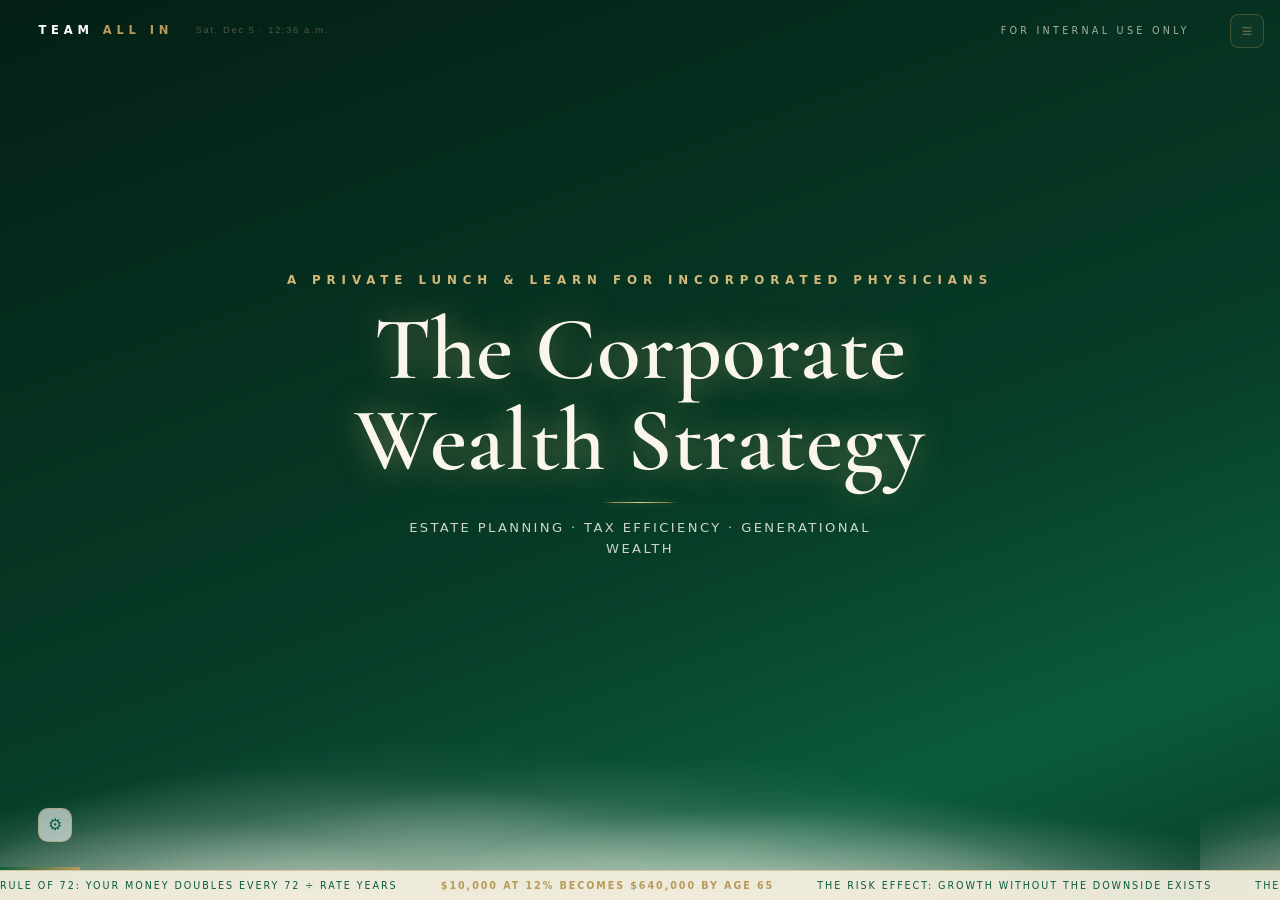
<file: index.html>
<!DOCTYPE html>
<html lang="en">
<head>
<meta charset="UTF-8">
<meta name="viewport" content="width=device-width, initial-scale=1.0">
<title>Team ALL IN · Corporate Wealth Strategy</title>
<style>
@font-face{font-family:'Montserrat';font-style:normal;font-weight:600 700;font-display:swap;src:url([data-uri]) format('woff2');}

@font-face{font-family:'Cormorant Garamond';font-style:normal;font-weight:500 700;font-display:swap;src:url([data-uri]) format('woff2');}
@font-face{font-family:'Cormorant Garamond';font-style:italic;font-weight:500 700;font-display:swap;src:url([data-uri]) format('woff2');}




/* ============ TEAM ALL IN — EMERALD & IVORY DECK ============ */
:root{
  --ivory:#FAF6EC;
  --ivory-deep:#F3EDDD;
  --emerald:#0B5C3D;
  --emerald-deep:#073D28;
  --emerald-bright:#127A52;
  --gold:#B89A5A;
  --gold-bright:#D4B878;
  --ink:#1A1A18;
  --muted:#6E6A5E;
  --red:#9C3A2E;
}
*{margin:0;padding:0;box-sizing:border-box;}
html,body{height:100%;overflow:hidden;background:var(--ivory);}
body{
  font-family:"Avenir Next","Avenir","Century Gothic","Futura","Segoe UI",system-ui,sans-serif;
  color:var(--ink);
  -webkit-font-smoothing:antialiased;
}
.serif{font-family:"Cormorant Garamond","Didot","Cochin",Georgia,"Times New Roman",serif;letter-spacing:.005em;}

/* textured ivory background */
.deck{position:fixed;inset:0;}
.deck::before{
  content:"";position:absolute;inset:0;pointer-events:none;z-index:0;
  background:
    radial-gradient(ellipse 118% 118% at 50% 40%, transparent 58%, rgba(11,22,15,.14) 100%),
    radial-gradient(ellipse at 20% 8%, rgba(184,154,90,.08), transparent 55%),
    radial-gradient(ellipse at 85% 92%, rgba(11,92,61,.06), transparent 50%),
    url("data:image/svg+xml,%3Csvg xmlns='http://www.w3.org/2000/svg' width='180' height='180'%3E%3Cfilter id='n'%3E%3CfeTurbulence type='fractalNoise' baseFrequency='0.9' numOctaves='2'/%3E%3CfeColorMatrix values='0 0 0 0 0.45 0 0 0 0 0.42 0 0 0 0 0.34 0 0 0 0.045 0'/%3E%3C/filter%3E%3Crect width='180' height='180' filter='url(%23n)'/%3E%3C/svg%3E");
}

/* ============ SLIDE FRAME ============ */
.slide{contain:layout style;
  position:absolute;inset:0;z-index:1;
  display:flex;flex-direction:column;justify-content:center;align-items:center;
  padding:4.5cqh 4.5cqw 12cqh;
  opacity:0;visibility:hidden;transform:translateY(10px) scale(var(--z,1));transform-origin:center center;
  transition:opacity .72s cubic-bezier(.16,1,.3,1), transform .72s cubic-bezier(.16,1,.3,1), visibility .72s;
}
.slide.active{opacity:1;visibility:visible;transform:translateY(0) scale(var(--z,1));}
/* perf: freeze every animation on slides that are not on screen */
.slide:not(.active) *,
.slide:not(.active) *::before,
.slide:not(.active) *::after{animation-play-state:paused !important;}

/* persistent chrome */
.chrome{position:fixed;left:0;right:0;z-index:50;pointer-events:none;
  display:flex;justify-content:space-between;align-items:center;padding:0 3cqw;}
.chrome.top{top:2.6cqh;}
.chrome.bottom{bottom:4.4cqh;visibility:hidden;}
.brand{font-size:.72rem;letter-spacing:.42em;text-transform:uppercase;color:var(--emerald);font-weight:600;}
.brand b{color:var(--gold);font-weight:700;}
.internal{font-size:.6rem;letter-spacing:.34em;text-transform:uppercase;color:var(--muted);margin-right:52px;}
.pageno{font-size:.62rem;letter-spacing:.2em;color:var(--muted);font-variant-numeric:tabular-nums;}
.progress{position:fixed;bottom:30px;left:0;height:3px;background:linear-gradient(90deg,var(--emerald),var(--gold));width:0;z-index:60;transition:width .5s ease;}

/* hairline rules */
.rule-gold{width:74px;height:1.5px;background:linear-gradient(90deg,transparent,#8a6d2f 14%,#EBD08E 50%,#8a6d2f 86%,transparent);margin:1.7cqh auto;box-shadow:0 0 6px rgba(235,208,142,.4);}

/* ============ TYPE ============ */
.kicker{font-size:.74rem;letter-spacing:.5em;text-transform:uppercase;color:var(--gold);font-weight:600;margin-bottom:1.8cqh;text-align:center;}
h1.title{font-family:"Cormorant Garamond",Georgia,serif;font-size:clamp(2.5rem,5.9cqw,5rem);font-weight:600;line-height:1.02;letter-spacing:.005em;color:var(--emerald-deep);text-align:center;position:relative;z-index:2;}
h2.head{font-family:"Cormorant Garamond",Georgia,serif;font-size:clamp(1.9rem,4.1cqw,3.4rem);font-weight:600;line-height:1.05;letter-spacing:.005em;color:var(--emerald-deep);text-align:center;margin-bottom:1.2cqh;}
.sub{font-size:clamp(.9rem,1.3cqw,1.15rem);color:var(--muted);text-align:center;max-width:62ch;line-height:1.55;}
.tagline{font-style:italic;color:var(--emerald);font-size:clamp(1rem,1.7cqw,1.5rem);text-align:center;}
.serif.tagline{letter-spacing:.01em;}

/* ============ FRAGMENTS (staged reveals) ============ */
.frag{opacity:0;transform:translateY(18px);transition:opacity .7s cubic-bezier(.22,.61,.36,1),transform .7s cubic-bezier(.22,.61,.36,1);}
.frag.on{opacity:1;transform:none;}
.frag.zoom{transform:scale(.92);}
.frag.zoom.on{transform:scale(1);}

/* ============ CARDS / GRIDS ============ */
.cards{display:flex;gap:1.6cqw;justify-content:center;align-items:stretch;width:100%;}
.card{
  background:rgba(255,255,255,.55);border:1px solid rgba(184,154,90,.35);
  border-radius:14px;padding:3cqh 1.8cqw;flex:1;max-width:24cqw;
  box-shadow:0 30px 60px -30px rgba(7,61,40,.32), 0 6px 16px -10px rgba(7,61,40,.18), inset 0 1px 0 rgba(255,255,255,.65), inset 0 -1px 0 rgba(7,61,40,.06);
  text-align:center;
  position:relative;
}
/* breathing gold border glow once revealed — opacity-only pseudo layer (GPU friendly) */
.card::before{
  content:"";position:absolute;inset:-1px;border-radius:14px;pointer-events:none;
  border:1px solid rgba(212,184,120,.85);
  box-shadow:0 0 24px rgba(212,184,120,.5), inset 0 1px 0 rgba(255,255,255,.4);
  opacity:0;
}
.active .card::before{will-change:opacity;}
@keyframes cardGlow{0%,100%{opacity:0;}50%{opacity:1;}}
.active .card::before{animation:cardGlow 3.6s ease-in-out 1.1s infinite;}
.active .card:nth-child(2)::before{animation-delay:1.7s;}
.active .card:nth-child(3)::before{animation-delay:2.3s;}
.card .num{font-family:'Cormorant Garamond',Georgia,serif;font-size:2.4rem;color:var(--gold);line-height:1;}
.card h3{font-size:clamp(.95rem,1.45cqw,1.3rem);color:var(--emerald-deep);margin:1.2cqh 0 .8cqh;font-weight:600;}
.card p{font-size:clamp(.72rem,1cqw,.95rem);color:var(--muted);line-height:1.5;}
.card.em{background:linear-gradient(160deg,var(--emerald),var(--emerald-deep));border-color:var(--emerald-deep);}
.card.em h3,.card.em .num{color:var(--ivory);}
.card.em .num{color:var(--gold-bright);}
.card.em p{color:rgba(250,246,236,.78);}

/* question list (slide 1) */
.qlist{display:flex;flex-direction:column;gap:2.6cqh;max-width:880px;width:100%;}
.qrow{display:flex;align-items:center;gap:2cqw;}
.qrow .qnum{font-family:'Cormorant Garamond',Georgia,serif;font-size:2.6rem;color:var(--gold);min-width:64px;text-align:right;line-height:1;}
.qrow p{font-size:clamp(1rem,1.7cqw,1.45rem);color:var(--ink);line-height:1.4;}

/* ============ CHARTS ============ */
.chartwrap{width:100%;display:flex;justify-content:center;}
svg.chart{max-width:100%;height:auto;overflow:visible;}
.axis{stroke:#C9C2AE;stroke-width:1.5;}
.gridline{stroke:#E2DCC8;stroke-width:1;}
.lbl{font-family:"Avenir Next","Segoe UI",sans-serif;fill:var(--muted);font-size:15px;}
.lbl.big{font-size:19px;fill:var(--ink);font-weight:600;}
.lbl.em{fill:var(--emerald);font-weight:700;}
.lbl.gd{fill:var(--gold);font-weight:700;}
.lbl.rd{fill:var(--red);font-weight:700;}

/* line draw animation — easeOutCubic so the JS lead-glow dot can track the tip exactly */
.draw{stroke-dasharray:var(--len,2400);stroke-dashoffset:var(--len,2400);}
.aiorev .frag.on .draw{animation:draw 1.8s cubic-bezier(0.33,1,0.68,1) forwards;}
.aiorev .frag.on .draw.throb{animation:draw 1.8s cubic-bezier(0.33,1,0.68,1) forwards, throbLine 2.2s ease-in-out 4s infinite;}
.active .play .draw, .play.on .draw{animation:draw 4s cubic-bezier(0.33,1,0.68,1) forwards;}
@keyframes draw{to{stroke-dashoffset:0;}}
.draw.d2{animation-delay:.5s !important;}
.draw.d3{animation-delay:1s !important;}
/* throbbing variant: line keeps pulsing after it finishes drawing */
.active .play .draw.throb, .play.on .draw.throb{
  animation:draw 4s cubic-bezier(0.33,1,0.68,1) forwards, throbLine 2.2s ease-in-out 5.4s infinite;}
@keyframes throbLine{
  0%,100%{stroke-opacity:.55;}
  50%{stroke-opacity:1;}
}
/* lead glow dot (created by JS, rides the drawing tip) */
.leaddot{pointer-events:none;opacity:0;}
/* ============ 7 KEY NEEDS ORBIT GLOW ============ */
.needNode{transition:transform .6s cubic-bezier(.34,1.3,.5,1),opacity .6s ease;}
.frag.on .needNode,.active .frag .needNode{transform:translateY(-6px);opacity:1;}
.frag:not(.on) .needNode{opacity:.82;}
.orbitRing{transform-box:fill-box;transform-origin:center;opacity:0;animation:none;}
.frag.on .orbitRing,.active .frag .orbitRing{opacity:1;animation:orbitSpin 8s linear infinite;will-change:transform;}
@keyframes orbitSpin{from{transform:rotate(0deg);}to{transform:rotate(360deg);}}
/* corporation center ring: strong gold pulse */
.active .corpRing{animation:corpPulse 3s ease-in-out infinite;}
@keyframes corpPulse{
  0%,100%{stroke-opacity:.75;stroke-width:1.5;}
  50%{stroke-opacity:1;stroke-width:3;}
}
/* coloured panel pulsing borders (for/against slide) */
.panelGlowG,.panelGlowR{position:relative;}
.panelGlowG::before,.panelGlowR::before{content:"";position:absolute;inset:-1.5px;border-radius:16px;pointer-events:none;opacity:0;}
.panelGlowG::before{border:2px solid rgba(18,122,82,.9);box-shadow:0 0 26px rgba(18,122,82,.55), inset 0 0 14px rgba(18,122,82,.15);}
.panelGlowR::before{border:2px solid rgba(156,58,46,.9);box-shadow:0 0 26px rgba(156,58,46,.5), inset 0 0 12px rgba(156,58,46,.12);}
@keyframes panelGlowAnim{0%,100%{opacity:0;}50%{opacity:1;}}
.active .panelGlowG::before,.active .panelGlowR::before{animation:panelGlowAnim 3s ease-in-out .8s infinite;}
/* red / strong-green card glow variants (two buckets) */
.card.glowR::before{border:1.5px solid rgba(156,58,46,.85);box-shadow:0 0 26px rgba(156,58,46,.55), inset 0 1px 0 rgba(255,255,255,.3);}
.card.glowG::before,.card.em::before{border:2px solid rgba(22,140,94,.95);box-shadow:0 0 36px rgba(22,140,94,.85), inset 0 1px 0 rgba(255,255,255,.3);}
/* pulsing green glow for key SVG boxes (CDA, Tax Free, Whole Life) */
.pulseBoxG{animation:boxPulseG 3.2s ease-in-out 3.4s infinite;}
.glowUnder{opacity:0;}
.active .glowUnder{animation:glowUnderAnim 3.2s ease-in-out 3.4s infinite;}
@keyframes glowUnderAnim{0%,100%{opacity:.12;}50%{opacity:.95;}}
@keyframes boxPulseG{
  0%,100%{opacity:.88;}
  50%{opacity:1;}
}
/* ============ TABLE OF CONTENTS ============ */
#tocBtn{position:fixed;top:14px;right:16px;z-index:90;width:34px;height:34px;border-radius:8px;
  background:rgba(11,92,61,.08);border:1px solid rgba(184,154,90,.55);color:#B89A5A;
  font-size:18px;line-height:1;cursor:pointer;opacity:.55;transition:opacity .25s,background .25s;}
#tocBtn:hover{opacity:1;background:rgba(184,154,90,.15);}
body.dark #tocBtn{background:rgba(250,246,236,.06);}
#tocList{position:fixed;top:54px;right:16px;z-index:90;width:300px;max-height:72vh;overflow-y:auto;
  background:rgba(250,246,236,.97);border:1px solid rgba(184,154,90,.55);border-radius:12px;
  box-shadow:0 20px 50px -18px rgba(7,61,40,.45);padding:6px;display:none;}
#tocList.open{display:block;}
#tocList a{display:block;padding:7px 12px;border-radius:8px;font-size:.78rem;color:#073D28;
  text-decoration:none;cursor:pointer;letter-spacing:.02em;}
#tocList a:hover{background:rgba(184,154,90,.18);}
#tocList a.cur{background:rgba(11,92,61,.12);font-weight:700;}
#tocList a b{color:#B89A5A;font-weight:700;margin-right:8px;}

/* liquid fill for dollar circles: rises from bottom with a soft settle */
.liquid{transform:translateY(216px);}
.active .play .liquid{animation:liquidFill 2.2s cubic-bezier(.34,1.18,.45,1) var(--ld,.4s) forwards;}
@keyframes liquidFill{from{transform:translateY(216px);}to{transform:translateY(var(--fy,108px));}}

/* gold number shimmer after count-up completes */
.shimmer{background:linear-gradient(100deg,currentColor 38%,#F5E3B8 50%,currentColor 62%);
  background-size:220% 100%;-webkit-background-clip:text;background-clip:text;
  -webkit-text-fill-color:transparent;animation:numShim 2.4s ease-in-out 2;}
@keyframes numShim{from{background-position:120% 0;}to{background-position:-120% 0;}}
/* CDA bucket: grows while coins fall in, then glows with wealth */
.bucketG{transform-origin:55px 92px;}
.frag.on .bucketG{animation:bucketGrow 3s cubic-bezier(.34,1.3,.5,1) forwards;}
@keyframes bucketGrow{0%{transform:scale(.78);}100%{transform:scale(1.06);}}
.bucketHalo{opacity:0;}
.frag.on .bucketHalo{animation:bucketGlow 3.2s ease-in-out 3s infinite;}
@keyframes bucketGlow{
  0%,100%{opacity:.15;}
  50%{opacity:1;}
}
.coin{opacity:0;}
.frag.on .coin{animation:coinFall 1s cubic-bezier(.45,.05,.8,1) var(--cd,0s) 3;}
@keyframes coinFall{
  0%{transform:translateY(0);opacity:0;}
  12%{opacity:1;}
  82%{opacity:1;}
  100%{transform:translateY(82px);opacity:0;}
}
/* dollar circle coin animations: synced to the liquid fill window, then stop */
.dcoin{opacity:0;}
.active .play .dcoin{animation:dCoinIn 1.1s cubic-bezier(.4,.6,.5,1) var(--dc,0s) 2;}
.active .play .dcoin.out{animation:dCoinOut 1.1s cubic-bezier(.35,.5,.5,1) var(--dc,0s) 2;}
@keyframes dCoinIn{0%{transform:translateY(0);opacity:0;}8%{opacity:.9;}70%{opacity:.85;}100%{transform:translateY(140px);opacity:0;}}
@keyframes dCoinOut{0%{transform:translateY(0);opacity:0;}8%{opacity:.85;}78%{opacity:.6;}93%{opacity:0;}100%{transform:translateY(250px);opacity:0;}}
.fadein{opacity:0;}
.active .play .fadein,.play.on .fadein{animation:fin 1s ease forwards;animation-delay:2.2s;}
@keyframes fin{to{opacity:1;}}

/* bars grow */
.bar{transform:scaleY(0);transform-origin:bottom;}
.active .play .bar,.play.on .bar{animation:grow 1.6s cubic-bezier(.22,.61,.36,1) forwards;}
@keyframes grow{to{transform:scaleY(1);}}
.bar.b2{animation-delay:.35s !important;}
.bar.b3{animation-delay:.7s !important;}
.bar.b4{animation-delay:1.05s !important;}

/* counting numbers */
.count{font-variant-numeric:tabular-nums;}

/* pills */
.pill{display:inline-block;padding:.5em 1.1em;border-radius:999px;font-size:clamp(.68rem,.95cqw,.88rem);
  border:1px solid rgba(184,154,90,.4);background:rgba(255,255,255,.5);color:var(--ink);margin:.25em;}

/* check / cross table */
table.vs{border-collapse:collapse;width:min(960px,88cqw);background:rgba(255,255,255,.5);border-radius:14px;overflow:hidden;box-shadow:0 18px 40px -22px rgba(7,61,40,.25);}
table.vs th,table.vs td{padding:1.6cqh 1.4cqw;font-size:clamp(.75rem,1.15cqw,1.05rem);text-align:center;border-bottom:1px solid rgba(184,154,90,.25);}
table.vs th{background:var(--emerald);color:var(--ivory);font-weight:600;letter-spacing:.06em;}
table.vs td:first-child{text-align:left;color:var(--ink);font-weight:500;}
.ok{color:var(--emerald-bright);font-weight:700;font-size:1.15em;}
.no{color:var(--red);font-weight:700;font-size:1.15em;}

/* footer note */
.note{position:absolute;bottom:7cqh;left:0;right:0;text-align:center;font-size:.62rem;color:var(--muted);letter-spacing:.08em;}

/* ============ SMOKE LIVE BACKGROUND ============ */
.livebg{position:absolute;inset:0;overflow:hidden;pointer-events:none;z-index:-1;
  background:linear-gradient(160deg,#041f14 0%,#062e1e 28%,#073D28 58%,#0B5C3D 82%,#073D28 100%);}
/* rolling stage fog: wide repeating cloud banks drifting horizontally along the floor */
.livebg i{
  position:absolute;left:-1200px;width:calc(100% + 2400px);
  background-repeat:repeat-x;will-change:transform,opacity;
  animation:fogroll var(--ft,80s) linear infinite, fogbreathe var(--fb,13s) ease-in-out infinite alternate;
}
@keyframes fogroll{to{transform:translateX(var(--fd,1200px));}}
@keyframes fogbreathe{from{opacity:var(--fo,.5);}to{opacity:calc(var(--fo,.5)*.55);}}
.livebg i:nth-child(1){height:34cqh;bottom:-6cqh;--ft:75s;--fb:11s;--fd:1200px;--fo:.55;
  background-image:radial-gradient(ellipse 55% 90% at 25% 100%,rgba(250,246,236,.5) 0%,transparent 68%),radial-gradient(ellipse 45% 75% at 72% 100%,rgba(250,246,236,.34) 0%,transparent 70%);
  background-size:1200px 100%;}
.livebg i:nth-child(2){height:26cqh;bottom:-4cqh;--ft:48s;--fb:9s;--fd:-1200px;--fo:.42;
  background-image:radial-gradient(ellipse 50% 95% at 40% 100%,rgba(250,246,236,.46) 0%,transparent 66%),radial-gradient(ellipse 38% 70% at 85% 100%,rgba(250,246,236,.3) 0%,transparent 72%);
  background-size:1200px 100%;}
.livebg i:nth-child(3){height:44cqh;bottom:-10cqh;--ft:110s;--fb:16s;--fd:1200px;--fo:.34;
  background-image:radial-gradient(ellipse 60% 85% at 55% 100%,rgba(250,246,236,.38) 0%,transparent 70%),radial-gradient(ellipse 42% 65% at 8% 100%,rgba(250,246,236,.26) 0%,transparent 74%);
  background-size:1200px 100%;}
.livebg i:nth-child(4){height:19cqh;bottom:-2cqh;--ft:34s;--fb:7.5s;--fd:-1200px;--fo:.5;
  background-image:radial-gradient(ellipse 44% 100% at 62% 100%,rgba(250,246,236,.52) 0%,transparent 64%),radial-gradient(ellipse 34% 80% at 15% 100%,rgba(250,246,236,.36) 0%,transparent 70%);
  background-size:1200px 100%;}
.livebg i:nth-child(5){height:56cqh;bottom:-14cqh;--ft:150s;--fb:21s;--fd:1200px;--fo:.2;
  background-image:radial-gradient(ellipse 65% 80% at 35% 100%,rgba(250,246,236,.3) 0%,transparent 72%),radial-gradient(ellipse 50% 60% at 80% 100%,rgba(250,246,236,.2) 0%,transparent 76%);
  background-size:1200px 100%;}
.livebg i:nth-child(n+6){display:none;}
/* gold dust embers floating on dark title slides */
.dust{position:absolute;inset:0;overflow:hidden;pointer-events:none;z-index:-1;}
.dust b{position:absolute;bottom:-2cqh;width:5px;height:5px;border-radius:50%;
  background:radial-gradient(circle,rgba(244,221,168,.95) 0%,rgba(212,184,120,.4) 55%,transparent 75%);
  opacity:0;
  animation:dustrise var(--dt,16s) linear var(--dd,0s) infinite, dusttwinkle 2.6s ease-in-out var(--dd,0s) infinite alternate;}
@keyframes dustrise{
  0%{transform:translate(0,0) ;opacity:0;}
  8%{opacity:var(--do,.7);}
  85%{opacity:calc(var(--do,.7)*.5);}
  100%{transform:translate(var(--dx,3cqw),-104cqh);opacity:0;}}
@keyframes dusttwinkle{from{opacity:var(--do,.7);}to{opacity:calc(var(--do,.7)*.35);}}
.dust b:nth-child(1){left:8%;--dt:17s;--dd:0s;--dx:4cqw;--do:.75;}
.dust b:nth-child(2){left:18%;width:3px;height:3px;--dt:23s;--dd:3s;--dx:-3cqw;--do:.55;}
.dust b:nth-child(3){left:29%;--dt:14s;--dd:6s;--dx:5cqw;--do:.7;}
.dust b:nth-child(4){left:38%;width:4px;height:4px;--dt:26s;--dd:1.5s;--dx:-2cqw;--do:.5;}
.dust b:nth-child(5){left:49%;width:3px;height:3px;--dt:19s;--dd:9s;--dx:3cqw;--do:.65;}
.dust b:nth-child(6){left:58%;--dt:15s;--dd:4.5s;--dx:-4cqw;--do:.75;}
.dust b:nth-child(7){left:67%;width:4px;height:4px;--dt:24s;--dd:11s;--dx:2cqw;--do:.5;}
.dust b:nth-child(8){left:76%;width:3px;height:3px;--dt:18s;--dd:7s;--dx:5cqw;--do:.6;}
.dust b:nth-child(9){left:85%;--dt:21s;--dd:2s;--dx:-3cqw;--do:.7;}
.dust b:nth-child(10){left:93%;width:3px;height:3px;--dt:16s;--dd:12.5s;--dx:-2cqw;--do:.55;}
.dust b:nth-child(11){left:13%;width:4px;height:4px;--dt:28s;--dd:14s;--dx:6cqw;--do:.45;}
.dust b:nth-child(12){left:63%;width:3px;height:3px;--dt:20s;--dd:16s;--dx:-5cqw;--do:.6;}

/* ============ FACT TICKER ============ */
.ticker{position:fixed;left:0;right:0;bottom:0;height:30px;z-index:66;overflow:hidden;
  background:rgba(243,237,221,.94);border-top:1px solid rgba(184,154,90,.45);
  display:flex;align-items:center;}
.ticker .tk{display:inline-flex;gap:0;white-space:nowrap;will-change:transform;
  animation:tick 195s linear infinite;}
.ticker span{font-size:.6rem;letter-spacing:.2em;text-transform:uppercase;color:var(--emerald);padding-right:4.5em;}
.ticker span b{color:var(--gold);font-weight:700;}
@keyframes tick{from{transform:translateX(0)}to{transform:translateX(-50%)}}

/* ============ SETTINGS BUTTON ============ */
#settingsBtn{position:fixed;left:3vw;bottom:6.4vh;z-index:70;
  width:34px;height:34px;border-radius:10px;
  background:rgba(255,255,255,.6);border:1px solid rgba(184,154,90,.5);
  color:var(--emerald);font-size:1rem;line-height:1;cursor:pointer;
  transition:background .2s,color .2s,transform .3s;}
#settingsBtn:hover{background:var(--emerald);color:var(--ivory);}
#settingsBtn.open{transform:rotate(60deg);}
#settingsMenu{position:fixed;left:3vw;bottom:calc(6.4vh + 46px);z-index:70;
  width:218px;background:rgba(250,246,236,.97);
  border:1px solid rgba(184,154,90,.45);border-radius:12px;
  box-shadow:0 16px 48px -14px rgba(7,61,40,.35);
  padding:6px;display:none;transform-origin:bottom left;
  transform:scale(.94);opacity:0;transition:opacity .18s,transform .18s;}
#settingsMenu.open{display:block;animation:settingsIn .18s ease forwards;}
@keyframes settingsIn{from{opacity:0;transform:scale(.94) translateY(6px);}to{opacity:1;transform:scale(1) translateY(0);}}
.smItem{display:flex;align-items:center;gap:10px;padding:9px 12px;border-radius:8px;
  font-size:.78rem;letter-spacing:.03em;color:#073D28;cursor:pointer;
  transition:background .15s,color .15s;user-select:none;}
.smItem:hover{background:rgba(11,92,61,.1);}
.smItem svg{flex-shrink:0;opacity:.75;}
.smDivider{height:1px;background:rgba(184,154,90,.28);margin:4px 0;}
/* dark-mode toggle pill */
.smToggle{margin-left:auto;width:36px;height:20px;border-radius:10px;
  background:rgba(184,154,90,.28);position:relative;transition:background .25s;}
.smToggle::after{content:"";position:absolute;top:3px;left:3px;width:14px;height:14px;
  border-radius:50%;background:#B89A5A;transition:left .25s,background .25s;}
/* zoom stepper in settings menu */
.zoomCtl{margin-left:auto;display:flex;align-items:center;gap:8px;}
.zoomCtl button{width:24px;height:24px;border-radius:6px;border:1px solid rgba(184,154,90,.55);
  background:rgba(184,154,90,.12);color:inherit;font-size:15px;line-height:1;cursor:pointer;
  display:flex;align-items:center;justify-content:center;transition:background .2s;}
.zoomCtl button:hover{background:rgba(184,154,90,.28);}
.zoomCtl #smZoomVal{min-width:44px;text-align:center;font-size:.78rem;font-variant-numeric:tabular-nums;font-weight:700;}
body.darkMode .zoomCtl button{border-color:rgba(184,154,90,.5);background:rgba(212,184,120,.12);}

/* ============================================================
   FULL DARK MODE
   Strategy: override CSS vars first (handles most css-var
   references automatically), then patch hardcoded hex values
   in SVG, then handle specific structural elements.
   ============================================================ */
body.darkMode{
  --ink:        #EDE8D8;
  --muted:      #8C8880;
  --emerald-deep:#EDE8D8;
  --emerald:    #5EC884;
  --emerald-bright:#72E09A;
  background:   #111A14;
}

/* ── Page / slide backgrounds ─────────────────────────────── */
body.darkMode html,
body.darkMode body { background: #111A14; }
/* slide backgrounds — keep ivory var intact for text, darken slide backgrounds */
body.darkMode .slide { background: transparent; }
body.darkMode .livebg:not(.lite) { background: #111A14 !important; }
body.darkMode .deck::before {
  background:
    radial-gradient(ellipse at 20% 10%, rgba(94,200,132,.04), transparent 55%),
    radial-gradient(ellipse at 85% 90%, rgba(212,184,120,.04), transparent 50%);
}

/* ── Chrome & UI fixtures ─────────────────────────────────── */
body.darkMode .brand         { color: #EDE8D8; }
body.darkMode .brand b       { color: var(--gold-bright); }
body.darkMode .internal,
body.darkMode .pageno,
body.darkMode #clock         { color: rgba(237,232,216,.45); }
body.darkMode .progress      { background: linear-gradient(90deg,#5EC884,var(--gold)); }
body.darkMode .ticker        { background: rgba(10,22,15,.92); border-top-color: rgba(184,154,90,.3); }
body.darkMode .ticker span   { color: #5EC884; }

/* ── Typography ───────────────────────────────────────────── */
body.darkMode h1.title,
body.darkMode h2.head        { color: #EDE8D8; }
body.darkMode .sub           { color: #8C8880; }
body.darkMode .tagline       { color: #D4B878; }
body.darkMode .kicker        { color: var(--gold-bright); }
body.darkMode .note          { color: #5A5650; }
body.darkMode .qrow p        { color: #D4CFC0; }
body.darkMode .rule-gold     { background: linear-gradient(90deg,var(--gold-bright),transparent); }

/* ── Cards ────────────────────────────────────────────────── */
body.darkMode .card {
  background: rgba(255,255,255,.05);
  border-color: rgba(184,154,90,.22);
  box-shadow: 0 18px 40px -22px rgba(0,0,0,.6), inset 0 1px 0 rgba(255,255,255,.05);
  color: #D4CFC0;
}
body.darkMode .card h3  { color: #C8E8D4; }
body.darkMode .card p   { color: #8C8880; }
body.darkMode .card .num{ color: var(--gold-bright); }
body.darkMode .card::before {
  border-color: rgba(212,184,120,.55);
  box-shadow: 0 0 22px rgba(212,184,120,.38), inset 0 1px 0 rgba(255,255,255,.06);
}
body.darkMode .card.glowR::before {
  border-color: rgba(156,58,46,.8);
  box-shadow: 0 0 26px rgba(156,58,46,.55), inset 0 1px 0 rgba(255,255,255,.06);
}
body.darkMode .card.glowG::before,
body.darkMode .card.em::before {
  border-color: rgba(22,140,94,.9);
  box-shadow: 0 0 32px rgba(22,140,94,.7), inset 0 1px 0 rgba(255,255,255,.06);
}

/* ── Pills ────────────────────────────────────────────────── */
body.darkMode .pill {
  background: rgba(255,255,255,.06);
  border-color: rgba(184,154,90,.28);
  color: #C8E8D4;
}

/* ── Question list ────────────────────────────────────────── */
body.darkMode .qnum { color: var(--gold-bright); }

/* ── Table ────────────────────────────────────────────────── */
body.darkMode table.vs {
  background: rgba(255,255,255,.04);
  border-color: rgba(184,154,90,.2);
}
body.darkMode table.vs th    { background: #0B5C3D; }
body.darkMode table.vs td    { border-bottom-color: rgba(184,154,90,.15); }
body.darkMode table.vs td:first-child { color: #D4CFC0; }

/* ── Livebg lite (ivory section dividers) ─────────────────── */
body.darkMode .livebg.lite {
  background: linear-gradient(155deg,#111A14 0%,#0D1510 45%,#111A14 100%) !important;
}
/* keep the green fog but lift opacity slightly for atmosphere */
body.darkMode .livebg.lite i { opacity: .55 !important; }

/* ── For/Against panels ───────────────────────────────────── */
body.darkMode .panelGlowR { background: rgba(156,58,46,.12) !important; border-color: rgba(156,58,46,.4) !important; }
body.darkMode .panelGlowG { background: rgba(18,122,82,.1) !important; border-color: rgba(18,122,82,.35) !important; }
body.darkMode [style*="color:#9C3A2E"]  { color: #E07060 !important; }
body.darkMode [style*="color:var(--red)"]{ color: #E07060 !important; }

/* ── SVG chart elements ───────────────────────────────────── */
body.darkMode .axis    { stroke: rgba(255,255,255,.12); }
body.darkMode .gridline{ stroke: rgba(255,255,255,.07); }
body.darkMode .lbl     { fill: #8C8880; }
body.darkMode .lbl.big { fill: #EDE8D8; }
body.darkMode .lbl.em  { fill: #5EC884; }
body.darkMode .lbl.rd  { fill: #EDE8D8 !important; }
body.darkMode .arc     { opacity: .85; }

/* SVG text with hardcoded dark fills (dark green / grey-green / near-black) */
body.darkMode [style*="fill:#073D28"] { fill: #D4CFC0 !important; }
body.darkMode [style*="fill:#40513F"] { fill: #A8A496 !important; }
body.darkMode [style*="fill:#6E6A5E"] { fill: #8C8880 !important; }
body.darkMode [style*="fill:#1A1A18"] { fill: #EDE8D8 !important; }
body.darkMode [style*="fill:#8B8676"] { fill: #6E6A5E !important; }
/* SVG node circles: white fill → slightly tinted dark */
body.darkMode [fill="rgba(255,255,255,.82)"],
body.darkMode [fill="rgba(255,255,255,.78)"] { fill: rgba(30,48,36,.92) !important; }
/* CDA flow box (white semi-transparent rect) */
body.darkMode [fill="rgba(255,255,255,.6)"],
body.darkMode [fill="rgba(255,255,255,.7)"] { fill: rgba(22,40,28,.85) !important; }

/* SVG rects/elements with very light fills that become invisible on dark */
body.darkMode [fill="rgba(255,255,255,.55)"] { fill: rgba(22,40,28,.7) !important; }
body.darkMode [fill="rgba(255,255,255,.5)"]  { fill: rgba(22,40,28,.7) !important; }
body.darkMode [fill="rgba(255,255,255,.04)"] { fill: rgba(255,255,255,.04) !important; }

/* Bar chart colours – grey bar → red in dark mode */
body.darkMode [fill="#C9C2AE"] { fill: rgba(156,58,46,.75) !important; }

/* CDA / Whole Life boxes → dark forest green in dark mode */
body.darkMode [fill="rgba(250,246,236,.97)"] { fill: rgba(10,40,24,.92) !important; }

/* Value of Your Dollar — brighten circle fills & text for dark mode */
body.darkMode [fill="rgba(156,58,46,.07)"] { fill: rgba(156,58,46,.35) !important; }
body.darkMode [fill="rgba(156,58,46,.28)"] { fill: rgba(156,58,46,.55) !important; }
body.darkMode [fill="rgba(11,92,61,.08)"]  { fill: rgba(11,92,61,.40) !important; }
body.darkMode [fill="rgba(11,92,61,.30)"]  { fill: rgba(11,92,61,.58) !important; }
body.darkMode [style*="fill:#9C3A2E"]      { fill: #E07060 !important; }
body.darkMode [style*="fill:#0B5C3D"]      { fill: #5EC884 !important; }
body.darkMode [style*="font-style:italic"][style*="fill:#0B5C3D"] { fill: #D4B878 !important; }

/* ── Settings menu ────────────────────────────────────────── */
body.darkMode #settingsMenu   { background: rgba(12,22,16,.97); border-color: rgba(184,154,90,.28); }
body.darkMode .smItem         { color: #D4B878; }
body.darkMode .smItem:hover   { background: rgba(212,184,120,.1); }
body.darkMode #settingsBtn    { background: rgba(237,232,216,.07); color: #D4B878; border-color: rgba(184,154,90,.35); }

/* ── Table of contents ────────────────────────────────────── */
body.darkMode #tocBtn  { background: rgba(237,232,216,.06); color: #B89A5A; }
body.darkMode #tocList {
  background: rgba(12,22,16,.97);
  border-color: rgba(184,154,90,.28);
  box-shadow: 0 20px 50px -18px rgba(0,0,0,.7);
}
body.darkMode #tocList a       { color: #C8E8D4; }
body.darkMode #tocList a:hover { background: rgba(94,200,132,.1); }
body.darkMode #tocList a.cur   { background: rgba(94,200,132,.15); color: #EDE8D8; }
body.darkMode #tocList a b     { color: var(--gold-bright); }

/* HTML inline-style colour overrides (headings, labels) */
body.darkMode [style*="color:var(--emerald-deep)"] { color: #EDE8D8 !important; }
body.darkMode [style*="color:var(--muted)"]        { color: #8C8880 !important; }
body.darkMode [style*="color:var(--ink)"]          { color: #EDE8D8 !important; }
to{box-shadow:0 0 0 12px rgba(11,92,61,0);}}
.hint{position:fixed;right:3cqw;bottom:6.6cqh;z-index:55;font-size:.6rem;letter-spacing:.25em;text-transform:uppercase;color:var(--muted);opacity:.7;}

/* ivory section title slides — green stage fog */
.livebg.lite{background:linear-gradient(155deg,var(--ivory) 0%,#ede8d8 45%,var(--ivory-deep) 70%,var(--ivory) 100%);}
.livebg.lite i:nth-child(1){background-image:radial-gradient(ellipse 55% 90% at 25% 100%,rgba(11,92,61,.42) 0%,transparent 68%),radial-gradient(ellipse 45% 75% at 72% 100%,rgba(11,92,61,.28) 0%,transparent 70%);}
.livebg.lite i:nth-child(2){background-image:radial-gradient(ellipse 50% 95% at 40% 100%,rgba(11,92,61,.38) 0%,transparent 66%),radial-gradient(ellipse 38% 70% at 85% 100%,rgba(18,122,82,.26) 0%,transparent 72%);}
.livebg.lite i:nth-child(3){background-image:radial-gradient(ellipse 60% 85% at 55% 100%,rgba(18,122,82,.32) 0%,transparent 70%),radial-gradient(ellipse 42% 65% at 8% 100%,rgba(11,92,61,.22) 0%,transparent 74%);}
.livebg.lite i:nth-child(4){background-image:radial-gradient(ellipse 44% 100% at 62% 100%,rgba(11,92,61,.44) 0%,transparent 64%),radial-gradient(ellipse 34% 80% at 15% 100%,rgba(18,122,82,.3) 0%,transparent 70%);}
.livebg.lite i:nth-child(5){background-image:radial-gradient(ellipse 65% 80% at 35% 100%,rgba(11,92,61,.26) 0%,transparent 72%),radial-gradient(ellipse 50% 60% at 80% 100%,rgba(18,122,82,.17) 0%,transparent 76%);}

/* ============ AMBIENT DECK-WIDE SMOKE ============ */
.decksmoke{position:absolute;inset:0;overflow:hidden;pointer-events:none;z-index:0;}
.decksmoke i{
  position:absolute;
  border-radius:44% 56% 50% 42% / 52% 44% 58% 48%;
  filter:blur(28px);opacity:0;
  animation:wisp var(--wt,20s) ease-in var(--wd,0s) infinite;
}
.decksmoke i:nth-child(1){width:80px;height:180px;background:rgba(11,92,61,.10);left:8%;bottom:15%;--wt:20s;--wd:0s;--wx:3cqw;}
.decksmoke i:nth-child(2){width:55px;height:130px;background:rgba(11,92,61,.08);left:30%;bottom:8%;--wt:26s;--wd:7s;--wx:-2cqw;}
.decksmoke i:nth-child(3){width:90px;height:200px;background:rgba(18,122,82,.07);left:54%;bottom:20%;--wt:18s;--wd:3.5s;--wx:4cqw;}
.decksmoke i:nth-child(4){width:65px;height:150px;background:rgba(11,92,61,.09);left:74%;bottom:12%;--wt:23s;--wd:10s;--wx:-3cqw;}
.decksmoke i:nth-child(5){width:50px;height:120px;background:rgba(18,122,82,.07);left:90%;bottom:28%;--wt:16s;--wd:5s;--wx:2cqw;}

/* ============ PIE ARC ANIMATION ============ */
.arc{stroke-dashoffset:220;}
.play.on .arc,.active .play .arc{animation:arcfill 1.6s cubic-bezier(.22,.61,.36,1) forwards;}
@keyframes arcfill{to{stroke-dashoffset:0;}}

/* ============ LASER POINTER ============ */
body.laser *{cursor:none !important;}
#laser{
  position:fixed;pointer-events:none;z-index:9999;
  width:16px;height:16px;border-radius:50%;
  background:rgba(230,0,0,.9);
  box-shadow:0 0 6px 3px rgba(255,60,60,.7),0 0 18px 8px rgba(255,0,0,.3);
  transform:translate(-50%,-50%);
  display:none;
  transition:box-shadow .15s;
}
body.laser #laser{display:block;}


/* ============ REAL CLIENT RESULTS ============ */
.rcgrid{display:grid;grid-template-columns:repeat(4,1fr);gap:1cqw;width:min(1180px,96cqw);margin-top:1cqh;}
.rccard{background:#EEEDEC;border-radius:12px;padding:6px 6px 4px;box-shadow:0 14px 34px -20px rgba(7,61,40,.5);border:1px solid rgba(184,154,90,.35);}
.rctag{text-align:center;font-size:.72rem;font-weight:700;letter-spacing:.12em;text-transform:uppercase;color:#17458F;padding:4px 0 2px;}
.rcstrip{display:flex;align-items:center;gap:2cqw;width:min(1180px,96cqw);margin-top:1.6cqh;
  background:rgba(212,184,120,.1);border:1.5px solid rgba(184,154,90,.5);border-radius:14px;padding:1.1cqh 1.6cqw;}
.rcstatement{flex:0 0 auto;max-width:52%;}
.rcstatement img{display:block;width:100%;max-width:520px;border-radius:8px;box-shadow:0 8px 22px -12px rgba(0,0,0,.45);border:1px solid #d8d5cf;}
.rcnote{font-size:clamp(.95rem,1.5cqw,1.35rem);font-weight:600;color:var(--emerald-deep);}
.rcnote b{color:var(--gold);font-size:1.25em;}
/* dark mode: statement screenshots stay light (they are photos), only chrome adapts */
body.darkMode .rccard{border-color:rgba(184,154,90,.4);}
body.darkMode .rcstrip{background:rgba(212,184,120,.08);border-color:rgba(184,154,90,.4);}
body.darkMode .rcnote{color:#EDE8D8;}


/* ============ NEEDS MET (animated checkmarks) ============ */
.nmgrid{display:flex;flex-wrap:wrap;justify-content:center;gap:1.2cqh 1cqw;width:min(1200px,96cqw);margin-top:1.3cqh;}
.nmcard{display:flex;align-items:center;gap:12px;text-align:left;flex:0 1 268px;max-width:300px;padding:1.35cqh 1cqw;}
.nmcard .nmtext h3{margin:0 0 2px;font-size:clamp(.92rem,1.35cqw,1.15rem);}
.nmcard .nmtext p{margin:0;font-size:clamp(.7rem,1cqw,.88rem);line-height:1.3;}
.nmcheck{flex:0 0 auto;}
.nmcheck .chk{stroke-dasharray:44;stroke-dashoffset:44;}
.frag.on .nmcheck .chk{animation:chkDraw .55s cubic-bezier(.6,.1,.3,1) forwards .15s;}
@keyframes chkDraw{to{stroke-dashoffset:0;}}
.nmcheck .chkhalo{opacity:0;}
.frag.on .nmcheck .chkhalo{animation:chkGlow 2.6s ease-in-out .35s infinite;}
@keyframes chkGlow{0%,100%{opacity:.16;}50%{opacity:.92;}}
body.darkMode .nmcheck .chk{stroke:#5EC884;}
/* ============ BIG STAT SLIDE ============ */
.bignum{font-family:'Cormorant Garamond',Georgia,serif;font-weight:600;color:var(--emerald);line-height:.95;
  font-size:clamp(3.4rem,11cqw,8.8rem);letter-spacing:-.01em;text-align:center;}
.bignum .cur{color:var(--gold);}
.statchips{display:flex;gap:1.4cqw;flex-wrap:wrap;justify-content:center;margin-top:2cqh;width:min(1040px,94cqw);}
.statchip{flex:1 1 260px;max-width:340px;background:rgba(255,255,255,.5);border:1px solid rgba(184,154,90,.4);
  border-radius:14px;padding:1.6cqh 1.4cqw;box-shadow:0 16px 38px -24px rgba(7,61,40,.4);}
.statchip .sc{font-family:'Cormorant Garamond',Georgia,serif;font-weight:700;font-size:clamp(1.5rem,3cqw,2.3rem);color:var(--emerald);}
.statchip .sc.gd{color:var(--gold);}
.statchip p{margin:.4cqh 0 0;font-size:clamp(.72rem,1cqw,.9rem);color:var(--muted);line-height:1.3;}
body.darkMode .statchip{background:rgba(255,255,255,.05);border-color:rgba(184,154,90,.3);}
body.darkMode .statchip p{color:#8C8880;}


/* ============ THANK-YOU QR ============ */
.qrcard{position:relative;margin-top:3cqh;display:inline-flex;flex-direction:column;align-items:center;gap:9px;
  background:#fff;border-radius:16px;padding:15px 15px 11px;box-shadow:0 16px 44px -14px rgba(0,0,0,.6);}
.qrcard img{width:clamp(118px,13.5cqw,160px);height:auto;display:block;border-radius:4px;}
.qrlabel{font-family:sans-serif;font-weight:800;letter-spacing:.3em;font-size:.78rem;color:#0B5C3D;text-transform:uppercase;}
.qrcard::before{content:"";position:absolute;inset:-3px;border-radius:19px;border:2px solid rgba(212,184,120,.9);
  box-shadow:0 0 24px rgba(212,184,120,.6);opacity:0;pointer-events:none;}
.slide.active .qrcard::before{animation:qrGlow 2.6s ease-in-out infinite;}
@keyframes qrGlow{0%,100%{opacity:.25;}50%{opacity:.9;}}


/* ============ ILLUSTRATION HOVER READOUT ============ */
.illusTip{position:absolute;top:2px;left:0;transform:translateX(-50%);z-index:20;pointer-events:none;opacity:0;
  transition:opacity .12s;background:rgba(9,42,28,.96);border:1.5px solid rgba(184,154,90,.7);border-radius:10px;
  padding:8px 12px;box-shadow:0 12px 30px -12px rgba(0,0,0,.6);white-space:nowrap;text-align:center;}
.illusTip .tAge{font-family:'Cormorant Garamond',Georgia,serif;font-size:.98rem;font-weight:700;color:#FAF6EC;margin-bottom:3px;}
.illusTip .tRow{font-size:.82rem;line-height:1.5;font-variant-numeric:tabular-nums;}
.illusTip .tDB{color:#E3C98F;} .illusTip .tCV{color:#6FE0A0;}
.illusHit:hover{fill:rgba(184,154,90,.05);}
body.darkMode .illusTip{background:rgba(6,26,17,.97);}


/* ============ REFRAME CDA SLIDE ============ */
.reframeCDA .coin{opacity:0;}
.slide.reframeCDA.active .coin{animation:coinDropCDA 1.9s cubic-bezier(.45,.05,.8,1) var(--cd,0s) infinite;}
@keyframes coinDropCDA{0%{transform:translateY(0);opacity:0;}14%{opacity:1;}82%{opacity:1;}100%{transform:translateY(140px);opacity:0;}}
.reframeCDA .cdaHalo{opacity:0;}
.slide.reframeCDA.active .cdaHalo{animation:cdaGlow 2.6s ease-in-out infinite;}
@keyframes cdaGlow{0%,100%{opacity:.18;}50%{opacity:.92;}}




/* ============ GLOWING WORD DUST (title slides) ============ */
.worddust{position:absolute;left:50%;top:20%;transform:translateX(-50%);width:min(1120px,92cqw);height:44%;pointer-events:none;z-index:3;overflow:visible;}
.worddust b{position:absolute;width:5px;height:5px;border-radius:50%;
  background:radial-gradient(circle,rgba(255,244,214,.98),rgba(212,184,120,.55) 52%,transparent 74%);
  box-shadow:0 0 6px 2px rgba(244,221,168,.55);opacity:0;will-change:transform,opacity;
  animation:wdFloat var(--wt,7s) ease-in-out var(--wd,0s) infinite;}
@keyframes wdFloat{
  0%{opacity:0;transform:translate(0,0) scale(.5);}
  18%{opacity:1;}
  50%{opacity:.85;transform:translate(var(--wx,12px),-22px) scale(1.15);}
  82%{opacity:.7;}
  100%{opacity:0;transform:translate(var(--wx2,-10px),-46px) scale(.6);}}
.worddust b:nth-child(1){left:6%;top:44%;--wt:7s;--wd:0s;--wx:14px;--wx2:-6px;}
.worddust b:nth-child(2){left:15%;top:28%;width:4px;height:4px;--wt:8.5s;--wd:1.3s;--wx:-10px;--wx2:8px;}
.worddust b:nth-child(3){left:24%;top:58%;--wt:6.5s;--wd:2.6s;--wx:8px;--wx2:-12px;}
.worddust b:nth-child(4){left:33%;top:34%;width:6px;height:6px;--wt:9s;--wd:.6s;--wx:-14px;--wx2:6px;}
.worddust b:nth-child(5){left:42%;top:52%;width:4px;height:4px;--wt:7.5s;--wd:3.4s;--wx:10px;--wx2:-8px;}
.worddust b:nth-child(6){left:50%;top:26%;--wt:8s;--wd:1.9s;--wx:-8px;--wx2:12px;}
.worddust b:nth-child(7){left:58%;top:56%;width:6px;height:6px;--wt:6.8s;--wd:4.1s;--wx:12px;--wx2:-6px;}
.worddust b:nth-child(8){left:66%;top:32%;--wt:9.5s;--wd:.9s;--wx:-12px;--wx2:10px;}
.worddust b:nth-child(9){left:74%;top:50%;width:4px;height:4px;--wt:7.2s;--wd:2.2s;--wx:8px;--wx2:-10px;}
.worddust b:nth-child(10){left:82%;top:30%;--wt:8.2s;--wd:3.7s;--wx:-10px;--wx2:8px;}
.worddust b:nth-child(11){left:90%;top:54%;width:6px;height:6px;--wt:6.6s;--wd:1.1s;--wx:12px;--wx2:-8px;}
.worddust b:nth-child(12){left:10%;top:60%;width:4px;height:4px;--wt:9.2s;--wd:5s;--wx:-8px;--wx2:10px;}
.worddust b:nth-child(13){left:38%;top:66%;--wt:7.8s;--wd:2.9s;--wx:10px;--wx2:-12px;}
.worddust b:nth-child(14){left:70%;top:64%;width:4px;height:4px;--wt:8.8s;--wd:4.6s;--wx:-12px;--wx2:6px;}




/* ============ PREPARED FOR (personalization) ============ */
.preparedFor{margin-top:1.6cqh;text-align:center;line-height:1.35;}
.preparedFor .pfLabel{display:block;font-size:.62rem;letter-spacing:.34em;text-transform:uppercase;color:var(--gold);opacity:.9;margin-bottom:.4cqh;}
.preparedFor .pfName{font-family:'Montserrat',-apple-system,"Segoe UI",sans-serif;font-weight:700;text-transform:uppercase;
  letter-spacing:.32em;padding-left:.32em;font-size:clamp(1rem,1.75cqw,1.5rem);
  background:linear-gradient(180deg,#EBD08E 0%,#CBA85C 55%,#B0893F 100%);-webkit-background-clip:text;background-clip:text;
  color:#C6A15B;-webkit-text-fill-color:transparent;}
.slide:has(.livebg:not(.lite)) .preparedFor .pfName{color:#C6A15B;}
.slide:has(.livebg:not(.lite)) .preparedFor .pfLabel{color:var(--gold-bright);}
.prepField{margin-left:auto;display:flex;align-items:center;}
.prepField input{width:150px;padding:5px 9px;border-radius:7px;border:1px solid rgba(184,154,90,.55);
  background:rgba(184,154,90,.08);color:inherit;font-size:.8rem;font-family:inherit;outline:none;}
.prepField input:focus{border-color:var(--gold);background:rgba(184,154,90,.14);}
.prepField input::placeholder{color:var(--muted);opacity:.7;}
body.darkMode .prepField input{border-color:rgba(184,154,90,.5);background:rgba(212,184,120,.1);}



/* ============ TITLE GLOW ============ */
@keyframes titleGlow{
  from{opacity:.88;}
  to  {opacity:1;}
}
.slide:has(.livebg:not(.lite)) h1.title{
  text-shadow:0 0 32px rgba(212,184,120,.55),0 2px 10px rgba(7,61,40,.4);
  animation:titleGlow 2.8s ease-in-out infinite alternate;
}

/* text on dark smoke-background slides (not the ivory lite variant) */
.slide:has(.livebg:not(.lite)) .kicker{color:var(--gold-bright);}
.slide:has(.livebg:not(.lite)) h1.title,.slide:has(.livebg:not(.lite)) h2.head{color:var(--ivory);}
.slide:has(.livebg:not(.lite)) .sub{color:rgba(250,246,236,.82);}
.slide:has(.livebg:not(.lite)) .tagline{color:rgba(250,246,236,.88);}
.slide:has(.livebg:not(.lite)) .rule-gold{background:linear-gradient(90deg,transparent,#a5854a 14%,#F0D89A 50%,#a5854a 86%,transparent);opacity:.95;box-shadow:0 0 8px rgba(240,216,154,.45);}

/* chrome on dark slides: TEAM in white for contrast */
body.dark .brand{color:#FFFFFF;}
body.dark .internal,body.dark .pageno,body.dark .hint{color:rgba(250,246,236,.65);}

</style>
<style>
/* ============ RESPONSIVE STAGE ============
   The deck is laid out on a fixed-height canvas (900px tall, width follows
   the screen's aspect ratio between 4:3 and 2.2:1) and scaled to fit, so
   every screen — phone, laptop, projector, TV — shows the same composition.
   Slide sizing uses container units (cqw/cqh) relative to this canvas. */
.deck{position:fixed;inset:auto;left:50%;top:50%;
  width:var(--cw,1440px);height:var(--ch,900px);
  transform:translate(-50%,-50%) scale(var(--fit,1));transform-origin:center center;
  container-type:size;overflow:hidden;}
body.dark:not(.darkMode){background:#052a1b;}
#rotateHint{position:fixed;left:50%;bottom:18px;transform:translateX(-50%);z-index:95;
  display:none;align-items:center;gap:8px;padding:8px 14px;border-radius:999px;
  background:rgba(7,61,40,.92);color:#FAF6EC;font-size:.72rem;letter-spacing:.06em;
  box-shadow:0 10px 30px -10px rgba(0,0,0,.5);pointer-events:none;white-space:nowrap;}
body.portrait #rotateHint{display:flex;}
body.editing #rotateHint{display:none;}

/* ============ EDIT MODE ============ */
body.darkMode #smTogglePill{background:rgba(18,122,82,.65);}
body.darkMode #smTogglePill::after{left:19px;background:#D4B878;}
body.editing #smEditPill{background:rgba(18,122,82,.65);}
body.editing #smEditPill::after{left:19px;background:#D4B878;}

#editBar{position:fixed;top:10px;left:50%;transform:translateX(-50%);z-index:100;
  display:none;align-items:center;gap:6px;padding:6px 8px 6px 14px;max-width:calc(100vw - 110px);
  background:rgba(250,246,236,.97);border:1px solid rgba(184,154,90,.6);border-radius:12px;
  box-shadow:0 16px 40px -14px rgba(7,61,40,.45);
  font-family:"Avenir Next","Segoe UI",system-ui,sans-serif;font-size:.76rem;color:#073D28;}
body.editing #editBar{display:flex;}
#editBar .ebTitle{font-weight:700;letter-spacing:.08em;text-transform:uppercase;font-size:.66rem;color:#B89A5A;white-space:nowrap;}
#editBar .ebSep{width:1px;align-self:stretch;background:rgba(184,154,90,.35);margin:0 4px;}
#editBar .ebNum{min-width:52px;text-align:center;font-variant-numeric:tabular-nums;white-space:nowrap;}
#editBar button{height:28px;min-width:28px;padding:0 10px;border-radius:7px;cursor:pointer;
  border:1px solid rgba(184,154,90,.5);background:rgba(184,154,90,.1);color:#073D28;
  font:inherit;font-size:.74rem;white-space:nowrap;transition:background .15s;}
#editBar button:hover{background:rgba(184,154,90,.28);}
#editBar button.primary{background:#0B5C3D;border-color:#0B5C3D;color:#FAF6EC;}
#editBar button.primary:hover{background:#127A52;}
#editBar .ebStatus{font-size:.66rem;color:#6E6A5E;min-width:44px;white-space:nowrap;}
body.darkMode #editBar{background:rgba(12,22,16,.97);color:#EDE8D8;}
body.darkMode #editBar button{color:#EDE8D8;}
@media (max-width:760px){
  #editBar{top:auto;bottom:10px;flex-wrap:wrap;justify-content:center;max-width:calc(100vw - 20px);}
  #editBar .ebTitle,#editBar .ebStatus{display:none;}
}

body.editing .slide [contenteditable]{outline:1px dashed rgba(184,154,90,.6);outline-offset:3px;border-radius:2px;cursor:text;}
body.editing .slide [contenteditable]:hover{outline-color:#B89A5A;background-color:rgba(212,184,120,.08);}
body.editing .slide [contenteditable]:focus{outline:2px solid #B89A5A;background-color:rgba(212,184,120,.12);}
body.editing .slide svg [data-eid]{cursor:text;}
body.editing .slide svg [data-eid]:hover{filter:drop-shadow(0 0 3px rgba(212,184,120,.95));}
/* keep everything visible and still while editing */
body.editing .slide .frag{opacity:1;transform:none;}
#svgEditInput{position:fixed;z-index:110;display:none;min-width:120px;padding:4px 8px;
  font:600 14px "Avenir Next","Segoe UI",sans-serif;color:#073D28;background:#FFFDF6;
  border:2px solid #B89A5A;border-radius:6px;box-shadow:0 8px 24px -8px rgba(7,61,40,.5);outline:none;}
</style>
<style>
/* two physicians comparison */
.twodocs .tdSame{display:flex;flex-wrap:wrap;justify-content:center;align-items:center;gap:.2em;margin-top:1.6cqh;max-width:1180px;}
.twodocs .tdSameLbl{font-size:.62rem;letter-spacing:.28em;text-transform:uppercase;color:var(--gold);font-weight:700;margin-right:.6em;}
.twodocs .tdSame .pill{font-size:clamp(.66rem,.9cqw,.8rem);padding:.4em 1em;margin:.2em;}
.twodocs .tdRow{display:flex;align-items:stretch;justify-content:center;gap:1.2cqw;margin-top:2cqh;width:min(1180px,92cqw);}
.twodocs .tdCard{flex:1;position:relative;border-radius:16px;padding:2.2cqh 1.8cqw 2cqh;text-align:left;
  box-shadow:0 30px 60px -30px rgba(7,61,40,.32),0 6px 16px -10px rgba(7,61,40,.18);}
.twodocs .tdB{background:rgba(255,255,255,.6);border:1px solid rgba(156,58,46,.35);}
.twodocs .tdS{background:linear-gradient(160deg,var(--emerald),var(--emerald-deep));border:1px solid var(--emerald-deep);color:var(--ivory);}
.twodocs .tdCard::before{content:"";position:absolute;inset:-1.5px;border-radius:16px;pointer-events:none;opacity:0;}
.twodocs .tdB::before{border:2px solid rgba(156,58,46,.85);box-shadow:0 0 26px rgba(156,58,46,.45);}
.twodocs .tdS::before{border:2px solid rgba(22,140,94,.95);box-shadow:0 0 34px rgba(22,140,94,.75);}
.active.twodocs .tdCard.on::before{animation:panelGlowAnim 3.2s ease-in-out 1.6s infinite;}
.twodocs .tdHead{display:flex;align-items:center;gap:14px;margin-bottom:1.4cqh;}
.twodocs .tdAv{width:54px;height:54px;border-radius:50%;flex:0 0 54px;display:flex;align-items:center;justify-content:center;
  font-family:"Cormorant Garamond",Georgia,serif;font-size:1.9rem;font-weight:600;line-height:1;}
.twodocs .tdB .tdAv{background:rgba(156,58,46,.08);border:1.5px solid rgba(156,58,46,.55);color:var(--red);}
.twodocs .tdS .tdAv{background:rgba(212,184,120,.14);border:1.5px solid var(--gold-bright);color:var(--gold-bright);}
.twodocs .tdHead h3{font-size:clamp(1.05rem,1.6cqw,1.4rem);font-weight:700;margin:0;}
.twodocs .tdB h3{color:var(--red);} .twodocs .tdS h3{color:var(--ivory);}
.twodocs .tdTag{font-size:.64rem;letter-spacing:.2em;text-transform:uppercase;font-weight:600;}
.twodocs .tdB .tdTag{color:var(--muted);} .twodocs .tdS .tdTag{color:var(--gold-bright);}
.twodocs .tdBar{display:flex;height:40px;border-radius:9px;overflow:hidden;background:rgba(0,0,0,.06);}
.twodocs .tdS .tdBar{background:rgba(255,255,255,.1);}
.twodocs .tdBar .seg{display:flex;align-items:center;justify-content:center;font-style:normal;width:0;overflow:hidden;white-space:nowrap;
  font-size:clamp(.62rem,.85cqw,.76rem);font-weight:700;letter-spacing:.03em;transition:width 1.4s cubic-bezier(.22,.61,.36,1) .35s;}
.twodocs .tdCard.on .seg{width:var(--w);}
.twodocs .tdS .tdCard.on .seg.wl{transition-delay:.9s;}
.twodocs .tdTax{margin-top:1.8cqh;display:flex;flex-direction:column;gap:1cqh;}
.twodocs .tdTr{display:flex;justify-content:space-between;align-items:baseline;gap:12px;font-size:clamp(.8rem,1.05cqw,.95rem);}
.twodocs .tdTr small{display:block;font-size:.66rem;letter-spacing:.06em;opacity:.7;}
.twodocs .tdTr b{font-family:"Cormorant Garamond",Georgia,serif;font-size:clamp(1.25rem,1.9cqw,1.6rem);font-weight:600;line-height:1;}
.twodocs .tdB .tdTr b{color:var(--red);} .twodocs .tdS .tdTr b{color:var(--ivory);} .twodocs .tdS .tdTr.zero b{color:var(--gold-bright);}
.twodocs .tdB .tdTr{color:var(--ink);} .twodocs .tdS .tdTr{color:rgba(250,246,236,.9);}
.twodocs .tdTbar{height:12px;border-radius:6px;display:flex;overflow:hidden;width:0;transition:width 1.6s cubic-bezier(.22,.61,.36,1) 1s;}
.twodocs .tdCard.on .tdTbar{width:var(--tw);}
.twodocs .tdTbar i{width:var(--sw);}
.twodocs .tdB .tdTbar .life{background:#C98A7F;} .twodocs .tdB .tdTbar .death{background:var(--red);}
.twodocs .tdS .tdTbar .life{background:rgba(250,246,236,.55);} .twodocs .tdS .tdTbar .death{background:rgba(250,246,236,.9);}
.twodocs .tdTotal{display:flex;justify-content:space-between;align-items:baseline;padding-top:.6cqh;}
.twodocs .tdTotal > span{font-size:.68rem;letter-spacing:.22em;text-transform:uppercase;font-weight:700;}
.twodocs .tdTotal b{font-family:"Cormorant Garamond",Georgia,serif;font-size:clamp(1.9rem,3cqw,2.6rem);font-weight:700;line-height:1;}
.twodocs .tdB .tdTotal > span,.twodocs .tdB .tdTotal b{color:var(--red);}
.twodocs .tdS .tdTotal > span,.twodocs .tdS .tdTotal b{color:var(--gold-bright);}
.twodocs .tdDiff{display:flex;align-items:center;gap:16px;margin-top:2.2cqh;padding:1.2cqh 1.8cqw;border-radius:14px;
  background:rgba(255,255,255,.6);border:1px solid rgba(184,154,90,.5);box-shadow:0 18px 40px -22px rgba(7,61,40,.3);}
.twodocs .tdDiff .count{font-family:"Cormorant Garamond",Georgia,serif;font-size:clamp(2rem,3.2cqw,2.8rem);font-weight:700;color:var(--emerald);line-height:1;}
.twodocs .tdDiffTxt{font-size:clamp(.82rem,1.1cqw,1rem);color:var(--ink);max-width:46ch;line-height:1.4;}
body.darkMode .twodocs .tdDiff{background:rgba(255,255,255,.05);}
body.editing .twodocs .tdTbar{width:var(--tw);}
.twodocs .tdB .seg.inv{background:linear-gradient(90deg,#C9BFA6,#B3A88C);color:#3c372c;}
.twodocs .tdS .seg.inv{background:rgba(250,246,236,.85);color:#073D28;}
.twodocs .tdS .seg.wl{background:linear-gradient(90deg,#D4B878,#B89A5A);color:#073D28;border-left:2px solid var(--emerald-deep);}
.twodocs .tdList{list-style:none;margin:2cqh 0 0;padding:0;display:flex;flex-direction:column;gap:1.3cqh;}
.twodocs .tdList li{position:relative;padding-left:34px;font-size:clamp(.8rem,1.08cqw,.98rem);line-height:1.4;}
.twodocs .tdB .tdList li{color:var(--ink);}
.twodocs .tdS .tdList li{color:rgba(250,246,236,.9);font-weight:400;}
.twodocs .tdS .tdList b{color:var(--gold-bright);}
.twodocs .tdB .tdList b{color:var(--red);}
.twodocs .tdList li::before{position:absolute;left:0;top:-1px;width:22px;height:22px;border-radius:50%;display:flex;align-items:center;justify-content:center;font-size:.8rem;font-weight:700;}
.twodocs .tdList li.x::before{content:"\2715";background:rgba(156,58,46,.12);color:var(--red);border:1px solid rgba(156,58,46,.45);}
.twodocs .tdList li.ok::before{content:"\2713";background:rgba(212,184,120,.18);color:var(--gold-bright);border:1px solid rgba(212,184,120,.6);}
.twodocs .tdList li{opacity:0;transform:translateX(-8px);transition:opacity .5s ease,transform .5s ease;}
.twodocs .tdCard.on .tdList li{opacity:1;transform:none;}
.twodocs .tdCard.on .tdList li:nth-child(1){transition-delay:1.2s;}
.twodocs .tdCard.on .tdList li:nth-child(2){transition-delay:1.5s;}
.twodocs .tdCard.on .tdList li:nth-child(3){transition-delay:1.8s;}
.twodocs .tdFoot{margin-top:2.2cqh;padding-top:1.4cqh;font-size:.66rem;letter-spacing:.22em;text-transform:uppercase;font-weight:700;}
.twodocs .tdB .tdFoot{border-top:1px solid rgba(156,58,46,.25);color:var(--red);}
.twodocs .tdS .tdFoot{border-top:1px solid rgba(212,184,120,.35);color:var(--gold-bright);}
.twodocs .tdLost{display:flex;align-items:center;gap:1.6cqw;margin-top:2.2cqh;}
.twodocs .tdRing{width:clamp(110px,10cqw,150px);height:auto;flex:0 0 auto;transform:rotate(-90deg);}
.twodocs .tdRing circle{fill:none;stroke-width:14;}
.twodocs .tdRing .arc{stroke-linecap:round;stroke-dasharray:var(--c);stroke-dashoffset:var(--c);transition:stroke-dashoffset 1.8s cubic-bezier(.22,.61,.36,1) .9s;}
.twodocs .tdCard.on .tdRing .arc,body.editing .twodocs .tdRing .arc{stroke-dashoffset:var(--off);}
.twodocs .bad .trk{stroke:rgba(11,92,61,.18);} .twodocs .bad .arc{stroke:var(--red);}
.twodocs .good .trk{stroke:rgba(250,246,236,.22);} .twodocs .good .arc{stroke:#E8A091;}
.twodocs .tdPct{font-family:"Montserrat","Avenir Next",sans-serif;font-size:clamp(2.6rem,4.6cqw,3.8rem);font-weight:700;line-height:1.05;letter-spacing:-.02em;}
.twodocs .bad .tdPct{color:var(--red);} .twodocs .good .tdPct{color:var(--gold-bright);}
.twodocs .tdLostLbl{font-size:.7rem;letter-spacing:.2em;text-transform:uppercase;font-weight:700;margin-top:1.2cqh;}
.twodocs .bad .tdLostLbl{color:var(--red);} .twodocs .good .tdLostLbl{color:rgba(250,246,236,.85);}
.twodocs .tdKept{font-size:clamp(.82rem,1.1cqw,.98rem);margin-top:.8cqh;}
.twodocs .bad .tdKept{color:var(--muted);} .twodocs .good .tdKept{color:var(--gold-bright);font-weight:600;}
.twodocs .tdVs{align-self:center;flex:0 0 auto;}
.twodocs .note{left:50%;right:auto;transform:translateX(-50%);width:min(980px,80cqw);}
.twodocs .tdVs span{display:flex;width:52px;height:52px;border-radius:50%;align-items:center;justify-content:center;
  background:var(--ivory);border:1.5px solid var(--gold);color:var(--gold);font-family:"Cormorant Garamond",Georgia,serif;font-size:1.25rem;font-weight:700;
  box-shadow:0 8px 20px -8px rgba(7,61,40,.35);}
body.editing .twodocs .tdBar .seg{width:var(--w);}
body.editing .twodocs .tdList li{opacity:1;transform:none;}
body.darkMode .twodocs .tdB{background:rgba(255,255,255,.05);}
body.darkMode .twodocs .tdB .tdList li{color:#D4CFC0;}
body.darkMode .twodocs .tdVs span{background:#111A14;}
</style>
</head>
<body>
<!-- Realistic smoke SVG filter: turbulence displacement breaks smooth blobs into misty wisps -->
<svg aria-hidden="true" style="position:absolute;width:0;height:0;overflow:hidden">
  <defs>
    <filter id="smokeBlur" x="-45%" y="-45%" width="190%" height="190%" color-interpolation-filters="linearRGB">
      <feTurbulence type="fractalNoise" baseFrequency="0.016 0.011" numOctaves="5" seed="4" result="noise"/>
      <feDisplacementMap in="SourceGraphic" in2="noise" scale="70" xChannelSelector="R" yChannelSelector="G" result="displaced"/>
      <feGaussianBlur in="displaced" stdDeviation="22" result="softened"/>
      <feComponentTransfer in="softened"><feFuncA type="gamma" amplitude="1" exponent="1.5" offset="0"/></feComponentTransfer>
    </filter>
  </defs>
</svg>
<div id="laser"></div>
<div class="deck" id="deck">
<div class="decksmoke" aria-hidden="true"><i></i><i></i><i></i><i></i><i></i></div>

<!-- chrome -->
<div class="chrome top">
  <div style="display:flex;align-items:center;gap:1.4rem;"><div class="brand">TEAM <b>ALL IN</b></div><div id="clock" style="font-size:.58rem;letter-spacing:.18em;color:var(--muted);font-variant-numeric:tabular-nums;font-family:sans-serif;opacity:.7;"></div></div>
  <div class="internal">For Internal Use Only</div>
</div>
<div class="chrome bottom">
  <div></div>
  <div class="pageno" id="pageno" style="display:none;"></div>
</div>
<div class="progress" id="progress"></div>
<style>
/* continuous gold-coin stream on the CDA two-bucket slide */
.slide.buckets .frag.on .coin{animation:coinFall 1.5s cubic-bezier(.45,.05,.8,1) var(--cd,0s) infinite !important;}
/* three rules of money: single dense slide */
.slide.threerules{justify-content:center;}
.threerules .trHead{text-align:center;margin-bottom:.6cqh;}
.threerules .tr-row{display:flex;align-items:center;gap:2cqw;width:min(1420px,96cqw);margin:0 auto;padding:1.3cqh 0;border-top:1px solid rgba(184,154,90,.3);}
.threerules .tr-row.first{border-top:none;}
.threerules .tr-label{flex:0 0 224px;display:flex;align-items:center;gap:12px;text-align:left;}
.threerules .tr-num{font-family:'Cormorant Garamond',Georgia,serif;font-size:2.3rem;color:var(--gold);line-height:1;}
.threerules .tr-label h3{font-size:clamp(.95rem,1.4cqw,1.3rem);color:var(--emerald-deep);margin:0 0 3px;font-weight:600;}
.threerules .tr-label .tr-sub{font-size:.72rem;color:var(--muted);line-height:1.3;}
.threerules .tr-viz{flex:1;display:flex;align-items:center;gap:1.6cqw;justify-content:center;}
.threerules .tr-viz.tr-three{justify-content:space-around;gap:1cqw;}
.threerules .tr-mini{display:flex;flex-direction:column;align-items:center;text-align:center;gap:3px;flex:1;max-width:230px;}
.threerules .tr-mini .cap{font-size:clamp(.74rem,1cqw,.95rem);font-weight:600;color:var(--emerald-deep);}
.threerules .tr-mini small{font-size:.62rem;color:var(--muted);line-height:1.25;letter-spacing:.02em;}
.threerules .tr-nums{display:flex;gap:1.6cqw;}
.threerules .tr-nums>div{text-align:center;}
.threerules .tr-nums .big{display:block;font-family:'Cormorant Garamond',Georgia,serif;font-size:clamp(1.4rem,2.2cqw,2rem);line-height:1;}
.threerules .tr-nums .big.red{color:var(--red);}
.threerules .tr-nums .big.em{color:var(--emerald);}
.threerules .tr-nums .capn{font-size:.6rem;color:var(--muted);letter-spacing:.03em;line-height:1.3;display:block;margin-top:3px;}
</style>
<div class="ticker"><div class="tk"><span>Rule of 72: your money doubles every 72 &divide; rate years</span><span><b>$10,000 at 12% becomes $640,000 by age 65</b></span><span>The risk effect: growth without the downside exists</span><span>The tax effect: where your money lives decides what you keep</span><span><b>Income protection &middot; Income replacement &middot; Generational wealth</b></span><span>The CDA pays capital dividends to shareholders tax free</span><span>Unplanned estate exposure can exceed 50%</span><span><b>A $1,000,000 RRSP or RRIF can lose $535,000 to tax at death &middot; TaxForce Canada</b></span><span>Investment income inside a corporation is taxed at 38&frac23;% federally without proper planning &middot; CIBC</span><span><b>Ontario owners face nearly 59% combined tax accessing retained earnings without a strategy &middot; Advisor.ca</b></span><span>$100,000 a year puts $5.91M of protection in force from day one</span><span><b>One whole life policy meets all seven corporate needs</b></span><span>The most expensive decision you can make is to make no decision</span><span>Rule of 72: your money doubles every 72 &divide; rate years</span><span><b>$10,000 at 12% becomes $640,000 by age 65</b></span><span>The risk effect: growth without the downside exists</span><span>The tax effect: where your money lives decides what you keep</span><span><b>Income protection &middot; Income replacement &middot; Generational wealth</b></span><span>The CDA pays capital dividends to shareholders tax free</span><span>Unplanned estate exposure can exceed 50%</span><span><b>A $1,000,000 RRSP or RRIF can lose $535,000 to tax at death &middot; TaxForce Canada</b></span><span>Investment income inside a corporation is taxed at 38&frac23;% federally without proper planning &middot; CIBC</span><span><b>Ontario owners face nearly 59% combined tax accessing retained earnings without a strategy &middot; Advisor.ca</b></span><span>$100,000 a year puts $5.91M of protection in force from day one</span><span><b>One whole life policy meets all seven corporate needs</b></span><span>The most expensive decision you can make is to make no decision</span></div></div>

<!-- 1. TITLE (editable kicker) -->
<section class="slide">
  <div class="livebg"><i></i><i></i><i></i><i></i><i></i><i></i><i></i><i></i></div><div class="dust" aria-hidden="true"><b></b><b></b><b></b><b></b><b></b><b></b><b></b><b></b><b></b><b></b><b></b><b></b></div>
  <div class="kicker" id="titleKicker">A Private Lunch &amp; Learn for Incorporated Physicians</div>
  <div class="worddust" aria-hidden="true"><b></b><b></b><b></b><b></b><b></b><b></b><b></b><b></b><b></b><b></b><b></b><b></b><b></b><b></b></div>
  <h1 class="title serif" style="font-size:clamp(3rem,7cqw,6rem);">The Corporate<br>Wealth Strategy</h1>
  <div class="rule-gold"></div>
  <p class="sub frag on" style="letter-spacing:.18em;text-transform:uppercase;font-size:.82rem;">Estate Planning · Tax Efficiency · Generational Wealth</p>
  <div class="preparedFor frag on" id="prepTitle" style="display:none;"></div>
</section>

<!-- 2. FIVE QUESTIONS -->
<section class="slide">
  <div class="kicker">Before We Introduce Anything &middot; Let&rsquo;s Talk</div>
  <h2 class="head serif">Five Questions to Start</h2>
  <div class="rule-gold"></div>
  <div class="qlist" style="max-width:1020px;margin-top:1.8cqh;gap:2cqh;">
    <div class="qrow frag"><div class="qnum">01</div><p>Has your medical corporation ever been reviewed for <b>estate</b> planning, not just tax filing?</p></div>
    <div class="qrow frag"><div class="qnum">02</div><p>Do you know exactly what happens to the money <b>inside your corporation</b> at death?</p></div>
    <div class="qrow frag"><div class="qnum">03</div><p>You&rsquo;ve heard of the <b>CDA</b>. But is it clear how it actually works?</p></div>
    <div class="qrow frag"><div class="qnum">04</div><p>Have your accountant, lawyer &amp; advisor ever planned <b>together</b>, in one conversation?</p></div>
    <div class="qrow frag"><div class="qnum">05</div><p>Two identical physicians, one decision apart. <b>Same result for the family?</b></p></div>
  </div>
  <p class="tagline serif frag" style="margin-top:2.4cqh;">The goal isn&rsquo;t to change what you have. It&rsquo;s to find the gaps before they get expensive.</p>
</section>

<!-- 3. FUNDAMENTALS OVERVIEW (original) -->
<section class="slide">
  <div class="kicker">Why We Are Here</div>
  <h2 class="head serif">Educating You on the Fundamentals</h2>
  <div class="rule-gold"></div>
  <div class="qlist" style="max-width:900px;margin-top:1.5cqh;gap:2.4cqh;">
    <div class="qrow frag"><div class="qnum">01</div><p style="font-size:clamp(1.1rem,1.9cqw,1.6rem);">Save <b style="color:var(--emerald);">10%</b> of what your corporation keeps.</p></div>
    <div class="qrow frag"><div class="qnum">02</div><p style="font-size:clamp(1.1rem,1.9cqw,1.6rem);">Apply the <b style="color:var(--emerald);">three rules</b> of money.</p></div>
    <div class="qrow frag"><div class="qnum">03</div><p style="font-size:clamp(1.1rem,1.9cqw,1.6rem);">Achieve the <b style="color:var(--emerald);">three goals</b> of money.</p></div>
  </div>
  <div class="frag" style="display:flex;gap:2.5cqw;margin-top:4cqh;align-items:center;">
    <span class="pill" style="font-size:1.05rem;padding:.7em 1.6em;background:var(--emerald);color:var(--ivory);border-color:var(--emerald);">Corporate Benefits</span>
    <span class="serif" style="color:var(--gold);font-size:1.4rem;">+</span>
    <span class="pill" style="font-size:1.05rem;padding:.7em 1.6em;">Personal Benefits</span>
  </div>
  <p class="tagline serif frag" style="margin-top:2.5cqh;">We fill in the gaps for both. Today is a corporate focused session.</p>
</section>

<!-- 4. WHY 10% -->
<section class="slide">
  <h2 class="head serif">Why 10%?</h2>
  <div class="rule-gold"></div>
  <p class="sub" style="margin-bottom:.5cqh;font-size:clamp(1rem,1.7cqw,1.4rem);">Small enough to preserve operations. Large enough to create real, protected wealth.</p>
  <div class="chartwrap play">
    <svg class="chart" width="1020" height="400" viewBox="0 0 1020 400">
      <line x1="100" y1="348" x2="920" y2="348" class="axis"/>
      <polygon points="510,268 472,348 548,348" fill="none" stroke="#B89A5A" stroke-width="3"/>
      <line x1="272" y1="246" x2="718" y2="280" stroke="#0B5C3D" stroke-width="4.5" class="draw" style="--len:490"/>
      <circle cx="196" cy="232" r="68" fill="#0B5C3D"/>
      <text x="196" y="224" text-anchor="middle" style="fill:#FAF6EC;font-size:18px;font-family:sans-serif;font-weight:600;">DAY TO DAY</text>
      <text x="196" y="248" text-anchor="middle" style="fill:#FAF6EC;font-size:18px;font-family:sans-serif;font-weight:600;">OPERATIONS</text>
      <circle cx="800" cy="280" r="82" fill="#B89A5A"/>
      <text x="800" y="272" text-anchor="middle" style="fill:#FAF6EC;font-size:18px;font-family:sans-serif;font-weight:600;">COMPOUNDED</text>
      <text x="800" y="296" text-anchor="middle" style="fill:#FAF6EC;font-size:18px;font-family:sans-serif;font-weight:600;">WEALTH</text>
      <text x="510" y="392" text-anchor="middle" class="lbl big" style="font-size:34px;fill:#0B5C3D;font-weight:700;">10%</text>
    </svg>
  </div>
  <p class="tagline serif frag" style="font-size:clamp(1.3rem,2.2cqw,1.85rem);">Small input. Compounding output.</p>
</section>


<!-- 5. THREE RULES OF MONEY -->
<section class="slide threerules">
  <div class="trHead">
    <div class="kicker">How Money Behaves</div>
    <h2 class="head serif" style="margin-bottom:.2cqh;">The Three Rules of Money</h2>
  </div>

  <div class="tr-row first frag">
    <div class="tr-label"><span class="tr-num">01</span><div><h3>The Compound Effect</h3><p class="tr-sub">Rule of 72: 72 &divide; rate = years to double &middot; $10,000 at age 29</p></div></div>
    <div class="tr-viz">
      <svg class="play" width="440" height="172" viewBox="0 0 900 350" style="overflow:visible;">
        <line x1="70" y1="300" x2="860" y2="300" class="axis"/>
        <line x1="70" y1="300" x2="70" y2="20" class="axis"/>
        <text x="70" y="332" text-anchor="middle" class="lbl" style="font-size:18px;">29</text>
        <text x="465" y="332" text-anchor="middle" class="lbl" style="font-size:18px;">47</text>
        <text x="840" y="332" text-anchor="middle" class="lbl" style="font-size:18px;">65</text>
        <path class="draw" style="--len:850" d="M70 295 C 310 293, 580 288, 840 281" fill="none" stroke="#9C3A2E" stroke-width="4.5" stroke-linecap="round"/>
        <path class="draw d2" style="--len:1050" d="M70 295 C 300 292, 500 280, 615 242 C 720 207, 795 125, 840 32" fill="none" stroke="#0B5C3D" stroke-width="6" stroke-linecap="round"/>
        <circle cx="840" cy="281" r="7" fill="#9C3A2E" class="fadein"/>
        <circle cx="840" cy="32" r="8" fill="#0B5C3D" class="fadein"/>
        <text x="815" y="266" text-anchor="end" class="lbl rd fadein" style="font-size:18px;">4% &middot; doubles ~18 yrs</text>
        <text x="655" y="120" text-anchor="end" class="lbl em fadein" style="font-size:18px;">12% &middot; doubles ~6 yrs</text>
      </svg>
      <div class="tr-nums">
        <div><span class="big red">$40,000</span><span class="capn">AT 4%<br>doubles every 18 yrs</span></div>
        <div><span class="big em">$640,000</span><span class="capn">AT 12% &middot; 16&times; MORE<br>doubles every 6 yrs</span></div>
      </div>
    </div>
  </div>

  <div class="tr-row frag">
    <div class="tr-label"><span class="tr-num">02</span><div><h3>The Risk Effect</h3><p class="tr-sub">Three ways your money can move</p></div></div>
    <div class="tr-viz tr-three">
      <div class="tr-mini">
        <svg class="play" width="150" height="72" viewBox="0 0 180 96"><line x1="10" y1="86" x2="170" y2="86" class="gridline"/><path class="draw" style="--len:200" d="M10 52 L170 56" fill="none" stroke="#8B8676" stroke-width="4" stroke-linecap="round"/></svg>
        <span class="cap" style="color:var(--muted);">No Growth</span><small>cash sits still, inflation erodes it</small>
      </div>
      <div class="tr-mini">
        <svg class="play" width="150" height="72" viewBox="0 0 180 96"><line x1="10" y1="86" x2="170" y2="86" class="gridline"/><path class="draw" style="--len:320" d="M10 70 L36 44 L58 66 L84 28 L108 58 L134 36 L152 50 L170 24" fill="none" stroke="#9C3A2E" stroke-width="4" stroke-linecap="round" stroke-linejoin="round"/></svg>
        <span class="cap" style="color:var(--red);">Growth With Risk</span><small>up years and brutal down years</small>
      </div>
      <div class="tr-mini">
        <svg class="play" width="150" height="72" viewBox="0 0 180 96"><line x1="10" y1="86" x2="170" y2="86" class="gridline"/><path class="draw" style="--len:330" d="M5 92 L28 92 L28 72 L66 72 L66 52 L104 52 L104 32 L142 32 L142 12 L175 12" fill="none" stroke="#0B5C3D" stroke-width="4" stroke-linecap="round" stroke-linejoin="round"/></svg>
        <span class="cap" style="color:var(--emerald);">Growth Without Risk</span><small>gains lock in, no downside</small>
      </div>
    </div>
  </div>

  <div class="tr-row frag">
    <div class="tr-label"><span class="tr-num">03</span><div><h3>The Tax Effect</h3><p class="tr-sub">Three tax buckets your money can live in</p></div></div>
    <div class="tr-viz tr-three">
      <div class="tr-mini">
        <svg class="play" width="74" height="74" viewBox="0 0 90 90"><circle cx="45" cy="45" r="35" fill="none" stroke="rgba(156,58,46,.18)" stroke-width="12"/><circle cx="45" cy="45" r="35" fill="none" stroke="#9C3A2E" stroke-width="12" stroke-dasharray="220 220" class="arc" style="transform-origin:45px 45px;transform:rotate(-90deg);"/></svg>
        <span class="cap" style="color:var(--red);">Tax Now</span><small>taxed every year<br>Dividends &middot; Interest &middot; GICs</small>
      </div>
      <div class="tr-mini">
        <svg class="play" width="74" height="74" viewBox="0 0 90 90"><circle cx="45" cy="45" r="35" fill="none" stroke="rgba(184,154,90,.18)" stroke-width="12"/><circle cx="45" cy="45" r="35" fill="none" stroke="#B89A5A" stroke-width="12" stroke-dasharray="110 220" class="arc" style="transform-origin:45px 45px;transform:rotate(-90deg);"/></svg>
        <span class="cap" style="color:var(--gold);">Tax Later</span><small>a big bill on sale or transfer<br>Shares &middot; Real estate &middot; Stocks</small>
      </div>
      <div class="tr-mini">
        <svg class="play" width="74" height="74" viewBox="0 0 90 90"><circle cx="45" cy="45" r="35" fill="none" stroke="rgba(11,92,61,.16)" stroke-width="12"/><circle cx="45" cy="45" r="35" fill="none" stroke="#0B5C3D" stroke-width="12" stroke-dasharray="18 220" class="arc" style="transform-origin:45px 45px;transform:rotate(-90deg);"/></svg>
        <span class="cap" style="color:var(--emerald);">Tax Advantaged</span><small>grows and exits nearly tax free<br>CDA &middot; LCGE &middot; Permanent policies</small>
      </div>
    </div>
  </div>
</section>

<!-- 6. THREE GOALS OF MONEY -->
<section class="slide">
  <h2 class="head serif">The Three Goals of Money</h2>
  <div class="rule-gold"></div>
  <div class="cards" style="margin-top:2.6cqh;max-width:1200px;">
    <div class="card frag zoom" style="max-width:28cqw;">
      <div style="display:flex;justify-content:center;"><svg width="48" height="48" viewBox="0 0 50 50" style="margin-bottom:2px;"><path d="M25 5 L41 11 L41 26 Q41 40 25 46 Q9 40 9 26 L9 11 Z" fill="rgba(11,92,61,.08)" stroke="#0B5C3D" stroke-width="2.5" stroke-linejoin="round"/><path d="M17 25 L23 31 L34 18" fill="none" stroke="#0B5C3D" stroke-width="3" stroke-linecap="round" stroke-linejoin="round"/></svg></div>
      <h3>Income Protection</h3>
      <p>If something happens to you, your family and your debts do not stop.</p>
    </div>
    <div class="card frag zoom" style="max-width:28cqw;">
      <div style="display:flex;justify-content:center;"><svg width="48" height="48" viewBox="0 0 50 50" style="margin-bottom:2px;"><path d="M39 25 A14 14 0 1 1 34 14" fill="none" stroke="#0B5C3D" stroke-width="2.5" stroke-linecap="round"/><path d="M34 6 L35 15 L26 16" fill="none" stroke="#0B5C3D" stroke-width="2.5" stroke-linecap="round" stroke-linejoin="round"/><text x="25" y="32" text-anchor="middle" style="font-size:18px;fill:#0B5C3D;font-weight:700;font-family:sans-serif;">$</text></svg></div>
      <h3>Income Replacement</h3>
      <p>Your money starts paying you the way you have paid yourself.</p>
    </div>
    <div class="card em frag zoom" style="max-width:28cqw;">
      <div style="display:flex;justify-content:center;"><svg width="48" height="48" viewBox="0 0 50 50" style="margin-bottom:2px;"><circle cx="25" cy="15" r="10" fill="rgba(212,184,120,.14)" stroke="#D4B878" stroke-width="2.5"/><path d="M25 25 L25 45 M25 33 L16 40 M25 33 L34 40" fill="none" stroke="#D4B878" stroke-width="2.5" stroke-linecap="round"/></svg></div>
      <h3>Generational Wealth</h3>
      <p style="color:rgba(250,246,236,.8);">What you have built keeps building after you are gone.</p>
    </div>
  </div>
  <p class="sub frag" style="margin-top:3cqh;">Most people manage one or two. This strategy covers all three at once.</p>
</section>

<!-- 7. 7 KEY NEEDS -->
<section class="slide">
  <h2 class="head serif">7 Key Needs of Every Corporation</h2>
  <div class="chartwrap" style="margin-top:3.2cqh;">
    <svg class="chart" width="1160" height="530" viewBox="0 0 1160 530">
      <!-- center corp node -->
      <circle cx="580" cy="268" r="100" fill="#0B5C3D"/>
      <circle class="corpRing" cx="580" cy="268" r="108" fill="none" stroke="#D4B878" stroke-width="3.5"/>
      <text id="knC1" x="580" y="262" text-anchor="middle" style="fill:#FAF6EC;font-size:21px;font-family:sans-serif;font-weight:600;letter-spacing:.08em;">YOUR</text>
      <text id="knC2" x="580" y="286" text-anchor="middle" style="fill:#D4B878;font-size:21px;font-family:sans-serif;font-weight:600;letter-spacing:.08em;">CORPORATION</text>

      <!-- 1 Delayed Taxes (top) -->
      <g class="frag">
        <line x1="580" y1="156" x2="580" y2="130" stroke="#B89A5A" stroke-width="2.5" opacity=".8"/>
        <g class="needNode"><circle cx="580" cy="66" r="64" fill="rgba(255,255,255,.82)" stroke="#0B5C3D" stroke-width="2.5"/>
        <circle cx="580" cy="66" r="78" fill="none" stroke="#B89A5A" stroke-width="1.5" stroke-dasharray="12 8" class="orbitRing"/>
        <text x="580" y="62" text-anchor="middle" style="fill:#073D28;font-size:17px;font-family:sans-serif;font-weight:600;">Delayed</text>
        <text x="580" y="82" text-anchor="middle" style="fill:#073D28;font-size:17px;font-family:sans-serif;font-weight:600;">Taxes</text></g>
      </g>
      <!-- 2 Wealth Transfer (upper right) -->
      <g class="frag">
        <line x1="675" y1="208" x2="736" y2="170" stroke="#B89A5A" stroke-width="2.5" opacity=".8"/>
        <g class="needNode"><circle cx="790" cy="136" r="64" fill="rgba(255,255,255,.82)" stroke="#0B5C3D" stroke-width="2.5"/>
        <circle cx="790" cy="136" r="78" fill="none" stroke="#B89A5A" stroke-width="1.5" stroke-dasharray="12 8" class="orbitRing"/>
        <text x="790" y="132" text-anchor="middle" style="fill:#073D28;font-size:17px;font-family:sans-serif;font-weight:600;">Wealth</text>
        <text x="790" y="152" text-anchor="middle" style="fill:#073D28;font-size:17px;font-family:sans-serif;font-weight:600;">Transfer</text></g>
      </g>
      <!-- 3 Key Person (right) -->
      <g class="frag">
        <line x1="692" y1="277" x2="854" y2="291" stroke="#B89A5A" stroke-width="2.5" opacity=".8"/>
        <g class="needNode"><circle cx="918" cy="296" r="64" fill="rgba(255,255,255,.82)" stroke="#0B5C3D" stroke-width="2.5"/>
        <circle cx="918" cy="296" r="78" fill="none" stroke="#B89A5A" stroke-width="1.5" stroke-dasharray="12 8" class="orbitRing"/>
        <text x="918" y="292" text-anchor="middle" style="fill:#073D28;font-size:17px;font-family:sans-serif;font-weight:600;">Key</text>
        <text x="918" y="312" text-anchor="middle" style="fill:#073D28;font-size:17px;font-family:sans-serif;font-weight:600;">Person</text></g>
      </g>
      <!-- 4 Buy and Sell (lower right) -->
      <g class="frag">
        <line x1="662" y1="344" x2="743" y2="419" stroke="#B89A5A" stroke-width="2.5" opacity=".8"/>
        <g class="needNode"><circle cx="790" cy="462" r="64" fill="rgba(255,255,255,.82)" stroke="#0B5C3D" stroke-width="2.5"/>
        <circle cx="790" cy="462" r="78" fill="none" stroke="#B89A5A" stroke-width="1.5" stroke-dasharray="12 8" class="orbitRing"/>
        <text x="790" y="458" text-anchor="middle" style="fill:#073D28;font-size:17px;font-family:sans-serif;font-weight:600;">Buy</text>
        <text x="790" y="478" text-anchor="middle" style="fill:#073D28;font-size:17px;font-family:sans-serif;font-weight:600;">and Sell</text></g>
      </g>
      <!-- 5 Debt (lower left) -->
      <g class="frag">
        <line x1="498" y1="344" x2="417" y2="419" stroke="#B89A5A" stroke-width="2.5" opacity=".8"/>
        <g class="needNode"><circle cx="370" cy="462" r="64" fill="rgba(255,255,255,.82)" stroke="#0B5C3D" stroke-width="2.5"/>
        <circle cx="370" cy="462" r="78" fill="none" stroke="#B89A5A" stroke-width="1.5" stroke-dasharray="12 8" class="orbitRing"/>
        <text x="370" y="469" text-anchor="middle" style="fill:#073D28;font-size:17px;font-family:sans-serif;font-weight:600;">Debt</text></g>
      </g>
      <!-- 6 Liquidity (left) -->
      <g class="frag">
        <line x1="468" y1="277" x2="306" y2="291" stroke="#B89A5A" stroke-width="2.5" opacity=".8"/>
        <g class="needNode"><circle cx="242" cy="296" r="64" fill="rgba(255,255,255,.82)" stroke="#0B5C3D" stroke-width="2.5"/>
        <circle cx="242" cy="296" r="78" fill="none" stroke="#B89A5A" stroke-width="1.5" stroke-dasharray="12 8" class="orbitRing"/>
        <text x="242" y="302" text-anchor="middle" style="fill:#073D28;font-size:17px;font-family:sans-serif;font-weight:600;">Liquidity</text></g>
      </g>
      <!-- 7 Estate Equalization (upper left) -->
      <g class="frag">
        <line x1="485" y1="208" x2="424" y2="170" stroke="#B89A5A" stroke-width="2.5" opacity=".8"/>
        <g class="needNode"><circle cx="370" cy="136" r="64" fill="rgba(255,255,255,.82)" stroke="#0B5C3D" stroke-width="2.5"/>
        <circle cx="370" cy="136" r="78" fill="none" stroke="#B89A5A" stroke-width="1.5" stroke-dasharray="12 8" class="orbitRing"/>
        <text x="370" y="132" text-anchor="middle" style="fill:#073D28;font-size:17px;font-family:sans-serif;font-weight:600;">Estate</text>
        <text x="370" y="152" text-anchor="middle" style="fill:#073D28;font-size:16px;font-family:sans-serif;font-weight:600;">Equalization</text></g>
      </g>
    </svg>
  </div>
  <p class="tagline serif frag" style="margin-top:.2cqh;">One structure answers all seven.</p>
</section>

<!-- 8. 3 KEY CHALLENGES -->
<section class="slide">
  <div class="kicker">The Obstacles Between You and Your Wealth</div>
  <h2 class="head serif">3 Key Challenges Every Incorporated Owner Faces</h2>
  <div class="rule-gold"></div>
  <div class="cards" style="margin-top:2.2cqh;max-width:1240px;">
    <div class="card frag zoom glowR" style="max-width:30cqw;">
      <div class="num" style="color:var(--red);">I</div>
      <h3 style="color:var(--red);">The Hidden Estate Tax</h3>
      <p>Left unplanned, tax can claim half of everything you have built, the moment it passes to your family.</p>
    </div>
    <div class="card frag zoom" style="max-width:30cqw;">
      <div class="num">II</div>
      <h3>Access to Corporate Capital</h3>
      <p>Most owners pull money out the most expensive way possible. Reaching your own capital should be a design decision, never a panic.</p>
    </div>
    <div class="card em frag zoom" style="max-width:30cqw;">
      <div class="num">III</div>
      <h3>Multiply &amp; Transfer Wealth</h3>
      <p>Retained earnings grow by accident and the CDA sits empty. The single most underused exit in Canadian planning.</p>
    </div>
  </div>
  <p class="tagline serif frag" style="margin-top:2.6cqh;">Three problems. One structure answers all three.</p>
</section>

<!-- 9. TWO BUCKETS (continuous coins) -->
<section class="slide buckets">
  <h2 class="head serif">Two Buckets</h2>
  <p class="sub">Every corporate dollar sits in one or the other.</p>
  <div class="cards" style="margin-top:4cqh;max-width:980px;">
    <div class="card frag zoom glowR" style="max-width:34cqw;padding:5cqh 2cqw;">
      <svg width="160" height="200" viewBox="0 -52 160 200" style="margin-bottom:1.5cqh;">
        <path d="M20 28 L140 28 L124 136 L36 136 Z" fill="rgba(156,58,46,.14)" stroke="#9C3A2E" stroke-width="3.5"/>
        <text x="80" y="96" text-anchor="middle" style="font-size:38px;fill:#9C3A2E;font-weight:700;">%</text>
      </svg>
      <h3 style="color:var(--red);">Taxable Money</h3><p>Taxed on the way out.</p></div>
    <div class="card em frag zoom glowG" style="max-width:34cqw;padding:5cqh 2cqw;">
      <svg width="160" height="200" viewBox="0 -52 160 200" style="margin-bottom:1.5cqh;overflow:visible;">
        <g class="coin" style="--cd:0s;"><circle cx="60" cy="-38" r="11" fill="#D4B878" stroke="#9c7c3c" stroke-width="2"/><text x="60" y="-33" text-anchor="middle" style="font-size:13px;fill:#073D28;font-weight:700;">$</text></g>
        <g class="coin" style="--cd:.35s;"><circle cx="82" cy="-48" r="10" fill="#E3C98F" stroke="#9c7c3c" stroke-width="2"/><text x="82" y="-43" text-anchor="middle" style="font-size:12px;fill:#073D28;font-weight:700;">$</text></g>
        <g class="coin" style="--cd:.7s;"><circle cx="104" cy="-36" r="11" fill="#D4B878" stroke="#9c7c3c" stroke-width="2"/><text x="104" y="-31" text-anchor="middle" style="font-size:13px;fill:#073D28;font-weight:700;">$</text></g>
        <g class="coin" style="--cd:.175s;"><circle cx="70" cy="-45" r="9" fill="#E3C98F" stroke="#9c7c3c" stroke-width="2"/><text x="70" y="-41" text-anchor="middle" style="font-size:11px;fill:#073D28;font-weight:700;">$</text></g><g class="coin" style="--cd:.5s;"><circle cx="93" cy="-42" r="10" fill="#D4B878" stroke="#9c7c3c" stroke-width="2"/><text x="93" y="-37" text-anchor="middle" style="font-size:12px;fill:#073D28;font-weight:700;">$</text></g><g class="bucketG"><defs><filter id="glowBucket" x="-50%" y="-50%" width="200%" height="200%"><feGaussianBlur stdDeviation="4"/></filter></defs><path class="bucketHalo" d="M20 28 L140 28 L124 136 L36 136 Z" fill="none" stroke="rgba(212,184,120,1)" stroke-width="9" filter="url(#glowBucket)"/><path d="M20 28 L140 28 L124 136 L36 136 Z" fill="rgba(212,184,120,.18)" stroke="#D4B878" stroke-width="3.5"/><path d="M52 78 L72 102 L112 62" fill="none" stroke="#D4B878" stroke-width="7" stroke-linecap="round" stroke-linejoin="round"/></g>
      </svg>
      <h3 style="color:var(--gold-bright);">Tax Free Money</h3><p style="color:rgba(250,246,236,.8);">The CDA. Money that exits the corporation tax free.</p></div>
  </div>
  <p class="tagline serif frag" style="margin-top:3.5cqh;">The strategy: move as many dollars as possible into the second bucket.</p>
</section>

<!-- 10. WHAT FILLS THE CDA -->
<section class="slide">
  <h2 class="head serif">What Fills the CDA</h2>
  <div class="chartwrap play" style="margin-top:2cqh;">
    <svg class="chart" width="1000" height="400" viewBox="0 0 1000 400">
      <defs><marker id="ar1" viewBox="0 0 10 10" refX="8" refY="5" markerWidth="7" markerHeight="7" orient="auto-start-reverse"><path d="M0 0 L10 5 L0 10 z" fill="#0B5C3D"/></marker>
      <marker id="ar1g" viewBox="0 0 10 10" refX="8" refY="5" markerWidth="7" markerHeight="7" orient="auto-start-reverse"><path d="M0 0 L10 5 L0 10 z" fill="#B89A5A"/></marker>
      <filter id="glowCDA" x="-50%" y="-50%" width="200%" height="200%"><feGaussianBlur stdDeviation="2.5" result="blur"/><feMerge><feMergeNode in="blur"/><feMergeNode in="SourceGraphic"/></feMerge></filter></defs>
      <g class="fadein" style="animation-delay:.1s;">
        <rect x="20" y="50" width="280" height="96" rx="12" fill="rgba(255,255,255,.6)" stroke="#B89A5A" stroke-width="1.5"/>
        <text x="160" y="88" text-anchor="middle" class="lbl big">Capital Gains</text>
        <text x="160" y="116" text-anchor="middle" class="lbl" style="font-size:14px;">50% taxable · 50% to the CDA</text>
      </g>
      <g class="fadein" style="animation-delay:.5s;">
        <rect x="20" y="256" width="280" height="96" rx="12" fill="rgba(11,92,61,.92)"/>
        <text x="160" y="294" text-anchor="middle" class="lbl big" style="fill:#FAF6EC;">Corporate Owned Policy</text>
        <text x="160" y="322" text-anchor="middle" class="lbl" style="fill:rgba(250,246,236,.8);font-size:14px;">death benefit minus ACB to the CDA</text>
      </g>
      <path class="draw" style="--len:300;animation-delay:.9s;" d="M300 98 C 390 98, 410 165, 470 184" fill="none" stroke="#B89A5A" stroke-width="3.5" stroke-linecap="round" marker-end="url(#ar1g)"/>
      <path class="draw d2" style="--len:300;animation-delay:1.1s;" d="M300 304 C 390 304, 410 237, 470 218" fill="none" stroke="#0B5C3D" stroke-width="3.5" stroke-linecap="round" marker-end="url(#ar1)"/>
      <g class="fadein" style="animation-delay:1.6s;">
        <rect class="glowUnder" x="482" y="142" width="200" height="118" rx="14" fill="none" stroke="rgba(18,122,82,1)" stroke-width="9" filter="url(#glowCDA)"/>
        <rect class="pulseBoxG" x="482" y="142" width="200" height="118" rx="14" fill="rgba(250,246,236,.97)" stroke="#0B5C3D" stroke-width="3"/>
        <circle cx="582" cy="186" r="22" fill="none" stroke="#B89A5A" stroke-width="3"/>
        <circle cx="582" cy="186" r="8" fill="#B89A5A"/>
        <text x="582" y="242" text-anchor="middle" class="serif" style="font-size:25px;fill:#0B5C3D;">CDA</text>
      </g>
      <path class="draw d3" style="--len:260;animation-delay:2.1s;" d="M682 200 L 786 200" fill="none" stroke="#0B5C3D" stroke-width="4.5" stroke-linecap="round" marker-end="url(#ar1)"/>
      <g class="fadein" style="animation-delay:2.6s;">
        <rect class="glowUnder" x="800" y="140" width="180" height="150" rx="12" fill="none" stroke="rgba(18,122,82,1)" stroke-width="9" filter="url(#glowCDA)"/>
        <rect class="pulseBoxG" x="800" y="140" width="180" height="150" rx="12" fill="rgba(11,92,61,.97)"/>
        <text x="890" y="180" text-anchor="middle" class="lbl big" style="fill:#D4B878;">TAX FREE</text>
        <text x="890" y="206" text-anchor="middle" class="lbl" style="fill:rgba(250,246,236,.85);font-size:14px;">capital dividend to you</text>
        <text x="890" y="242" text-anchor="middle" class="lbl" style="fill:rgba(250,246,236,.85);font-size:13px;">&amp; estate / beneficiary</text>
        <text x="890" y="261" text-anchor="middle" class="lbl" style="fill:rgba(250,246,236,.85);font-size:13px;">of the corporation</text>
      </g>
      <!-- flow pulses -->
      <g class="fadein" style="animation-delay:5.2s;">
        <circle r="5" fill="#D4B878"><animateMotion dur="4.5s" repeatCount="indefinite" path="M300 98 C 390 98, 410 165, 470 184"/></circle>
        <circle r="5" fill="#0B5C3D"><animateMotion dur="4.5s" repeatCount="indefinite" path="M300 304 C 390 304, 410 237, 470 218"/></circle>
        <circle r="5" fill="#0B5C3D"><animateMotion dur="3s" repeatCount="indefinite" path="M682 200 L 786 200"/></circle>
      </g>
    </svg>
  </div>
  <p class="tagline serif frag">Two inputs. One tax free output. That is the engine.</p>
</section>

<!-- 11. ALL IN ONE STRATEGY -->
<section class="slide">
  <h2 class="head serif" style="margin-bottom:0;">The All in One Strategy</h2>
  <div class="chartwrap aiorev" style="margin-top:.5cqh;">
    <svg class="chart" width="1100" height="580" viewBox="0 0 1100 580">
      <defs>
        <marker id="arE" viewBox="0 0 10 10" refX="8" refY="5" markerWidth="6" markerHeight="6" orient="auto-start-reverse"><path d="M0 0 L10 5 L0 10 z" fill="#0B5C3D"/></marker>
        <marker id="arG" viewBox="0 0 10 10" refX="8" refY="5" markerWidth="6" markerHeight="6" orient="auto-start-reverse"><path d="M0 0 L10 5 L0 10 z" fill="#B89A5A"/></marker>
        <marker id="arR" viewBox="0 0 10 10" refX="8" refY="5" markerWidth="6" markerHeight="6" orient="auto-start-reverse"><path d="M0 0 L10 5 L0 10 z" fill="#9C3A2E"/></marker>
        <filter id="glowAIO" x="-50%" y="-50%" width="200%" height="200%"><feGaussianBlur stdDeviation="2.5" result="blur"/><feMerge><feMergeNode in="blur"/><feMergeNode in="SourceGraphic"/></feMerge></filter>
      </defs>
      <!-- corporation centered (always visible anchor) -->
      <g>
        <rect x="425" y="26" width="250" height="84" rx="14" fill="#0B5C3D"/>
        <text id="aioC1" x="550" y="62" text-anchor="middle" style="fill:#FAF6EC;font-size:21px;font-family:sans-serif;font-weight:600;letter-spacing:.06em;">OPERATING</text>
        <text id="aioC2" x="550" y="90" text-anchor="middle" style="fill:#D4B878;font-size:21px;font-family:sans-serif;font-weight:600;letter-spacing:.06em;">CORPORATION</text>
      </g>
      <!-- 1: revenue -->
      <g class="frag">
        <path class="draw" style="--len:200" d="M880 68 L687 68" stroke="#0B5C3D" stroke-width="5" fill="none" stroke-linecap="round" marker-end="url(#arE)"/>
        <rect x="890" y="38" width="180" height="60" rx="12" fill="rgba(255,255,255,.7)" stroke="#0B5C3D" stroke-width="2"/>
        <text x="980" y="75" text-anchor="middle" style="fill:#073D28;font-size:19px;font-family:sans-serif;font-weight:600;">Revenue</text>
      </g>
      <!-- 2: expenses -->
      <g class="frag">
        <path class="draw" style="--len:200" d="M413 68 L220 68" stroke="#9C3A2E" stroke-width="5" fill="none" stroke-linecap="round" marker-end="url(#arR)"/>
        <rect x="30" y="38" width="180" height="60" rx="12" fill="rgba(255,255,255,.7)" stroke="#9C3A2E" stroke-width="2"/>
        <text x="120" y="68" text-anchor="middle" style="fill:#9C3A2E;font-size:19px;font-family:sans-serif;font-weight:600;">Expenses</text>
        <text x="120" y="88" text-anchor="middle" style="fill:#6E6A5E;font-size:12px;font-family:sans-serif;">payroll &middot; rent &middot; operations</text>
      </g>
      <!-- 3: 10% of retained earnings -->
      <g class="frag">
        <path class="draw" style="--len:130" d="M550 110 L550 222" stroke="#0B5C3D" stroke-width="7" fill="none" stroke-linecap="round" marker-end="url(#arE)"/>
        <rect x="560" y="142" width="340" height="46" rx="23" fill="rgba(184,154,90,.18)" stroke="#B89A5A" stroke-width="1.5"/>
        <text x="730" y="171" text-anchor="middle" style="fill:#073D28;font-size:16px;font-family:sans-serif;font-weight:700;">Minimum 10% of Retained Earnings</text>
      </g>
      <!-- 4: whole life policy -->
      <g class="frag">
        <rect class="glowUnder" x="375" y="234" width="350" height="96" rx="14" fill="none" stroke="rgba(18,122,82,1)" stroke-width="9" filter="url(#glowAIO)"/>
        <rect class="pulseBoxG" x="375" y="234" width="350" height="96" rx="14" fill="rgba(250,246,236,.97)" stroke="#0B5C3D" stroke-width="3.5"/>
        <text x="550" y="274" text-anchor="middle" style="fill:#073D28;font-size:23px;font-family:'Cormorant Garamond',Georgia,serif;font-weight:600;">Whole Life Policy</text>
        <text x="550" y="306" text-anchor="middle" style="fill:#6E6A5E;font-size:15px;font-family:sans-serif;">Cash Value + Death Benefit</text>
      </g>
      <!-- 6: six fan lines + benefit boxes -->
      <g class="frag">
        <path class="draw throb" style="--len:320" d="M430 330 L159 460" stroke="#0B5C3D" stroke-width="4" fill="none" stroke-linecap="round" marker-end="url(#arE)"/>
        <path class="draw throb" style="--len:230" d="M480 330 L328 460" stroke="#0B5C3D" stroke-width="4" fill="none" stroke-linecap="round" marker-end="url(#arE)"/>
        <path class="draw throb" style="--len:160" d="M530 330 L498 460" stroke="#0B5C3D" stroke-width="4" fill="none" stroke-linecap="round" marker-end="url(#arE)"/>
        <path class="draw throb" style="--len:190" d="M570 330 L666 460" stroke="#0B5C3D" stroke-width="4" fill="none" stroke-linecap="round" marker-end="url(#arE)"/>
        <path class="draw throb" style="--len:280" d="M620 330 L836 460" stroke="#0B5C3D" stroke-width="4" fill="none" stroke-linecap="round" marker-end="url(#arE)"/>
        <path class="draw throb" style="--len:390" d="M670 330 L1005 460" stroke="#0B5C3D" stroke-width="4" fill="none" stroke-linecap="round" marker-end="url(#arE)"/>
        <rect x="80" y="470" width="155" height="72" rx="12" fill="#0B5C3D"/>
        <text x="157" y="501" text-anchor="middle" style="fill:#FAF6EC;font-size:15px;font-family:sans-serif;font-weight:600;">Income</text>
        <text x="157" y="522" text-anchor="middle" style="fill:#FAF6EC;font-size:15px;font-family:sans-serif;font-weight:600;">Protection</text>
        <rect x="250" y="470" width="155" height="72" rx="12" fill="#0B5C3D"/>
        <text x="327" y="501" text-anchor="middle" style="fill:#FAF6EC;font-size:15px;font-family:sans-serif;font-weight:600;">Income</text>
        <text x="327" y="522" text-anchor="middle" style="fill:#FAF6EC;font-size:15px;font-family:sans-serif;font-weight:600;">Replacement</text>
        <rect x="420" y="470" width="155" height="72" rx="12" fill="#0B5C3D"/>
        <text x="497" y="501" text-anchor="middle" style="fill:#FAF6EC;font-size:15px;font-family:sans-serif;font-weight:600;">Generational</text>
        <text x="497" y="522" text-anchor="middle" style="fill:#FAF6EC;font-size:15px;font-family:sans-serif;font-weight:600;">Wealth</text>
        <rect x="590" y="470" width="155" height="72" rx="12" fill="rgba(255,255,255,.78)" stroke="#B89A5A" stroke-width="2"/>
        <text x="667" y="513" text-anchor="middle" style="fill:#073D28;font-size:15px;font-family:sans-serif;font-weight:600;">Compounding</text>
        <rect x="760" y="470" width="155" height="72" rx="12" fill="rgba(255,255,255,.78)" stroke="#B89A5A" stroke-width="2"/>
        <text x="837" y="501" text-anchor="middle" style="fill:#073D28;font-size:15px;font-family:sans-serif;font-weight:600;">No</text>
        <text x="837" y="522" text-anchor="middle" style="fill:#073D28;font-size:15px;font-family:sans-serif;font-weight:600;">Downside</text>
        <rect x="930" y="470" width="155" height="72" rx="12" fill="rgba(255,255,255,.78)" stroke="#B89A5A" stroke-width="2"/>
        <text x="1007" y="501" text-anchor="middle" style="fill:#073D28;font-size:15px;font-family:sans-serif;font-weight:600;">Loan +</text>
        <text x="1007" y="522" text-anchor="middle" style="fill:#073D28;font-size:15px;font-family:sans-serif;font-weight:600;">CDA</text>
      </g>
      <!-- 5: collateral loan loop -->
      <g class="frag">
        <path class="draw" style="--len:700" d="M375 296 C 160 296, 110 210, 270 120" stroke="#B89A5A" stroke-width="5.5" fill="none" stroke-linecap="round" stroke-dasharray="12 9" marker-end="url(#arG)"/>
        <rect x="8" y="304" width="214" height="50" rx="7" fill="rgba(212,184,120,.12)" stroke="#B89A5A" stroke-width="1.5"/>
        <text x="115" y="325" text-anchor="middle" class="lbl gd" style="font-size:14px;font-weight:700;">Collateral loan available</text>
        <text x="115" y="344" text-anchor="middle" class="lbl gd" style="font-size:14px;font-weight:700;">for reinvestment</text>
      </g>
      <!-- 7: summary line -->
      <g class="frag">
        <text x="550" y="572" text-anchor="middle" class="serif" style="font-size:21px;fill:#0B5C3D;font-style:italic;">Six benefits. One vehicle. Ten percent of retained earnings.</text>
      </g>
      <!-- 8: flow pulses -->
      <g class="frag">
        <circle r="5" fill="#0B5C3D"><animateMotion dur="4s" repeatCount="indefinite" path="M880 68 L687 68"/></circle>
        <circle r="5" fill="#9C3A2E"><animateMotion dur="3.6s" repeatCount="indefinite" path="M413 68 L220 68"/></circle>
        <circle r="5" fill="#0B5C3D"><animateMotion dur="3.2s" repeatCount="indefinite" path="M550 110 L550 222"/></circle>
        <circle r="6" fill="#D4B878"><animateMotion dur="7s" repeatCount="indefinite" path="M375 296 C 160 296, 110 210, 270 120"/></circle>
      </g>
    </svg>
  </div>
</section>

<!-- 12. ONE VEHICLE, EVERY NEED MET -->
<section class="slide">
  <div class="kicker">The All in One Payoff</div>
  <h2 class="head serif" style="margin-bottom:.4cqh;">One Vehicle. Every Need Met.</h2>
  <p class="sub">All seven corporate needs from earlier, solved by a single whole life policy.</p>
  <div class="nmgrid">
    <div class="card frag nmcard">
      <svg class="nmcheck" width="48" height="48" viewBox="0 0 50 50" aria-hidden="true">
        <defs><filter id="gk1" x="-60%" y="-60%" width="220%" height="220%"><feGaussianBlur stdDeviation="3.2"/></filter></defs>
        <circle class="chkhalo" cx="25" cy="25" r="19" fill="none" stroke="#D4B878" stroke-width="6" filter="url(#gk1)"/>
        <circle cx="25" cy="25" r="19" fill="rgba(212,184,120,.16)" stroke="#B89A5A" stroke-width="2.5"/>
        <path class="chk" d="M15 26 L22 33 L35 17" fill="none" stroke="#0B5C3D" stroke-width="4.5" stroke-linecap="round" stroke-linejoin="round"/>
      </svg>
      <div class="nmtext"><h3>Delayed Taxes</h3><p>Cash value compounds tax sheltered, year after year.</p></div>
    </div>
    <div class="card frag nmcard">
      <svg class="nmcheck" width="48" height="48" viewBox="0 0 50 50" aria-hidden="true">
        <defs><filter id="gk2" x="-60%" y="-60%" width="220%" height="220%"><feGaussianBlur stdDeviation="3.2"/></filter></defs>
        <circle class="chkhalo" cx="25" cy="25" r="19" fill="none" stroke="#D4B878" stroke-width="6" filter="url(#gk2)"/>
        <circle cx="25" cy="25" r="19" fill="rgba(212,184,120,.16)" stroke="#B89A5A" stroke-width="2.5"/>
        <path class="chk" d="M15 26 L22 33 L35 17" fill="none" stroke="#0B5C3D" stroke-width="4.5" stroke-linecap="round" stroke-linejoin="round"/>
      </svg>
      <div class="nmtext"><h3>Wealth Transfer</h3><p>The death benefit passes to heirs tax free through the CDA.</p></div>
    </div>
    <div class="card frag nmcard">
      <svg class="nmcheck" width="48" height="48" viewBox="0 0 50 50" aria-hidden="true">
        <defs><filter id="gk3" x="-60%" y="-60%" width="220%" height="220%"><feGaussianBlur stdDeviation="3.2"/></filter></defs>
        <circle class="chkhalo" cx="25" cy="25" r="19" fill="none" stroke="#D4B878" stroke-width="6" filter="url(#gk3)"/>
        <circle cx="25" cy="25" r="19" fill="rgba(212,184,120,.16)" stroke="#B89A5A" stroke-width="2.5"/>
        <path class="chk" d="M15 26 L22 33 L35 17" fill="none" stroke="#0B5C3D" stroke-width="4.5" stroke-linecap="round" stroke-linejoin="round"/>
      </svg>
      <div class="nmtext"><h3>Key Person</h3><p>Coverage protects the business if a key person is lost.</p></div>
    </div>
    <div class="card frag nmcard">
      <svg class="nmcheck" width="48" height="48" viewBox="0 0 50 50" aria-hidden="true">
        <defs><filter id="gk4" x="-60%" y="-60%" width="220%" height="220%"><feGaussianBlur stdDeviation="3.2"/></filter></defs>
        <circle class="chkhalo" cx="25" cy="25" r="19" fill="none" stroke="#D4B878" stroke-width="6" filter="url(#gk4)"/>
        <circle cx="25" cy="25" r="19" fill="rgba(212,184,120,.16)" stroke="#B89A5A" stroke-width="2.5"/>
        <path class="chk" d="M15 26 L22 33 L35 17" fill="none" stroke="#0B5C3D" stroke-width="4.5" stroke-linecap="round" stroke-linejoin="round"/>
      </svg>
      <div class="nmtext"><h3>Buy and Sell</h3><p>Instantly funds a buy and sell agreement at death.</p></div>
    </div>
    <div class="card frag nmcard">
      <svg class="nmcheck" width="48" height="48" viewBox="0 0 50 50" aria-hidden="true">
        <defs><filter id="gk5" x="-60%" y="-60%" width="220%" height="220%"><feGaussianBlur stdDeviation="3.2"/></filter></defs>
        <circle class="chkhalo" cx="25" cy="25" r="19" fill="none" stroke="#D4B878" stroke-width="6" filter="url(#gk5)"/>
        <circle cx="25" cy="25" r="19" fill="rgba(212,184,120,.16)" stroke="#B89A5A" stroke-width="2.5"/>
        <path class="chk" d="M15 26 L22 33 L35 17" fill="none" stroke="#0B5C3D" stroke-width="4.5" stroke-linecap="round" stroke-linejoin="round"/>
      </svg>
      <div class="nmtext"><h3>Debt</h3><p>The death benefit clears outstanding corporate debt at once.</p></div>
    </div>
    <div class="card frag nmcard">
      <svg class="nmcheck" width="48" height="48" viewBox="0 0 50 50" aria-hidden="true">
        <defs><filter id="gk6" x="-60%" y="-60%" width="220%" height="220%"><feGaussianBlur stdDeviation="3.2"/></filter></defs>
        <circle class="chkhalo" cx="25" cy="25" r="19" fill="none" stroke="#D4B878" stroke-width="6" filter="url(#gk6)"/>
        <circle cx="25" cy="25" r="19" fill="rgba(212,184,120,.16)" stroke="#B89A5A" stroke-width="2.5"/>
        <path class="chk" d="M15 26 L22 33 L35 17" fill="none" stroke="#0B5C3D" stroke-width="4.5" stroke-linecap="round" stroke-linejoin="round"/>
      </svg>
      <div class="nmtext"><h3>Liquidity</h3><p>Delivers immediate cash without forcing an asset sale.</p></div>
    </div>
    <div class="card frag nmcard">
      <svg class="nmcheck" width="48" height="48" viewBox="0 0 50 50" aria-hidden="true">
        <defs><filter id="gk7" x="-60%" y="-60%" width="220%" height="220%"><feGaussianBlur stdDeviation="3.2"/></filter></defs>
        <circle class="chkhalo" cx="25" cy="25" r="19" fill="none" stroke="#D4B878" stroke-width="6" filter="url(#gk7)"/>
        <circle cx="25" cy="25" r="19" fill="rgba(212,184,120,.16)" stroke="#B89A5A" stroke-width="2.5"/>
        <path class="chk" d="M15 26 L22 33 L35 17" fill="none" stroke="#0B5C3D" stroke-width="4.5" stroke-linecap="round" stroke-linejoin="round"/>
      </svg>
      <div class="nmtext"><h3>Estate Equalization</h3><p>Tax-free proceeds balance inheritances fairly among heirs.</p></div>
    </div>
  </div>
</section>

<!-- 13. WHAT $100K A YEAR BUILDS -->
<section class="slide">
  <div class="kicker">A Real Illustration · Equimax Wealth Accumulator</div>
  <h2 class="head serif">What $100,000 a Year Actually Builds</h2>
  <p class="sub">Female, 40, non smoker · $100,000 annual premium · paid for 20 years, then dividends take over</p>
  <div class="cards" style="margin-top:2.5cqh;max-width:1200px;">
    <div class="card frag zoom" style="max-width:28cqw;"><div class="serif count" style="font-size:2rem;color:var(--emerald);" data-count="2000000" data-pre="$" data-dur="1.8">$0</div><h3>Total Out of Pocket</h3><p>20 years × $100K. From year 21 the dividends pay the premium. Not another dollar required.</p></div>
    <div class="card frag zoom" style="max-width:28cqw;"><div class="serif count" style="font-size:2rem;color:var(--emerald);" data-count="5910165" data-pre="$" data-dur="1.8">$0</div><h3>Guaranteed Protection, Day One</h3><p>$5.91M of coverage in force from the first payment. The guaranteed floor, before any dividends.</p></div>
    <div class="card em frag zoom" style="max-width:28cqw;"><div class="serif count" style="font-size:2rem;color:var(--gold-bright);" data-count="3888741" data-pre="$" data-dur="1.8">$0</div><h3>Cash Value at 65</h3><p style="color:rgba(250,246,236,.8);">Nearly double what was paid in. Liquid, borrowable, growing with no downside.</p></div>
  </div>
  <div class="frag" style="margin-top:2.5cqh;display:flex;gap:4cqw;flex-wrap:wrap;justify-content:center;">
    <div style="text-align:center;"><div class="lbl" style="font-size:.68rem;letter-spacing:.18em;color:var(--muted);">AGE 70 CASH VALUE</div><div class="serif" style="font-size:1.7rem;color:var(--emerald);">$4.91M</div></div>
    <div style="text-align:center;"><div class="lbl" style="font-size:.68rem;letter-spacing:.18em;color:var(--muted);">AGE 70 DEATH BENEFIT</div><div class="serif" style="font-size:1.7rem;color:var(--gold);">$9.62M</div></div>
    <div style="text-align:center;border-left:1px solid rgba(184,154,90,.4);padding-left:4cqw;"><div class="lbl" style="font-size:.68rem;letter-spacing:.18em;color:var(--muted);">AGE 85 CASH VALUE</div><div class="serif" style="font-size:1.7rem;color:var(--emerald);">$10.18M</div></div>
    <div style="text-align:center;"><div class="lbl" style="font-size:.68rem;letter-spacing:.18em;color:var(--muted);">AGE 85 DEATH BENEFIT</div><div class="serif" style="font-size:1.7rem;color:var(--gold);">$13.17M</div></div>
  </div>
  <div class="note">Equimax Wealth Accumulator, current dividend scale. Dividends are not guaranteed. Illustration values shown; actual results will vary.</div>
</section>

<!-- 14. ILLUSTRATION, AGE BY AGE -->
<section class="slide">
  <h2 class="head serif">The Illustration, Age by Age</h2>
  <p class="sub">Every year from 41 to 85. <b>Hover any year</b> for its exact values. Gold is the total death benefit; emerald is the total cash value.</p>
  <div class="chartwrap play" style="margin-top:.5cqh;position:relative;">
    <div id="illusTip" class="illusTip"></div>
<svg id="illusSvg" class="chart" width="1320" height="554" viewBox="0 0 1120 470">
<line x1="78" y1="400" x2="1100" y2="400" class="gridline"/>
<text x="70" y="404" text-anchor="end" class="lbl" style="font-size:13px;">$0M</text>
<line x1="78" y1="355" x2="1100" y2="355" class="gridline"/>
<text x="70" y="359" text-anchor="end" class="lbl" style="font-size:13px;">$2M</text>
<line x1="78" y1="310" x2="1100" y2="310" class="gridline"/>
<text x="70" y="314" text-anchor="end" class="lbl" style="font-size:13px;">$4M</text>
<line x1="78" y1="265" x2="1100" y2="265" class="gridline"/>
<text x="70" y="269" text-anchor="end" class="lbl" style="font-size:13px;">$6M</text>
<line x1="78" y1="219" x2="1100" y2="219" class="gridline"/>
<text x="70" y="223" text-anchor="end" class="lbl" style="font-size:13px;">$8M</text>
<line x1="78" y1="174" x2="1100" y2="174" class="gridline"/>
<text x="70" y="178" text-anchor="end" class="lbl" style="font-size:13px;">$10M</text>
<line x1="78" y1="129" x2="1100" y2="129" class="gridline"/>
<text x="70" y="133" text-anchor="end" class="lbl" style="font-size:13px;">$12M</text>
<line x1="78" y1="84" x2="1100" y2="84" class="gridline"/>
<text x="70" y="88" text-anchor="end" class="lbl" style="font-size:13px;">$14M</text>
<line x1="78" y1="400" x2="1100" y2="400" class="axis"/>
<g class="bar" style="animation-delay:0.00s;"><rect x="82.1" y="265.4" width="14.5" height="134.6" rx="2" fill="#B89A5A" opacity=".55"/></g>
<g class="bar" style="animation-delay:0.02s;"><rect x="82.1" y="397.5" width="14.5" height="2.5" rx="2" fill="#0B5C3D"/></g>
<g class="bar" style="animation-delay:0.04s;"><rect x="104.8" y="263.9" width="14.5" height="136.1" rx="2" fill="#B89A5A" opacity=".55"/></g>
<g class="bar" style="animation-delay:0.06s;"><rect x="104.8" y="396.4" width="14.5" height="3.6" rx="2" fill="#0B5C3D"/></g>
<g class="bar" style="animation-delay:0.08s;"><rect x="127.5" y="262.1" width="14.5" height="137.9" rx="2" fill="#B89A5A" opacity=".55"/></g>
<g class="bar" style="animation-delay:0.10s;"><rect x="127.5" y="394.0" width="14.5" height="6.0" rx="2" fill="#0B5C3D"/></g>
<g class="bar" style="animation-delay:0.12s;"><rect x="150.2" y="260.2" width="14.5" height="139.8" rx="2" fill="#B89A5A" opacity=".55"/></g>
<g class="bar" style="animation-delay:0.14s;"><rect x="150.2" y="391.6" width="14.5" height="8.4" rx="2" fill="#0B5C3D"/></g>
<g class="bar" style="animation-delay:0.16s;"><rect x="172.9" y="258.0" width="14.5" height="142.0" rx="2" fill="#B89A5A" opacity=".55"/></g>
<g class="bar" style="animation-delay:0.18s;"><rect x="172.9" y="389.0" width="14.5" height="11.0" rx="2" fill="#0B5C3D"/></g>
<g class="bar" style="animation-delay:0.20s;"><rect x="195.6" y="255.6" width="14.5" height="144.4" rx="2" fill="#B89A5A" opacity=".55"/></g>
<g class="bar" style="animation-delay:0.22s;"><rect x="195.6" y="386.1" width="14.5" height="13.9" rx="2" fill="#0B5C3D"/></g>
<g class="bar" style="animation-delay:0.24s;"><rect x="218.3" y="253.0" width="14.5" height="147.0" rx="2" fill="#B89A5A" opacity=".55"/></g>
<g class="bar" style="animation-delay:0.26s;"><rect x="218.3" y="382.9" width="14.5" height="17.1" rx="2" fill="#0B5C3D"/></g>
<g class="bar" style="animation-delay:0.28s;"><rect x="241.0" y="250.2" width="14.5" height="149.8" rx="2" fill="#B89A5A" opacity=".55"/></g>
<g class="bar" style="animation-delay:0.30s;"><rect x="241.0" y="379.5" width="14.5" height="20.5" rx="2" fill="#0B5C3D"/></g>
<g class="bar" style="animation-delay:0.32s;"><rect x="263.7" y="247.1" width="14.5" height="152.9" rx="2" fill="#B89A5A" opacity=".55"/></g>
<g class="bar" style="animation-delay:0.34s;"><rect x="263.7" y="375.9" width="14.5" height="24.1" rx="2" fill="#0B5C3D"/></g>
<g class="bar" style="animation-delay:0.36s;"><rect x="286.4" y="243.9" width="14.5" height="156.1" rx="2" fill="#B89A5A" opacity=".55"/></g>
<g class="bar" style="animation-delay:0.38s;"><rect x="286.4" y="371.8" width="14.5" height="28.2" rx="2" fill="#0B5C3D"/></g>
<g class="bar" style="animation-delay:0.40s;"><rect x="309.1" y="240.4" width="14.5" height="159.6" rx="2" fill="#B89A5A" opacity=".55"/></g>
<g class="bar" style="animation-delay:0.42s;"><rect x="309.1" y="368.3" width="14.5" height="31.7" rx="2" fill="#0B5C3D"/></g>
<g class="bar" style="animation-delay:0.44s;"><rect x="331.8" y="236.7" width="14.5" height="163.3" rx="2" fill="#B89A5A" opacity=".55"/></g>
<g class="bar" style="animation-delay:0.46s;"><rect x="331.8" y="364.5" width="14.5" height="35.5" rx="2" fill="#0B5C3D"/></g>
<g class="bar" style="animation-delay:0.48s;"><rect x="354.5" y="232.8" width="14.5" height="167.2" rx="2" fill="#B89A5A" opacity=".55"/></g>
<g class="bar" style="animation-delay:0.50s;"><rect x="354.5" y="360.5" width="14.5" height="39.5" rx="2" fill="#0B5C3D"/></g>
<g class="bar" style="animation-delay:0.52s;"><rect x="377.2" y="228.7" width="14.5" height="171.3" rx="2" fill="#B89A5A" opacity=".55"/></g>
<g class="bar" style="animation-delay:0.54s;"><rect x="377.2" y="356.3" width="14.5" height="43.7" rx="2" fill="#0B5C3D"/></g>
<g class="bar" style="animation-delay:0.56s;"><rect x="399.9" y="224.4" width="14.5" height="175.6" rx="2" fill="#B89A5A" opacity=".55"/></g>
<g class="bar" style="animation-delay:0.58s;"><rect x="399.9" y="351.8" width="14.5" height="48.2" rx="2" fill="#0B5C3D"/></g>
<g class="bar" style="animation-delay:0.60s;"><rect x="422.6" y="219.8" width="14.5" height="180.2" rx="2" fill="#B89A5A" opacity=".55"/></g>
<g class="bar" style="animation-delay:0.62s;"><rect x="422.6" y="347.3" width="14.5" height="52.7" rx="2" fill="#0B5C3D"/></g>
<g class="bar" style="animation-delay:0.64s;"><rect x="445.3" y="215.0" width="14.5" height="185.0" rx="2" fill="#B89A5A" opacity=".55"/></g>
<g class="bar" style="animation-delay:0.66s;"><rect x="445.3" y="342.4" width="14.5" height="57.6" rx="2" fill="#0B5C3D"/></g>
<g class="bar" style="animation-delay:0.68s;"><rect x="468.0" y="210.0" width="14.5" height="190.0" rx="2" fill="#B89A5A" opacity=".55"/></g>
<g class="bar" style="animation-delay:0.70s;"><rect x="468.0" y="337.4" width="14.5" height="62.6" rx="2" fill="#0B5C3D"/></g>
<g class="bar" style="animation-delay:0.72s;"><rect x="490.7" y="204.7" width="14.5" height="195.3" rx="2" fill="#B89A5A" opacity=".55"/></g>
<g class="bar" style="animation-delay:0.74s;"><rect x="490.7" y="332.1" width="14.5" height="67.9" rx="2" fill="#0B5C3D"/></g>
<g class="bar" style="animation-delay:0.76s;"><rect x="513.4" y="199.2" width="14.5" height="200.8" rx="2" fill="#B89A5A" opacity=".55"/></g>
<g class="bar" style="animation-delay:0.78s;"><rect x="513.4" y="326.5" width="14.5" height="73.5" rx="2" fill="#0B5C3D"/></g>
<g class="bar" style="animation-delay:0.80s;"><rect x="536.1" y="198.7" width="14.5" height="201.3" rx="2" fill="#B89A5A" opacity=".55"/></g>
<g class="bar" style="animation-delay:0.82s;"><rect x="536.1" y="323.8" width="14.5" height="76.2" rx="2" fill="#0B5C3D"/></g>
<g class="bar" style="animation-delay:0.84s;"><rect x="558.8" y="198.0" width="14.5" height="202.0" rx="2" fill="#B89A5A" opacity=".55"/></g>
<g class="bar" style="animation-delay:0.86s;"><rect x="558.8" y="321.1" width="14.5" height="78.9" rx="2" fill="#0B5C3D"/></g>
<g class="bar" style="animation-delay:0.88s;"><rect x="581.5" y="197.0" width="14.5" height="203.0" rx="2" fill="#B89A5A" opacity=".55"/></g>
<g class="bar" style="animation-delay:0.90s;"><rect x="581.5" y="318.2" width="14.5" height="81.8" rx="2" fill="#0B5C3D"/></g>
<g class="bar" style="animation-delay:0.92s;"><rect x="604.2" y="195.7" width="14.5" height="204.3" rx="2" fill="#B89A5A" opacity=".55"/></g>
<g class="bar" style="animation-delay:0.94s;"><rect x="604.2" y="315.3" width="14.5" height="84.7" rx="2" fill="#0B5C3D"/></g>
<g class="bar" style="animation-delay:0.96s;"><rect x="626.9" y="194.2" width="14.5" height="205.8" rx="2" fill="#B89A5A" opacity=".55"/></g>
<g class="bar" style="animation-delay:0.98s;"><rect x="626.9" y="312.2" width="14.5" height="87.8" rx="2" fill="#0B5C3D"/></g>
<g class="bar" style="animation-delay:1.00s;"><rect x="649.6" y="192.5" width="14.5" height="207.5" rx="2" fill="#B89A5A" opacity=".55"/></g>
<g class="bar" style="animation-delay:1.02s;"><rect x="649.6" y="309.1" width="14.5" height="90.9" rx="2" fill="#0B5C3D"/></g>
<g class="bar" style="animation-delay:1.04s;"><rect x="672.3" y="190.5" width="14.5" height="209.5" rx="2" fill="#B89A5A" opacity=".55"/></g>
<g class="bar" style="animation-delay:1.06s;"><rect x="672.3" y="304.6" width="14.5" height="95.4" rx="2" fill="#0B5C3D"/></g>
<g class="bar" style="animation-delay:1.08s;"><rect x="695.0" y="188.2" width="14.5" height="211.8" rx="2" fill="#B89A5A" opacity=".55"/></g>
<g class="bar" style="animation-delay:1.10s;"><rect x="695.0" y="299.7" width="14.5" height="100.3" rx="2" fill="#0B5C3D"/></g>
<g class="bar" style="animation-delay:1.12s;"><rect x="717.7" y="185.6" width="14.5" height="214.4" rx="2" fill="#B89A5A" opacity=".55"/></g>
<g class="bar" style="animation-delay:1.14s;"><rect x="717.7" y="294.6" width="14.5" height="105.4" rx="2" fill="#0B5C3D"/></g>
<g class="bar" style="animation-delay:1.16s;"><rect x="740.4" y="182.8" width="14.5" height="217.2" rx="2" fill="#B89A5A" opacity=".55"/></g>
<g class="bar" style="animation-delay:1.18s;"><rect x="740.4" y="289.1" width="14.5" height="110.9" rx="2" fill="#0B5C3D"/></g>
<g class="bar" style="animation-delay:1.20s;"><rect x="763.1" y="179.6" width="14.5" height="220.4" rx="2" fill="#B89A5A" opacity=".55"/></g>
<g class="bar" style="animation-delay:1.22s;"><rect x="763.1" y="283.6" width="14.5" height="116.4" rx="2" fill="#0B5C3D"/></g>
<g class="bar" style="animation-delay:1.24s;"><rect x="785.8" y="176.2" width="14.5" height="223.8" rx="2" fill="#B89A5A" opacity=".55"/></g>
<g class="bar" style="animation-delay:1.26s;"><rect x="785.8" y="277.5" width="14.5" height="122.5" rx="2" fill="#0B5C3D"/></g>
<g class="bar" style="animation-delay:1.28s;"><rect x="808.5" y="172.6" width="14.5" height="227.4" rx="2" fill="#B89A5A" opacity=".55"/></g>
<g class="bar" style="animation-delay:1.30s;"><rect x="808.5" y="271.3" width="14.5" height="128.7" rx="2" fill="#0B5C3D"/></g>
<g class="bar" style="animation-delay:1.32s;"><rect x="831.2" y="168.6" width="14.5" height="231.4" rx="2" fill="#B89A5A" opacity=".55"/></g>
<g class="bar" style="animation-delay:1.34s;"><rect x="831.2" y="264.8" width="14.5" height="135.2" rx="2" fill="#0B5C3D"/></g>
<g class="bar" style="animation-delay:1.36s;"><rect x="853.9" y="164.3" width="14.5" height="235.7" rx="2" fill="#B89A5A" opacity=".55"/></g>
<g class="bar" style="animation-delay:1.38s;"><rect x="853.9" y="257.9" width="14.5" height="142.1" rx="2" fill="#0B5C3D"/></g>
<g class="bar" style="animation-delay:1.40s;"><rect x="876.6" y="159.6" width="14.5" height="240.4" rx="2" fill="#B89A5A" opacity=".55"/></g>
<g class="bar" style="animation-delay:1.42s;"><rect x="876.6" y="250.7" width="14.5" height="149.3" rx="2" fill="#0B5C3D"/></g>
<g class="bar" style="animation-delay:1.44s;"><rect x="899.3" y="154.7" width="14.5" height="245.3" rx="2" fill="#B89A5A" opacity=".55"/></g>
<g class="bar" style="animation-delay:1.46s;"><rect x="899.3" y="243.2" width="14.5" height="156.8" rx="2" fill="#0B5C3D"/></g>
<g class="bar" style="animation-delay:1.48s;"><rect x="922.0" y="149.4" width="14.5" height="250.6" rx="2" fill="#B89A5A" opacity=".55"/></g>
<g class="bar" style="animation-delay:1.50s;"><rect x="922.0" y="235.3" width="14.5" height="164.7" rx="2" fill="#0B5C3D"/></g>
<g class="bar" style="animation-delay:1.52s;"><rect x="944.7" y="143.8" width="14.5" height="256.2" rx="2" fill="#B89A5A" opacity=".55"/></g>
<g class="bar" style="animation-delay:1.54s;"><rect x="944.7" y="227.0" width="14.5" height="173.0" rx="2" fill="#0B5C3D"/></g>
<g class="bar" style="animation-delay:1.56s;"><rect x="967.4" y="137.9" width="14.5" height="262.1" rx="2" fill="#B89A5A" opacity=".55"/></g>
<g class="bar" style="animation-delay:1.58s;"><rect x="967.4" y="218.5" width="14.5" height="181.5" rx="2" fill="#0B5C3D"/></g>
<g class="bar" style="animation-delay:1.60s;"><rect x="990.1" y="131.6" width="14.5" height="268.4" rx="2" fill="#B89A5A" opacity=".55"/></g>
<g class="bar" style="animation-delay:1.62s;"><rect x="990.1" y="209.5" width="14.5" height="190.5" rx="2" fill="#0B5C3D"/></g>
<g class="bar" style="animation-delay:1.64s;"><rect x="1012.8" y="124.9" width="14.5" height="275.1" rx="2" fill="#B89A5A" opacity=".55"/></g>
<g class="bar" style="animation-delay:1.66s;"><rect x="1012.8" y="200.1" width="14.5" height="199.9" rx="2" fill="#0B5C3D"/></g>
<g class="bar" style="animation-delay:1.68s;"><rect x="1035.5" y="117.9" width="14.5" height="282.1" rx="2" fill="#B89A5A" opacity=".55"/></g>
<g class="bar" style="animation-delay:1.70s;"><rect x="1035.5" y="190.5" width="14.5" height="209.5" rx="2" fill="#0B5C3D"/></g>
<g class="bar" style="animation-delay:1.72s;"><rect x="1058.2" y="110.5" width="14.5" height="289.5" rx="2" fill="#B89A5A" opacity=".55"/></g>
<g class="bar" style="animation-delay:1.74s;"><rect x="1058.2" y="180.4" width="14.5" height="219.6" rx="2" fill="#0B5C3D"/></g>
<g class="bar" style="animation-delay:1.76s;"><rect x="1080.9" y="102.7" width="14.5" height="297.3" rx="2" fill="#B89A5A" opacity=".55"/></g>
<g class="bar" style="animation-delay:1.78s;"><rect x="1080.9" y="170.2" width="14.5" height="229.8" rx="2" fill="#0B5C3D"/></g>
<text x="180" y="422" text-anchor="middle" class="lbl" style="font-size:14px;">45</text>
<text x="180" y="234" text-anchor="middle" class="lbl gd fadein" style="font-size:11.5px;">$6.29M</text>
<text x="180" y="248" text-anchor="middle" class="lbl em fadein" style="font-size:11.5px;">$0.49M</text>
<text x="294" y="422" text-anchor="middle" class="lbl" style="font-size:14px;">50</text>
<text x="294" y="220" text-anchor="middle" class="lbl gd fadein" style="font-size:11.5px;">$6.92M</text>
<text x="294" y="234" text-anchor="middle" class="lbl em fadein" style="font-size:11.5px;">$1.25M</text>
<text x="407" y="422" text-anchor="middle" class="lbl" style="font-size:14px;">55</text>
<text x="407" y="200" text-anchor="middle" class="lbl gd fadein" style="font-size:11.5px;">$7.78M</text>
<text x="407" y="214" text-anchor="middle" class="lbl em fadein" style="font-size:11.5px;">$2.13M</text>
<text x="521" y="422" text-anchor="middle" class="lbl" style="font-size:14px;">60</text>
<text x="521" y="175" text-anchor="middle" class="lbl gd fadein" style="font-size:11.5px;">$8.90M</text>
<text x="521" y="189" text-anchor="middle" class="lbl em fadein" style="font-size:11.5px;">$3.26M</text>
<text x="634" y="422" text-anchor="middle" class="lbl" style="font-size:14px;">65</text>
<text x="634" y="170" text-anchor="middle" class="lbl gd fadein" style="font-size:11.5px;">$9.12M</text>
<text x="634" y="184" text-anchor="middle" class="lbl em fadein" style="font-size:11.5px;">$3.89M</text>
<text x="748" y="422" text-anchor="middle" class="lbl" style="font-size:14px;">70</text>
<text x="748" y="159" text-anchor="middle" class="lbl gd fadein" style="font-size:11.5px;">$9.62M</text>
<text x="748" y="173" text-anchor="middle" class="lbl em fadein" style="font-size:11.5px;">$4.91M</text>
<text x="861" y="422" text-anchor="middle" class="lbl" style="font-size:14px;">75</text>
<text x="861" y="140" text-anchor="middle" class="lbl gd fadein" style="font-size:11.5px;">$10.44M</text>
<text x="861" y="154" text-anchor="middle" class="lbl em fadein" style="font-size:11.5px;">$6.30M</text>
<text x="975" y="422" text-anchor="middle" class="lbl" style="font-size:14px;">80</text>
<text x="975" y="114" text-anchor="middle" class="lbl gd fadein" style="font-size:11.5px;">$11.61M</text>
<text x="975" y="128" text-anchor="middle" class="lbl em fadein" style="font-size:11.5px;">$8.04M</text>
<text x="1088" y="422" text-anchor="middle" class="lbl" style="font-size:14px;">85</text>
<text x="1088" y="79" text-anchor="middle" class="lbl gd fadein" style="font-size:11.5px;">$13.17M</text>
<text x="1088" y="93" text-anchor="middle" class="lbl em fadein" style="font-size:11.5px;">$10.18M</text>
<text x="86" y="446" class="lbl" style="font-size:13px;">Age</text>
<rect x="90" y="100" width="16" height="16" rx="3" fill="#B89A5A" opacity=".55"/><text x="114" y="113" class="lbl" style="font-size:14px;">Total death benefit</text>
<rect x="90" y="124" width="16" height="16" rx="3" fill="#0B5C3D"/><text x="114" y="137" class="lbl" style="font-size:14px;">Total cash value</text>
<rect id="illusHiCol" x="0" y="40" width="22" height="362" fill="rgba(184,154,90,.16)" style="opacity:0;pointer-events:none;"/>
<rect class="illusHit" data-age="41" data-cv="72518" data-db="5965375" x="78.0" y="40" width="22.7" height="362" fill="transparent" style="cursor:pointer;"/>
<rect class="illusHit" data-age="42" data-cv="160405" data-db="6031208" x="100.7" y="40" width="22.7" height="362" fill="transparent" style="cursor:pointer;"/>
<rect class="illusHit" data-age="43" data-cv="263896" data-db="6107578" x="123.4" y="40" width="22.7" height="362" fill="transparent" style="cursor:pointer;"/>
<rect class="illusHit" data-age="44" data-cv="371547" data-db="6193892" x="146.1" y="40" width="22.7" height="362" fill="transparent" style="cursor:pointer;"/>
<rect class="illusHit" data-age="45" data-cv="489402" data-db="6290096" x="168.8" y="40" width="22.7" height="362" fill="transparent" style="cursor:pointer;"/>
<rect class="illusHit" data-age="46" data-cv="617718" data-db="6396159" x="191.5" y="40" width="22.7" height="362" fill="transparent" style="cursor:pointer;"/>
<rect class="illusHit" data-age="47" data-cv="756761" data-db="6512080" x="214.2" y="40" width="22.7" height="362" fill="transparent" style="cursor:pointer;"/>
<rect class="illusHit" data-age="48" data-cv="907353" data-db="6637292" x="236.9" y="40" width="22.7" height="362" fill="transparent" style="cursor:pointer;"/>
<rect class="illusHit" data-age="49" data-cv="1069370" data-db="6772062" x="259.6" y="40" width="22.7" height="362" fill="transparent" style="cursor:pointer;"/>
<rect class="illusHit" data-age="50" data-cv="1248975" data-db="6916285" x="282.3" y="40" width="22.7" height="362" fill="transparent" style="cursor:pointer;"/>
<rect class="illusHit" data-age="51" data-cv="1405117" data-db="7070072" x="305.0" y="40" width="22.7" height="362" fill="transparent" style="cursor:pointer;"/>
<rect class="illusHit" data-age="52" data-cv="1574805" data-db="7233241" x="327.7" y="40" width="22.7" height="362" fill="transparent" style="cursor:pointer;"/>
<rect class="illusHit" data-age="53" data-cv="1751493" data-db="7405960" x="350.4" y="40" width="22.7" height="362" fill="transparent" style="cursor:pointer;"/>
<rect class="illusHit" data-age="54" data-cv="1935613" data-db="7588552" x="373.1" y="40" width="22.7" height="362" fill="transparent" style="cursor:pointer;"/>
<rect class="illusHit" data-age="55" data-cv="2133516" data-db="7781316" x="395.8" y="40" width="22.7" height="362" fill="transparent" style="cursor:pointer;"/>
<rect class="illusHit" data-age="56" data-cv="2335713" data-db="7984054" x="418.5" y="40" width="22.7" height="362" fill="transparent" style="cursor:pointer;"/>
<rect class="illusHit" data-age="57" data-cv="2552690" data-db="8196726" x="441.2" y="40" width="22.7" height="362" fill="transparent" style="cursor:pointer;"/>
<rect class="illusHit" data-age="58" data-cv="2773076" data-db="8419558" x="463.9" y="40" width="22.7" height="362" fill="transparent" style="cursor:pointer;"/>
<rect class="illusHit" data-age="59" data-cv="3009204" data-db="8652887" x="486.6" y="40" width="22.7" height="362" fill="transparent" style="cursor:pointer;"/>
<rect class="illusHit" data-age="60" data-cv="3258327" data-db="8896262" x="509.3" y="40" width="22.7" height="362" fill="transparent" style="cursor:pointer;"/>
<rect class="illusHit" data-age="61" data-cv="3377719" data-db="8917567" x="532.0" y="40" width="22.7" height="362" fill="transparent" style="cursor:pointer;"/>
<rect class="illusHit" data-age="62" data-cv="3497076" data-db="8950289" x="554.7" y="40" width="22.7" height="362" fill="transparent" style="cursor:pointer;"/>
<rect class="illusHit" data-age="63" data-cv="3622702" data-db="8994323" x="577.4" y="40" width="22.7" height="362" fill="transparent" style="cursor:pointer;"/>
<rect class="illusHit" data-age="64" data-cv="3752055" data-db="9049239" x="600.1" y="40" width="22.7" height="362" fill="transparent" style="cursor:pointer;"/>
<rect class="illusHit" data-age="65" data-cv="3888741" data-db="9115584" x="622.8" y="40" width="22.7" height="362" fill="transparent" style="cursor:pointer;"/>
<rect class="illusHit" data-age="66" data-cv="4027433" data-db="9193559" x="645.5" y="40" width="22.7" height="362" fill="transparent" style="cursor:pointer;"/>
<rect class="illusHit" data-age="67" data-cv="4227771" data-db="9283256" x="668.2" y="40" width="22.7" height="362" fill="transparent" style="cursor:pointer;"/>
<rect class="illusHit" data-age="68" data-cv="4443074" data-db="9384871" x="690.9" y="40" width="22.7" height="362" fill="transparent" style="cursor:pointer;"/>
<rect class="illusHit" data-age="69" data-cv="4668032" data-db="9498581" x="713.6" y="40" width="22.7" height="362" fill="transparent" style="cursor:pointer;"/>
<rect class="illusHit" data-age="70" data-cv="4912595" data-db="9624071" x="736.3" y="40" width="22.7" height="362" fill="transparent" style="cursor:pointer;"/>
<rect class="illusHit" data-age="71" data-cv="5158818" data-db="9762475" x="759.0" y="40" width="22.7" height="362" fill="transparent" style="cursor:pointer;"/>
<rect class="illusHit" data-age="72" data-cv="5426232" data-db="9913094" x="781.7" y="40" width="22.7" height="362" fill="transparent" style="cursor:pointer;"/>
<rect class="illusHit" data-age="73" data-cv="5700263" data-db="10076590" x="804.4" y="40" width="22.7" height="362" fill="transparent" style="cursor:pointer;"/>
<rect class="illusHit" data-age="74" data-cv="5989535" data-db="10253852" x="827.1" y="40" width="22.7" height="362" fill="transparent" style="cursor:pointer;"/>
<rect class="illusHit" data-age="75" data-cv="6296739" data-db="10444090" x="849.8" y="40" width="22.7" height="362" fill="transparent" style="cursor:pointer;"/>
<rect class="illusHit" data-age="76" data-cv="6614529" data-db="10648770" x="872.5" y="40" width="22.7" height="362" fill="transparent" style="cursor:pointer;"/>
<rect class="illusHit" data-age="77" data-cv="6946427" data-db="10867190" x="895.2" y="40" width="22.7" height="362" fill="transparent" style="cursor:pointer;"/>
<rect class="illusHit" data-age="78" data-cv="7296060" data-db="11100665" x="917.9" y="40" width="22.7" height="362" fill="transparent" style="cursor:pointer;"/>
<rect class="illusHit" data-age="79" data-cv="7662819" data-db="11349095" x="940.6" y="40" width="22.7" height="362" fill="transparent" style="cursor:pointer;"/>
<rect class="illusHit" data-age="80" data-cv="8041657" data-db="11612807" x="963.3" y="40" width="22.7" height="362" fill="transparent" style="cursor:pointer;"/>
<rect class="illusHit" data-age="81" data-cv="8439671" data-db="11892639" x="986.0" y="40" width="22.7" height="362" fill="transparent" style="cursor:pointer;"/>
<rect class="illusHit" data-age="82" data-cv="8856777" data-db="12187777" x="1008.7" y="40" width="22.7" height="362" fill="transparent" style="cursor:pointer;"/>
<rect class="illusHit" data-age="83" data-cv="9282196" data-db="12499360" x="1031.4" y="40" width="22.7" height="362" fill="transparent" style="cursor:pointer;"/>
<rect class="illusHit" data-age="84" data-cv="9728059" data-db="12826871" x="1054.1" y="40" width="22.7" height="362" fill="transparent" style="cursor:pointer;"/>
<rect class="illusHit" data-age="85" data-cv="10182349" data-db="13170983" x="1076.8" y="40" width="22.7" height="362" fill="transparent" style="cursor:pointer;"/>
</svg>
  </div>
  <div class="note">Equimax Wealth Accumulator illustration, current dividend scale, premium offset at year 20. Dividends are not guaranteed.</div>
</section>

<!-- 15. A TALE OF TWO PHYSICIANS -->
<section class="slide twodocs" style="padding-top:7cqh;">
  <div class="kicker">A Tale of Two Physicians</div>
  <h2 class="head serif">Dr. Brown vs. Dr. Smith</h2>
  <p class="sub">Same age. Same income. Same savings. <b>One decision apart.</b></p>
  <div class="tdSame frag">
    <span class="tdSameLbl">Identical on paper</span>
    <span class="pill">Age 50</span><span class="pill">$750K income</span><span class="pill">$2.5M home &middot; no debt</span><span class="pill">$500K RRSP</span><span class="pill">$1.2M in the corporation</span><span class="pill">Saves $250K/yr &middot; 20 yrs &middot; 6%</span>
  </div>
  <div class="tdRow">
    <div class="tdCard tdB frag zoom">
      <div class="tdHead"><div class="tdAv">B</div><div><h3>Dr. Brown</h3><span class="tdTag">All in on investments</span></div></div>
      <div class="tdAlloc"><div class="tdBar"><i class="seg inv" style="--w:100%;"><span>$250K &middot; stocks &amp; bonds</span></i></div></div>
      <div class="tdLost bad">
        <svg viewBox="0 0 140 140" class="tdRing" style="--off:95.0;--c:339.3;"><circle cx="70" cy="70" r="54" class="trk"/><circle cx="70" cy="70" r="54" class="arc"/></svg>
        <div class="tdLostTxt"><div class="tdPct"><span class="count" data-count="72" data-suf="%" data-dur="1.6">0%</span></div><div class="tdLostLbl">of the estate lost to tax</div><div class="tdKept">28% reaches the family</div></div>
      </div>
    </div>
    <div class="tdVs frag"><span>VS</span></div>
    <div class="tdCard tdS frag zoom">
      <div class="tdHead"><div class="tdAv">S</div><div><h3>Dr. Smith</h3><span class="tdTag">Diversified with whole life</span></div></div>
      <div class="tdAlloc"><div class="tdBar"><i class="seg inv" style="--w:60%;"><span>$150K &middot; investments</span></i><i class="seg wl" style="--w:40%;"><span>$100K &middot; whole life</span></i></div></div>
      <div class="tdLost good">
        <svg viewBox="0 0 140 140" class="tdRing" style="--off:281.6;--c:339.3;"><circle cx="70" cy="70" r="54" class="trk"/><circle cx="70" cy="70" r="54" class="arc"/></svg>
        <div class="tdLostTxt"><div class="tdPct"><span class="count" data-count="17" data-suf="%" data-dur="1.6">0%</span></div><div class="tdLostLbl">of the estate lost to tax</div><div class="tdKept">83% reaches the family</div></div>
      </div>
    </div>
  </div>
  <p class="tagline serif frag" style="margin-top:2.6cqh;">Same doctor. Same dollars. A very different inheritance. <b style="font-style:normal;color:var(--gold);">Which doctor are you?</b></p>
  <div class="note">Scenario adapted from Levine Financial Group, &ldquo;A Tale of Two Physicians.&rdquo; Individual results will vary with circumstances and tax law.</div>
</section>

<!-- 16. THANK YOU -->
<section class="slide">
  <div class="livebg"><i></i><i></i><i></i><i></i><i></i><i></i><i></i><i></i></div><div class="dust" aria-hidden="true"><b></b><b></b><b></b><b></b><b></b><b></b><b></b><b></b><b></b><b></b><b></b><b></b></div>
  <div class="kicker">Team All In</div>
  <div class="worddust" aria-hidden="true"><b></b><b></b><b></b><b></b><b></b><b></b><b></b><b></b><b></b><b></b><b></b><b></b><b></b><b></b></div>
  <h1 class="title serif" style="font-size:clamp(3.2rem,7.5cqw,6.5rem);">Thank You</h1>
  <div class="rule-gold"></div>
  <p class="sub" style="font-size:clamp(1rem,1.6cqw,1.35rem);">Let&rsquo;s find the gaps before they become expensive.</p>
  <div class="preparedFor" id="prepThanks" style="display:none;"></div>
  <div class="qrcard">
    <img src="[data-uri]" alt="Scan me QR code" />
    <div class="qrlabel">Scan Me</div>
  </div>
</section>

</div>
<button id="tocBtn" aria-label="Table of contents">&#8801;</button>
<div id="tocList"></div>
<button id="settingsBtn" title="Settings" aria-label="Settings">&#9881;</button>
<div id="settingsMenu" role="menu">
  <div class="smItem" id="smFS">
    <svg width="16" height="16" viewBox="0 0 16 16" fill="none" stroke="currentColor" stroke-width="1.6" stroke-linecap="round"><path d="M1 5V1h4M11 1h4v4M15 11v4h-4M5 15H1v-4"/></svg>
    <span id="smFSLabel">Enter Full Screen</span>
  </div>
  <div class="smDivider"></div>
  <div class="smItem" id="smRestart">
    <svg width="16" height="16" viewBox="0 0 16 16" fill="none" stroke="currentColor" stroke-width="1.6" stroke-linecap="round" stroke-linejoin="round"><path d="M2.5 8a5.5 5.5 0 1 0 1.1-3.3"/><path d="M1 3.5l2.5 1.5L5 2.5"/></svg>
    Restart Presentation
  </div>
  <div class="smDivider"></div>
  <div class="smItem" id="smEdit">
    <svg width="16" height="16" viewBox="0 0 16 16" fill="none" stroke="currentColor" stroke-width="1.5" stroke-linecap="round" stroke-linejoin="round"><path d="M2 12.5V14h1.5L13 4.5 11.5 3 2 12.5z"/><path d="M10.6 3.9l1.5 1.5"/></svg>
    <span>Edit Mode <small style="opacity:.55;">(E)</small></span>
    <div class="smToggle" id="smEditPill"></div>
  </div>
  <div class="smDivider"></div>
  <div class="smItem" id="smDark">
    <svg width="16" height="16" viewBox="0 0 16 16" fill="none" stroke="currentColor" stroke-width="1.6" stroke-linecap="round"><path d="M8 1v1M8 14v1M1 8H0M16 8h-1M3.05 3.05l.7.7M12.25 12.25l.7.7M3.75 12.25l-.7.7M12.95 3.75l-.7-.7"/><circle cx="8" cy="8" r="3.5"/></svg>
    <span>Light / Dark Mode</span>
    <div class="smToggle" id="smTogglePill"></div>
  </div>
  <div class="smDivider"></div>
  <div class="smItem" id="smZoomRow" style="cursor:default;">
    <svg width="16" height="16" viewBox="0 0 16 16" fill="none" stroke="currentColor" stroke-width="1.6" stroke-linecap="round"><circle cx="7" cy="7" r="5"/><path d="M11 11l4 4M5 7h4M7 5v4"/></svg>
    <span>Zoom</span>
    <div class="zoomCtl">
      <button type="button" id="smZoomOut" aria-label="Zoom out">&minus;</button>
      <span id="smZoomVal">100%</span>
      <button type="button" id="smZoomIn" aria-label="Zoom in">+</button>
    </div>
  </div>
  <div class="smDivider"></div>
  <div class="smItem" id="smPrepRow" style="cursor:default;">
    <svg width="16" height="16" viewBox="0 0 16 16" fill="none" stroke="currentColor" stroke-width="1.5" stroke-linecap="round"><circle cx="8" cy="5" r="2.6"/><path d="M3 13.5c0-2.6 2.2-4.2 5-4.2s5 1.6 5 4.2"/></svg>
    <span>Prepared For</span>
    <div class="prepField"><input type="text" id="smPrepInput" placeholder="Client name…" autocomplete="off" spellcheck="false" maxlength="48"/></div>
  </div>
  <div class="smItem" id="smCompanyRow" style="cursor:default;">
    <svg width="16" height="16" viewBox="0 0 16 16" fill="none" stroke="currentColor" stroke-width="1.5" stroke-linecap="round"><path d="M2 14V4l5-2v12M7 14h7V7l-7-2M4.5 6.5h0M4.5 9h0M4.5 11.5h0M10 8h0M10 10.5h0"/></svg>
    <span>Company</span>
    <div class="prepField"><input type="text" id="smCompanyInput" placeholder="Corporation name…" autocomplete="off" spellcheck="false" maxlength="40"/></div>
  </div>
  <div class="smItem" id="smKickerRow" style="cursor:default;">
    <svg width="16" height="16" viewBox="0 0 16 16" fill="none" stroke="currentColor" stroke-width="1.5" stroke-linecap="round" stroke-linejoin="round"><path d="M2 12.5V14h1.5L13 4.5 11.5 3 2 12.5z"/><path d="M10.6 3.9l1.5 1.5"/></svg>
    <span>Title Line</span>
    <div class="prepField"><input type="text" id="smKickerInput" placeholder="Event or subtitle…" autocomplete="off" spellcheck="false" maxlength="60"/></div>
  </div>
</div>
<div id="editBar" role="toolbar" aria-label="Edit mode">
  <span class="ebTitle">&#9998; Editing</span>
  <span class="ebSep"></span>
  <button type="button" id="ebPrev" aria-label="Previous slide">&#8249;</button>
  <span class="ebNum" id="ebNum">1 / 1</span>
  <button type="button" id="ebNext" aria-label="Next slide">&#8250;</button>
  <span class="ebSep"></span>
  <button type="button" id="ebBold" aria-label="Bold"><b>B</b></button>
  <button type="button" id="ebItalic" aria-label="Italic"><i>I</i></button>
  <span class="ebSep"></span>
  <button type="button" id="ebSave" title="Download this presentation with your edits as a new .html file">Save Copy</button>
  <button type="button" id="ebReset" title="Discard all edits">Reset</button>
  <span class="ebStatus" id="ebStatus"></span>
  <button type="button" id="ebDone" class="primary">Done</button>
</div>
<input type="text" id="svgEditInput" autocomplete="off" spellcheck="true" aria-label="Edit label"/>
<div id="rotateHint">&#10227; Rotate your phone for a larger view</div>
<script>
/* ============ RESPONSIVE FIT + EDIT MODE (setup) ============
   Runs before the deck engine: sizes the stage, tags every editable
   text element with a stable data-eid, snapshots the untouched markup
   (used by "Save Copy"), then re-applies any edits saved in this browser. */
(function(){
  const BASE_H=900, MIN_A=4/3, MAX_A=2.2;
  function fit(){
    const W=innerWidth,H=innerHeight;
    const a=Math.min(MAX_A,Math.max(MIN_A,W/H));
    const cw=Math.round(BASE_H*a);
    const s=Math.min(W/cw,H/BASE_H);
    const r=document.documentElement.style;
    r.setProperty('--cw',cw+'px');r.setProperty('--ch',BASE_H+'px');r.setProperty('--fit',s);
    document.body.classList.toggle('portrait',H>W&&W<900);
  }
  addEventListener('resize',fit);
  addEventListener('orientationchange',()=>setTimeout(fit,150));
  fit();

  const SKIP='script,style,input,textarea,button,select,.livebg,.dust,.worddust,.preparedFor,[aria-hidden="true"]';
  function hasText(el){for(const n of el.childNodes)if(n.nodeType===3&&n.textContent.trim())return true;return false;}
  const eds=[];
  function collect(root){
    for(const el of root.children){
      if(el.tagName.toLowerCase()==='svg'){
        el.querySelectorAll('text').forEach(t=>{
          if(t.closest('[aria-hidden="true"]'))return;
          if(t.children.length)t.querySelectorAll('tspan').forEach(ts=>{if(hasText(ts))eds.push(ts);});
          else if(t.textContent.trim())eds.push(t);
        });
        continue;
      }
      if(el.matches(SKIP))continue;
      if(hasText(el))eds.push(el);else collect(el);
    }
  }
  document.querySelectorAll('.slide').forEach(collect);
  eds.forEach((el,k)=>{if(!el.dataset.eid)el.dataset.eid='e'+k;});

  const me=document.currentScript;
  const PRISTINE=document.documentElement.outerHTML;
  const KEY='deckEdits:'+document.title+':'+eds.length;
  let store={};
  try{store=JSON.parse(localStorage.getItem(KEY)||'{}')||{};}catch(_){store={};}
  function applyRec(el,rec){
    if(!el||!rec)return;
    if(rec.t!=null)el.textContent=rec.t;
    else if(rec.h!=null)el.innerHTML=rec.h;
    if(rec.a)for(const k in rec.a){if(rec.a[k]==null)el.removeAttribute(k);else el.setAttribute(k,rec.a[k]);}
  }
  for(const id in store)applyRec(document.querySelector('[data-eid="'+id+'"]'),store[id]);

  window.DeckEdit={eds,store,KEY,PRISTINE,me,applyRec,fit};
})();
</script>
<script>
/* ============ ENGINE ============ */
const slides=[...document.querySelectorAll('.slide')];
let i=0;
function frags(s){return [...s.querySelectorAll('.frag')];}
function show(n){
  n=Math.max(0,Math.min(slides.length-1,n));
  // cancel any running lead-dot rAFs on the old slide before switching
  slides[i].querySelectorAll('path.draw').forEach(p=>{if(p._dotraf){cancelAnimationFrame(p._dotraf);p._dotraf=null;}if(p._dot)p._dot.style.opacity='0';});
  slides.forEach((s,k)=>s.classList.toggle('active',k===n));
  i=n;
  document.getElementById('pageno').textContent=(n+1)+' / '+slides.length;
  document.getElementById('progress').style.width=((n+1)/slides.length*100)+'%';
  document.body.classList.toggle('dark',!!slides[n].querySelector('.livebg:not(.lite)'));
  // restart chart animations on entry
  const s=slides[n];
  s.querySelectorAll('.play').forEach(p=>{const _p=p;_p.classList.remove('on');requestAnimationFrame(()=>_p.classList.add('on'));});
  s.querySelectorAll('[data-count]').forEach(startCount);
  leadDots(s);
  document.querySelectorAll('#tocList a').forEach((a,k)=>a.classList.toggle('cur',k===n));
}
/* ============ TOC ============ */
(function(){
  const btn=document.getElementById('tocBtn'),list=document.getElementById('tocList');
  slides.forEach((s,k)=>{
    const h=s.querySelector('h1.title,h2.head,.kicker');
    let t=h?h.textContent.trim().replace(/\s+/g,' '):('Slide '+(k+1));
    if(t.length>40)t=t.slice(0,38)+'\u2026';
    const a=document.createElement('a');
    a.innerHTML='<b>'+(k+1)+'</b>'+t;
    a.onclick=(e)=>{e.stopPropagation();show(k);list.classList.remove('open');};
    list.appendChild(a);
  });
  btn.onclick=e=>{e.stopPropagation();list.classList.toggle('open');};
  document.addEventListener('click',e=>{if(!list.contains(e.target))list.classList.remove('open');});
})();
function next(){
  const f=frags(slides[i]).filter(x=>!x.classList.contains('on'));
  if(f.length){f[0].classList.add('on');
    f[0].querySelectorAll('.play').forEach(p=>p.classList.add('on'));
    f[0].querySelectorAll('[data-count]').forEach(startCount);
    if(f[0].matches('.play'))f[0].classList.add('on');
    if(f[0].matches('.play')||f[0].querySelector('.play'))leadDots(f[0]);
    return;}
  show(i+1);
}

/* glowing dot leading the tip of every line as it draws */
function leadDots(scope){
  scope.querySelectorAll('path.draw').forEach(path=>{
    if(!path.closest('.play'))return;
    if(path._dotraf)cancelAnimationFrame(path._dotraf);
    const cs=getComputedStyle(path);
    const delay=parseFloat(cs.animationDelay)||0;
    const dur=parseFloat(cs.animationDuration)||4;
    let dot=path._dot;
    if(!dot){
      dot=document.createElementNS('http://www.w3.org/2000/svg','circle');
      const sw=parseFloat(cs.strokeWidth)||4;
      dot.setAttribute('r',Math.max(4.5,sw*1.15));
      dot.setAttribute('fill',cs.stroke);
      dot.setAttribute('class','leaddot');
      dot.style.filter='drop-shadow(0 0 5px '+cs.stroke+') drop-shadow(0 0 11px '+cs.stroke+')';
      path.parentNode.appendChild(dot);
      path._dot=dot;
    }
    dot.style.opacity='0';
    const len=path.getTotalLength();
    const t0=performance.now();
    function step(t){
      const el=(t-t0)/1000-delay;
      if(el<0){path._dotraf=requestAnimationFrame(step);return;}
      const p=Math.min(1,el/dur);
      const e=1-Math.pow(1-p,3); /* matches CSS cubic-bezier(0.33,1,0.68,1) */
      const pt=path.getPointAtLength(e*len);
      dot.setAttribute('cx',pt.x);dot.setAttribute('cy',pt.y);
      dot.style.opacity=p<1?'1':'0';
      if(p<1)path._dotraf=requestAnimationFrame(step);
    }
    path._dotraf=requestAnimationFrame(step);
  });
}
function prev(){
  const on=frags(slides[i]).filter(x=>x.classList.contains('on'));
  if(on.length){on[on.length-1].classList.remove('on');return;}
  show(i-1);
}
addEventListener('keydown',e=>{
  if(e.target && /^(INPUT|TEXTAREA)$/.test(e.target.tagName)) return;
  if(['ArrowRight','ArrowDown','PageDown',' '].includes(e.key)){e.preventDefault();next();}
  if(['ArrowLeft','ArrowUp','PageUp'].includes(e.key)){e.preventDefault();prev();}
  if(e.key==='Home')show(0);
  if(e.key==='End')show(slides.length-1);
});
addEventListener('click',e=>{
  if(e.target.closest('#settingsBtn')||e.target.closest('#settingsMenu')||e.target.closest('#tocBtn')||e.target.closest('#tocList'))return;
  if(e.clientX>innerWidth*.25)next();else prev();
});
/* ============ SETTINGS MENU ============ */
(function(){
  const btn=document.getElementById('settingsBtn');
  const menu=document.getElementById('settingsMenu');
  const fsLabel=document.getElementById('smFSLabel');
  function toggleMenu(open){
    btn.classList.toggle('open',open);
    menu.classList.toggle('open',open);
  }
  btn.addEventListener('click',e=>{e.stopPropagation();toggleMenu(!menu.classList.contains('open'));});
  document.addEventListener('click',e=>{if(!menu.contains(e.target))toggleMenu(false);});
  // full screen
  function toggleFS(){
    if(document.fullscreenElement)document.exitFullscreen();
    else document.documentElement.requestFullscreen();
    toggleMenu(false);
  }
  document.getElementById('smFS').addEventListener('click',toggleFS);
  document.addEventListener('fullscreenchange',()=>{
    fsLabel.textContent=document.fullscreenElement?'Exit Full Screen':'Enter Full Screen';
  });
  addEventListener('keydown',e=>{if(e.key==='f'||e.key==='F')toggleFS();});
  // restart
  document.getElementById('smRestart').addEventListener('click',()=>{resetAll();show(0);toggleMenu(false);});
  // light/dark mode
  /* ---- deck zoom (for big screens / AirPlay) ---- */
  let deckZoom=1;
  const ZMIN=0.7, ZMAX=1.6, ZSTEP=0.1;
  function applyZoom(){
    deckZoom=Math.round(Math.min(ZMAX,Math.max(ZMIN,deckZoom))*100)/100;
    document.body.style.setProperty('--z',deckZoom);
    const v=document.getElementById('smZoomVal');
    if(v) v.textContent=Math.round(deckZoom*100)+'%';
  }
  function zoomBy(d){deckZoom+=d;applyZoom();}
  const zi=document.getElementById('smZoomIn'), zo=document.getElementById('smZoomOut');
  if(zi) zi.addEventListener('click',e=>{e.stopPropagation();zoomBy(ZSTEP);});
  if(zo) zo.addEventListener('click',e=>{e.stopPropagation();zoomBy(-ZSTEP);});
  window.addEventListener('keydown',e=>{
    if(e.target && /^(INPUT|TEXTAREA)$/.test(e.target.tagName)) return;
    if(e.key==='+'||e.key==='='){zoomBy(ZSTEP);}
    else if(e.key==='-'||e.key==='_'){zoomBy(-ZSTEP);}
    else if(e.key==='0'){deckZoom=1;applyZoom();}
  });
  applyZoom();
  /* ---- prepared-for personalization ---- */
  const prepInput=document.getElementById('smPrepInput');
  function escHtml(s){return s.replace(/[&<>"']/g,m=>({'&':'&amp;','<':'&lt;','>':'&gt;','"':'&quot;',"'":'&#39;'}[m]));}
  function applyPrep(v){
    const name=(v||'').trim();
    document.querySelectorAll('.preparedFor').forEach(el=>{
      if(name){el.innerHTML='<span class="pfLabel">Prepared exclusively for</span><span class="pfName">'+escHtml(name)+'</span>';el.style.display='';}
      else{el.innerHTML='';el.style.display='none';}
    });
  }
  if(prepInput){
    prepInput.addEventListener('input',e=>{applyPrep(e.target.value);try{localStorage.setItem('taiPreparedFor',e.target.value);}catch(_){}});
    prepInput.addEventListener('keydown',e=>e.stopPropagation());
    try{const saved=localStorage.getItem('taiPreparedFor');if(saved){prepInput.value=saved;applyPrep(saved);}}catch(_){}
  }
  /* ---- company name in diagrams ---- */
  const companyInput=document.getElementById('smCompanyInput');
  function fitCorp(len){return len<=9?21:len<=13?18:len<=18?15:len<=26?13:11;}
  const dC={aioC1:'OPERATING',aioC2:'CORPORATION',knC1:'YOUR',knC2:'CORPORATION',ifaC:'Corporation'};
  function setTxt(id,txt,fs){const el=document.getElementById(id);if(!el)return;el.textContent=txt;el.style.fontSize=fs?fs+'px':'';}
  function applyCompany(v){
    const name=(v||'').trim(); const up=name.toUpperCase();
    if(name){
      setTxt('aioC1',up,fitCorp(up.length)); setTxt('aioC2','OPERATING CORPORATION',11);
    } else {
      setTxt('aioC1',dC.aioC1); setTxt('aioC2',dC.aioC2);
    }
  }
  if(companyInput){
    companyInput.addEventListener('input',e=>{applyCompany(e.target.value);try{localStorage.setItem('taiCompany',e.target.value);}catch(_){}});
    companyInput.addEventListener('keydown',e=>e.stopPropagation());
    try{const s=localStorage.getItem('taiCompany');if(s){companyInput.value=s;applyCompany(s);}}catch(_){}
  }
  /* ---- editable title kicker (line above the main title) ---- */
  const kickerInput=document.getElementById('smKickerInput');
  const kickerEl=document.getElementById('titleKicker');
  const kickerDefault=kickerEl?kickerEl.textContent:'';
  function applyKicker(v){ if(!kickerEl)return; const t=(v||'').trim(); kickerEl.textContent=t||kickerDefault; }
  if(kickerInput){
    kickerInput.addEventListener('input',e=>{applyKicker(e.target.value);try{localStorage.setItem('taiKicker',e.target.value);}catch(_){}});
    kickerInput.addEventListener('keydown',e=>e.stopPropagation());
    try{const s=localStorage.getItem('taiKicker');if(s){kickerInput.value=s;applyKicker(s);}}catch(_){}
  }
  document.getElementById('smDark').addEventListener('click',()=>{
    document.body.classList.toggle('darkMode');
    toggleMenu(false);
  });
})();

/* counting numbers */
function resetAll(){
  slides.forEach(s=>{
    s.querySelectorAll('.frag').forEach(f=>f.classList.toggle('on', !!f._initOn));
    s.querySelectorAll('.play').forEach(p=>p.classList.remove('on'));
    s.querySelectorAll('[data-count]').forEach(el=>{
      el._done=false; el.classList.remove('shimmer');
      el.textContent=(el.dataset.pre||'')+'0'+(el.dataset.suf||'');
    });
    s.querySelectorAll('path.draw').forEach(p=>{if(p._dotraf){cancelAnimationFrame(p._dotraf);p._dotraf=null;}if(p._dot)p._dot.style.opacity='0';});
  });
}
function startCount(el){
  if(el._done)return;el._done=true;
  const end=parseFloat(el.dataset.count),dur=(parseFloat(el.dataset.dur)||2)*1000;
  const pre=el.dataset.pre||'',suf=el.dataset.suf||'',dec=parseInt(el.dataset.dec||0);
  const t0=performance.now();
  function tick(t){
    const p=Math.min(1,(t-t0)/dur),e=1-Math.pow(1-p,3);
    el.textContent=pre+(end*e).toLocaleString('en-CA',{maximumFractionDigits:dec,minimumFractionDigits:dec})+suf;
    if(p<1)requestAnimationFrame(tick);
    else{el.classList.add('shimmer');el.addEventListener('animationend',()=>el.classList.remove('shimmer'),{once:true});}
  }
  requestAnimationFrame(tick);
}
slides.forEach(s=>s.querySelectorAll('.frag').forEach(f=>{f._initOn=f.classList.contains('on');}));
show(0);



/* ============ LASER POINTER ============ */
const laserDot=document.getElementById('laser');
function setLaser(on){document.body.classList.toggle('laser',on);}
addEventListener('mousemove',e=>{
  laserDot.style.left=e.clientX+'px';
  laserDot.style.top=e.clientY+'px';
  setLaser(e.getModifierState&&e.getModifierState('CapsLock'));
});
addEventListener('keydown',e=>{if(e.key==='CapsLock')setLaser(!document.body.classList.contains('laser'));});

/* real-time clock */
(function(){
  const el=document.getElementById('clock');
  function tick(){
    const n=new Date();
    const d=n.toLocaleDateString('en-CA',{weekday:'short',month:'short',day:'numeric'});
    const t=n.toLocaleTimeString('en-CA',{hour:'numeric',minute:'2-digit',hour12:true});
    el.textContent=d+' · '+t;
  }
  tick();
  setInterval(tick,1000);
})();

/* ---- illustration hover readout ---- */
(function(){
  const svg=document.getElementById('illusSvg'); if(!svg)return;
  const tip=document.getElementById('illusTip'); const hi=document.getElementById('illusHiCol');
  const fmt=n=>'$'+Number(n).toLocaleString('en-US');
  svg.querySelectorAll('.illusHit').forEach(r=>{
    r.addEventListener('mouseenter',()=>{
      const age=r.dataset.age, cv=r.dataset.cv, db=r.dataset.db;
      const cx=parseFloat(r.getAttribute('x'))+parseFloat(r.getAttribute('width'))/2;
      tip.innerHTML='<div class="tAge">Age '+age+'</div>'+
        '<div class="tRow tDB">Death Benefit &nbsp;'+fmt(db)+'</div>'+
        '<div class="tRow tCV">Cash Value &nbsp;'+fmt(cv)+'</div>';
      tip.style.left=(cx/1120*100)+'%'; tip.style.opacity='1';
      hi.setAttribute('x', r.getAttribute('x')); hi.style.opacity='1';
    });
  });
  svg.addEventListener('mouseleave',()=>{tip.style.opacity='0';hi.style.opacity='0';});
})();

</script>
<script>
/* ============ EDIT MODE (runtime) ============ */
(function(){
  const D=window.DeckEdit; if(!D)return;
  const body=document.body, bar=document.getElementById('editBar');
  const num=document.getElementById('ebNum'), status=document.getElementById('ebStatus');
  const svgIn=document.getElementById('svgEditInput');
  const isSvg=el=>el instanceof SVGElement;
  let editing=false, saveT=null;

  function fmtCount(el){
    const end=parseFloat(el.dataset.count), dec=parseInt(el.dataset.dec||0);
    return (el.dataset.pre||'')+end.toLocaleString('en-CA',{maximumFractionDigits:dec,minimumFractionDigits:dec})+(el.dataset.suf||'');
  }
  /* a typed "$1,250,000" or "12.5%" becomes the count-up target */
  function syncCounts(el){
    const list=[...el.querySelectorAll('[data-count]')];
    if(el.matches('[data-count]'))list.unshift(el);
    list.forEach(c=>{
      const m=c.textContent.trim().match(/^([^\d\-]*)(-?[\d,]*\.?\d+)(.*)$/s);
      if(!m)return;
      const raw=m[2].replace(/,/g,''), dot=raw.indexOf('.');
      c.dataset.pre=m[1]; c.dataset.suf=m[3]; c.dataset.count=raw;
      c.dataset.dec=dot<0?0:raw.length-dot-1;
    });
  }
  function cleanHTML(el){
    const c=el.cloneNode(true);
    const lf=[...el.querySelectorAll('.frag')], cf=[...c.querySelectorAll('.frag')];
    cf.forEach((f,k)=>f.classList.toggle('on',!!(lf[k]&&lf[k]._initOn)));
    c.querySelectorAll('[contenteditable]').forEach(x=>x.removeAttribute('contenteditable'));
    c.querySelectorAll('.shimmer').forEach(x=>x.classList.remove('shimmer'));
    c.querySelectorAll('.leaddot').forEach(x=>x.remove());
    c.querySelectorAll('[data-count]').forEach(x=>{x.textContent=(x.dataset.pre||'')+'0'+(x.dataset.suf||'');});
    if(el.matches('[data-count]'))return (el.dataset.pre||'')+'0'+(el.dataset.suf||'');
    return c.innerHTML;
  }
  function record(el){
    const id=el.dataset.eid; if(!id)return;
    if(isSvg(el)){D.store[id]={t:el.textContent};}
    else{
      syncCounts(el);
      const rec={h:cleanHTML(el)};
      if(el.matches('[data-count]'))rec.a={'data-count':el.dataset.count,'data-pre':el.dataset.pre,'data-suf':el.dataset.suf,'data-dec':el.dataset.dec};
      D.store[id]=rec;
    }
    persist();
  }
  function persist(){
    clearTimeout(saveT);
    status.textContent='Saving…';
    saveT=setTimeout(()=>{
      try{localStorage.setItem(D.KEY,JSON.stringify(D.store));status.textContent='Saved';}
      catch(_){status.textContent='Not saved — use Save Copy';}
    },350);
  }
  function updateNum(){num.textContent=(i+1)+' / '+slides.length;}

  function setEdit(on){
    if(on===editing)return;
    editing=on;
    body.classList.toggle('editing',on);
    D.eds.forEach(el=>{if(isSvg(el))return; if(on){el.setAttribute('contenteditable','true');el.spellcheck=true;} else el.removeAttribute('contenteditable');});
    if(on){
      document.querySelectorAll('.slide .frag').forEach(f=>f.classList.add('on'));
      document.querySelectorAll('.slide .play').forEach(p=>p.classList.add('on'));
      document.querySelectorAll('[data-count]').forEach(c=>{c._done=true;c.classList.remove('shimmer');c.textContent=fmtCount(c);});
      status.textContent=Object.keys(D.store).length?'Saved':'';
      updateNum();
    }else{
      if(document.activeElement&&document.activeElement.isContentEditable)document.activeElement.blur();
      closeSvg(true);
      resetAll(); show(i);
    }
    document.getElementById('settingsMenu').classList.remove('open');
    document.getElementById('settingsBtn').classList.remove('open');
  }
  window.setEditMode=setEdit;

  /* typing, blur and paste on editable HTML text */
  document.addEventListener('input',e=>{const el=e.target.closest&&e.target.closest('[data-eid][contenteditable]');if(el)record(el);});
  document.addEventListener('focusout',e=>{const el=e.target.closest&&e.target.closest('[data-eid][contenteditable]');if(el)record(el);});
  document.addEventListener('paste',e=>{
    if(!e.target.closest||!e.target.closest('[contenteditable]'))return;
    e.preventDefault();
    const t=(e.clipboardData||window.clipboardData).getData('text/plain');
    document.execCommand('insertText',false,t);
  });

  /* SVG labels: edit through a small floating field */
  let svgEl=null;
  function openSvg(el){
    closeSvg(false);
    svgEl=el;
    const r=el.getBoundingClientRect();
    svgIn.value=el.textContent;
    svgIn.style.display='block';
    svgIn.style.width=Math.max(140,r.width+40)+'px';
    svgIn.style.left=Math.max(8,Math.min(innerWidth-svgIn.offsetWidth-8,r.left+r.width/2-svgIn.offsetWidth/2))+'px';
    svgIn.style.top=Math.max(8,r.top+r.height/2-16)+'px';
    svgIn.focus();svgIn.select();
  }
  function closeSvg(commit){
    if(!svgEl)return;
    if(commit&&svgIn.value!==svgEl.textContent){svgEl.textContent=svgIn.value;record(svgEl);}
    svgEl=null;svgIn.style.display='none';
  }
  svgIn.addEventListener('keydown',e=>{
    e.stopPropagation();
    if(e.key==='Enter'){e.preventDefault();closeSvg(true);}
    else if(e.key==='Escape'){e.preventDefault();closeSvg(false);}
  });
  svgIn.addEventListener('blur',()=>closeSvg(true));

  const UI='#settingsBtn,#settingsMenu,#tocBtn,#tocList,#editBar,#svgEditInput';
  /* while editing, clicks place the caret instead of advancing slides */
  addEventListener('click',e=>{
    if(!editing||e.target.closest(UI))return;
    e.stopPropagation();
    document.getElementById('settingsMenu').classList.remove('open');
    document.getElementById('settingsBtn').classList.remove('open');
    document.getElementById('tocList').classList.remove('open');
    const t=e.target.closest('svg [data-eid]');
    if(t)openSvg(t);
  },true);
  /* keyboard: typing never triggers deck shortcuts; E toggles edit mode */
  addEventListener('keydown',e=>{
    const t=e.target;
    if(t&&t.isContentEditable){
      if(e.key==='Escape'){e.preventDefault();t.blur();}
      e.stopImmediatePropagation();return;
    }
    if(t&&/^(INPUT|TEXTAREA|SELECT)$/.test(t.tagName))return;
    if((e.key==='e'||e.key==='E')&&!e.metaKey&&!e.ctrlKey&&!e.altKey){e.preventDefault();e.stopImmediatePropagation();setEdit(!editing);return;}
    if(!editing)return;
    if(e.key==='Escape'){e.preventDefault();setEdit(false);e.stopImmediatePropagation();return;}
    if(['ArrowRight','ArrowDown','PageDown',' '].includes(e.key)){e.preventDefault();e.stopImmediatePropagation();show(i+1);}
    else if(['ArrowLeft','ArrowUp','PageUp'].includes(e.key)){e.preventDefault();e.stopImmediatePropagation();show(i-1);}
  },true);

  /* toolbar */
  const keep=e=>e.preventDefault(); /* keep the text caret while clicking toolbar buttons */
  bar.querySelectorAll('button').forEach(b=>b.addEventListener('mousedown',keep));
  document.getElementById('ebPrev').onclick=()=>{show(i-1);};
  document.getElementById('ebNext').onclick=()=>{show(i+1);};
  document.getElementById('ebBold').onclick=()=>document.execCommand('bold');
  document.getElementById('ebItalic').onclick=()=>document.execCommand('italic');
  document.getElementById('ebDone').onclick=()=>setEdit(false);
  document.getElementById('ebReset').onclick=()=>{
    if(!confirm('Discard all text edits saved in this browser and restore the original wording?'))return;
    try{localStorage.removeItem(D.KEY);}catch(_){}
    location.reload();
  };
  document.getElementById('ebSave').onclick=saveCopy;
  document.getElementById('smEdit').addEventListener('click',e=>{e.stopPropagation();setEdit(!editing);});
  const baseShow=window.show; window.show=function(n){baseShow(n);if(editing)updateNum();};

  /* Save Copy: original markup + current edits baked in, as a standalone .html */
  function saveCopy(){
    if(document.activeElement&&document.activeElement.isContentEditable)record(document.activeElement);
    closeSvg(true);
    const doc=new DOMParser().parseFromString(D.PRISTINE,'text/html');
    let after=false;
    for(const s of [...document.scripts]){
      if(after)doc.body.appendChild(doc.importNode(s,true));
      if(s===D.me)after=true;
    }
    for(const id in D.store)D.applyRec(doc.querySelector('[data-eid="'+id+'"]'),D.store[id]);
    const html='<!DOCTYPE html>\n'+doc.documentElement.outerHTML;
    const a=document.createElement('a');
    a.href=URL.createObjectURL(new Blob([html],{type:'text/html'}));
    const base=(decodeURIComponent(location.pathname.split('/').pop()||'presentation').replace(/\.html?$/i,'')||'presentation').replace(/-edited$/,'');
    a.download=base+'-edited.html';
    document.body.appendChild(a);a.click();a.remove();
    setTimeout(()=>URL.revokeObjectURL(a.href),4000);
    status.textContent='Copy saved';
  }

  /* touch: swipe left/right to move through the deck */
  let tx=null,ty=null;
  addEventListener('touchstart',e=>{if(e.touches.length===1){tx=e.touches[0].clientX;ty=e.touches[0].clientY;}},{passive:true});
  addEventListener('touchend',e=>{
    if(tx===null||editing){tx=null;return;}
    const dx=e.changedTouches[0].clientX-tx, dy=e.changedTouches[0].clientY-ty; tx=null;
    if(Math.abs(dx)>50&&Math.abs(dx)>Math.abs(dy)*1.3){if(dx<0)next();else prev();}
  },{passive:true});
})();
</script>
</body>
</html>
</file>
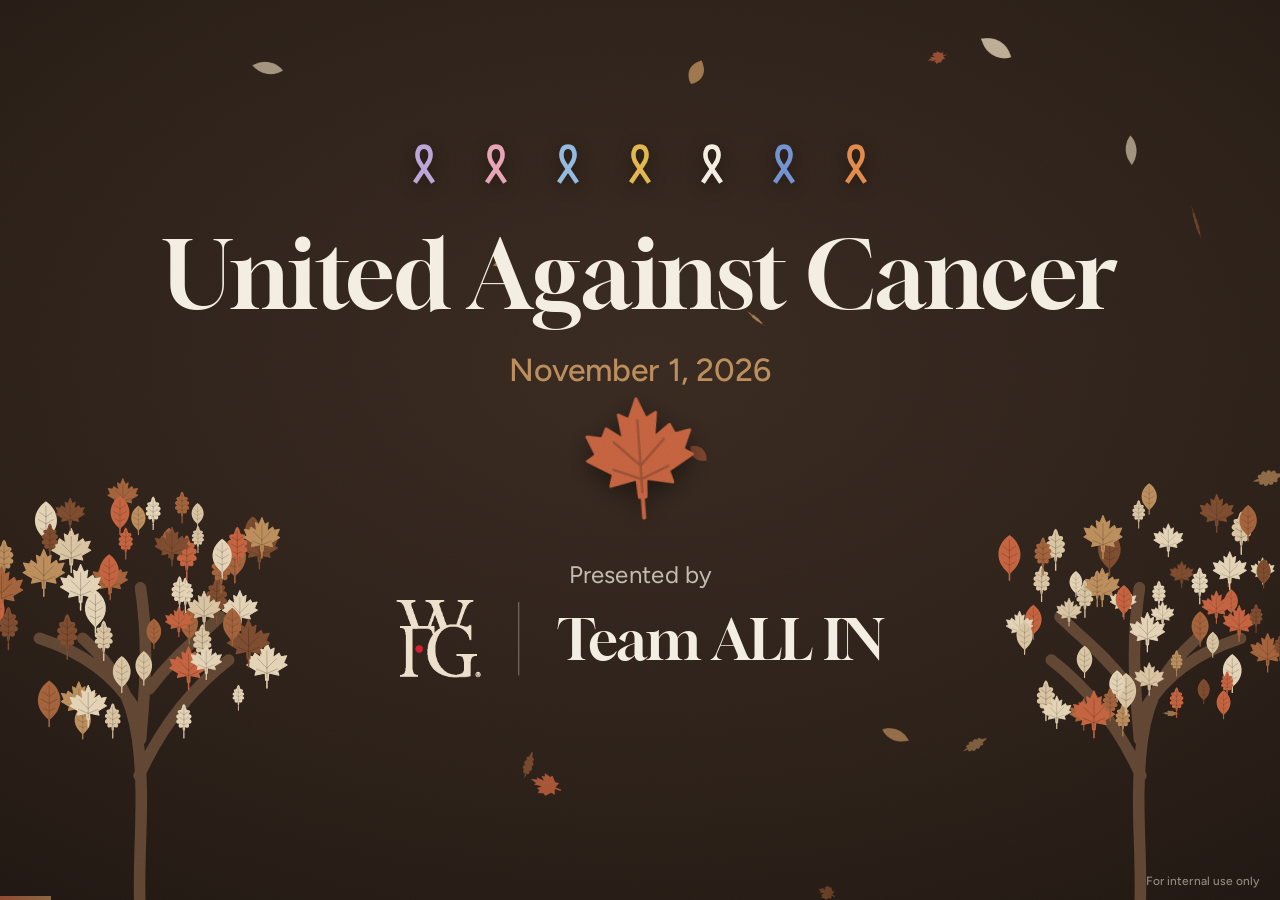
<file: united-against-cancer/index.html>
<!DOCTYPE html>
<html lang="en">
<head>
<meta charset="UTF-8">
<meta name="viewport" content="width=device-width, initial-scale=1.0">
<title>United Against Cancer · Part 1</title>
<style id="deck-style">
@font-face{font-family:'Gloock';font-weight:400;font-style:normal;src:url([data-uri]) format('woff2');}
@font-face{font-family:'Figtree';font-weight:400;font-style:normal;src:url([data-uri]) format('woff2');}
@font-face{font-family:'Figtree';font-weight:500;font-style:normal;src:url([data-uri]) format('woff2');}
@font-face{font-family:'Figtree';font-weight:600;font-style:normal;src:url([data-uri]) format('woff2');}

:root{
  --bark:#2B2019;      /* espresso: main background */
  --bark-2:#3A2C22;    /* raised brown surfaces */
  --ember:#C2603E;     /* rust: the "affected" leaves */
  --ember-text:#D9784F;/* rust lifted for AA text contrast on espresso */
  --gold:#B98A5A;      /* tan: accents and highlights */
  --beige:#D8C3A0;     /* beige: the "prepared" side, soft fills */
  --maple:#6B4630;     /* deep brown for gravity, quote slide */
  --oat:#F4EDE1;       /* ivory: main text */
  --oat-soft:rgba(244,237,225,.74);
  --lavender:#B9A3D6;  /* all-cancers ribbon, used sparingly */
  --sprout:#A9C27E;    /* spring only, last slide */
  --leaf-ease:cubic-bezier(.22,.61,.36,1);
  --serif:'Gloock',Georgia,serif;
  --sans:'Figtree','Segoe UI',system-ui,sans-serif;
}
*{box-sizing:border-box;margin:0;padding:0}
html,body{width:100%;height:100%;background:#000;overflow:hidden;color:var(--oat);font-family:var(--sans)}
#viewport{position:fixed;inset:0;background:#000}
#stage{position:absolute;left:0;top:0;width:1920px;height:1080px;--ox:0px;--oy:0px;transform-origin:0 0;overflow:hidden;
  background:radial-gradient(ellipse 90% 80% at 50% 40%,#382A21 0%,var(--bark) 60%,#1E1611 100%)}
#grain{position:absolute;inset:0;pointer-events:none;z-index:50;opacity:.09;mix-blend-mode:overlay;
  background-image:url("data:image/svg+xml,%3Csvg xmlns='http://www.w3.org/2000/svg' width='320' height='320'%3E%3Cfilter id='n'%3E%3CfeTurbulence type='fractalNoise' baseFrequency='.85' numOctaves='3' stitchTiles='stitch'/%3E%3CfeColorMatrix values='0 0 0 0 1 0 0 0 0 .9 0 0 0 0 .8 0 0 0 .9 0'/%3E%3C/filter%3E%3Crect width='100%25' height='100%25' filter='url(%23n)'/%3E%3C/svg%3E")}
#fall{position:absolute;inset:0;width:100%;height:100%;z-index:1;pointer-events:none;opacity:0;transition:opacity .9s var(--leaf-ease)}
#fall.show{opacity:1}

/* ---------- slides ---------- */
.slide{position:absolute;left:var(--ox,0px);top:var(--oy,0px);width:1920px;height:1080px;z-index:2;opacity:0;visibility:hidden;transition:opacity .5s var(--leaf-ease),visibility 0s linear .5s}
.slide.active{opacity:1;visibility:visible;transition:opacity .5s var(--leaf-ease),visibility 0s}
.slide .notes{display:none}
.slide.notrans *{transition:none!important}
.fall-in[data-b].on.out{animation:leafOut .45s var(--leaf-ease) both!important}
@keyframes leafOut{from{opacity:1}to{opacity:0}}
.nomotion .slide,.nomotion .slide *{transition-duration:0s!important;animation:none!important}

h1,h2,.serif{font-family:var(--serif);font-weight:400;letter-spacing:-.005em;line-height:1.08}
.h-xl{font-size:140px}
.h-lg{font-size:104px}
.h-md{font-size:80px}
.h-sm{font-size:72px}
.body{font-size:40px;line-height:1.35;color:var(--oat)}
.body-lg{font-size:52px;line-height:1.3}
.soft{color:var(--oat-soft)}
.center{position:absolute;left:0;right:0;text-align:center}
.source{position:absolute;left:120px;right:120px;bottom:48px;font-size:26px;color:rgba(244,237,225,.72);line-height:1.35}
.num{font-family:var(--serif);color:var(--ember-text);font-variant-numeric:lining-nums tabular-nums;line-height:.95}

/* generic build: fade + small float */
[data-b]{opacity:0;transform:translateY(18px);transition:opacity .9s var(--leaf-ease),transform .9s var(--leaf-ease)}
[data-b].on{opacity:1;transform:none}
.nob[data-b]{transform:none}

/* leaf drawing */
.leaf{display:block;overflow:visible}
use{fill:currentColor}

/* falling build: an element drifts down and lands */
.fall-in[data-b]{transform:none;transition:none}
.fall-in[data-b].on{animation:land 1.9s cubic-bezier(.45,.05,.35,1) both}
.fall-in[data-b].on.done{animation:none}
@keyframes land{
  0%{opacity:0;transform:translate(-70px,-560px) rotate(-38deg)}
  18%{opacity:1}
  32%{transform:translate(60px,-360px) rotate(16deg)}
  58%{transform:translate(-36px,-150px) rotate(-11deg)}
  80%{transform:translate(14px,-30px) rotate(5deg)}
  100%{opacity:1;transform:translate(0,0) rotate(0)}
}

/* ---------- slide 1 · title ---------- */
.s1 .ribbons{position:absolute;left:0;right:0;top:56px;display:flex;justify-content:center;gap:46px}
.s1 .ribbons svg{width:62px;height:110px;overflow:visible;filter:drop-shadow(0 6px 12px rgba(0,0,0,.4));transform-origin:50% 10%;animation:ribbonSway 6s ease-in-out infinite}
.s1 .ribbons svg:nth-child(2n){animation-delay:-2s}.s1 .ribbons svg:nth-child(3n){animation-delay:-4s}
@keyframes ribbonSway{0%,100%{transform:rotate(-3deg)}50%{transform:rotate(3deg)}}
.s1 .title{top:200px}
.s1 .date{top:390px;font-size:48px;color:var(--gold);font-family:var(--sans);font-weight:500}
.s1 .hero{position:absolute;left:875px;top:458px;width:170px;height:187px;color:var(--ember)}
.s1 .hero svg{width:170px;height:187px;filter:drop-shadow(0 10px 18px rgba(0,0,0,.45))}
.s1 .hero.play{animation:heroFall 6.2s cubic-bezier(.4,.1,.3,1) both}
.s1 .hero.play svg{animation:heroIdle 7s ease-in-out 6.2s infinite}
@keyframes heroFall{
  0%{transform:translate(-160px,-640px) rotate(-50deg);opacity:0}
  8%{opacity:1}
  25%{transform:translate(140px,-470px) rotate(22deg)}
  45%{transform:translate(-110px,-290px) rotate(-18deg)}
  65%{transform:translate(70px,-130px) rotate(12deg)}
  84%{transform:translate(-18px,-24px) rotate(-5deg)}
  100%{transform:translate(0,0) rotate(-4deg);opacity:1}
}
@keyframes heroIdle{0%,100%{transform:rotate(0)}50%{transform:rotate(5deg)}}
.bigtree{position:absolute;bottom:calc(-30px - var(--oy,0px));width:520px;height:780px;overflow:visible}
.bt-l{left:calc(-60px - var(--ox,0px))}
.bt-r{right:calc(-60px - var(--ox,0px));transform:scaleX(-1)}
.bigtree .bl{transform-box:fill-box;transform-origin:50% 100%;animation:sway 7s ease-in-out infinite;animation-delay:calc(var(--d) * -700ms)}
.s1 .presented{top:705px;font-size:36px;color:var(--oat-soft)}
.s1 .logos{position:absolute;left:0;right:0;top:765px;display:flex;align-items:center;justify-content:center;gap:56px}
.s1 .wordmark{font-family:var(--serif);font-size:84px;color:var(--oat);white-space:nowrap}
.s1 .divider{width:2px;height:110px;background:rgba(244,237,225,.3)}
.s1 .wfg{display:block;height:116px;width:auto}
.plate{background:var(--oat);border-radius:26px;padding:24px 38px;box-shadow:0 18px 50px rgba(0,0,0,.35)}
.plate img{display:block;height:120px;width:auto}

/* ---------- slide 2 · reflection ---------- */
.s2 .ask{top:330px;padding:0 200px;transition:opacity 1.6s var(--leaf-ease)}
.s2.st-1 .ask{opacity:0}
.s2 .ribbon{position:absolute;left:830px;top:170px;width:260px;height:470px;opacity:0;transition:opacity 2.4s var(--leaf-ease) .6s}
.s2.st-1 .ribbon{opacity:1}
.s2 .ribbon::before{content:"";position:absolute;left:-220px;right:-220px;top:-120px;bottom:-120px;background:radial-gradient(ellipse at center,rgba(185,163,214,.2),rgba(185,163,214,0) 62%)}
.s2 .ribbon svg{width:260px;height:470px;overflow:visible}
.s2.st-1 .ribbon svg{animation:glow 5s ease-in-out infinite}
@keyframes glow{0%,100%{filter:drop-shadow(0 0 10px rgba(185,163,214,.35))}50%{filter:drop-shadow(0 0 34px rgba(185,163,214,.75))}}
.s2 .caption{top:720px;font-size:44px;color:var(--oat);transition-delay:1.4s;transition-duration:2s}

/* ---------- slide 3 · section ---------- */
.trio{position:absolute;left:0;right:0;top:90px;height:330px}
.trio svg{position:absolute;filter:drop-shadow(0 16px 26px rgba(0,0,0,.4));transform-origin:50% 100%}
.trio .t1{left:600px;top:70px;width:220px;height:242px;color:var(--gold);rotate:-28deg;animation:sway 6s ease-in-out infinite}
.trio .t2{left:830px;top:0;width:260px;height:286px;color:var(--ember);animation:sway 7s ease-in-out -2s infinite}
.trio .t3{left:1100px;top:70px;width:220px;height:242px;color:var(--beige);rotate:28deg;animation:sway 6.5s ease-in-out -4s infinite}
.section-title{top:450px}
.s3 .section-sub{top:630px}
.section-sub{top:560px;font-size:44px;color:var(--gold);font-weight:500}

/* ---------- slide 4 · 2 in 5 ---------- */
.s4 .row{position:absolute;left:0;right:0;top:170px;display:flex;justify-content:center;gap:70px}
.s4 .row .p{width:230px;height:260px}
.s4 .row .p svg{width:230px;height:260px;color:var(--oat);transition:color 1.6s var(--leaf-ease)}
.s4 .row .p.on svg{animation:sway 5.5s ease-in-out infinite}
.s4 .row .p:nth-child(2) svg{animation-delay:-1.2s}.s4 .row .p:nth-child(3) svg{animation-delay:-2.6s}
.s4 .row .p:nth-child(4) svg{animation-delay:-.6s}.s4 .row .p:nth-child(5) svg{animation-delay:-3.4s}
.s4.st-2 .row .p.turn svg{color:var(--ember)}
.s4.st-2 .row .p.turn2 svg{transition-delay:1.1s}
@keyframes sway{0%,100%{transform:rotate(-4deg)}50%{transform:rotate(4deg)}}
.s4 .headline{top:510px;padding:0 180px}
.s4 .headline .num{color:var(--ember-text)}
.s4 .more{top:790px;font-size:40px;padding:0 220px}
.s4 .more strong{color:var(--gold);font-weight:600}

/* ---------- slide 5 · survival / slide 6 · cost ---------- */
.bigstat .lead{top:150px;font-size:56px;color:var(--oat-soft)}
.bigstat .big{top:220px;font-size:220px}
.bigstat .desc{top:470px;padding:0 260px;font-size:48px;line-height:1.3}
.s5 .big{color:var(--gold)}
.s5 .follow{top:700px;padding:0 240px;font-size:52px;line-height:1.3;font-family:var(--serif)}
.s5 .follow em{font-style:normal;color:var(--gold)}
.s6 .lead{top:220px}
.s6 .big{top:290px}
.s6 .desc{top:540px;padding:0 380px}
.s6 .chips{top:740px}
.chips{position:absolute;left:300px;right:300px;display:flex;flex-wrap:wrap;justify-content:center;gap:26px 30px}
.chip{font-size:32px;font-weight:500;color:var(--oat);padding:14px 28px;border:2px solid rgba(185,138,90,.7);border-radius:999px;background:rgba(58,44,34,.85);white-space:nowrap}
.s6 .chip:nth-child(2){transition-delay:.15s}.s6 .chip:nth-child(3){transition-delay:.3s}
.s6 .chip:nth-child(4){transition-delay:.45s}.s6 .chip:nth-child(5){transition-delay:.6s}.s6 .chip:nth-child(6){transition-delay:.75s}

/* ---------- slide 7 · fears ---------- */
.s7 h2{top:90px}
.fear{position:absolute;left:180px;right:160px;display:flex;align-items:center;gap:44px}
.fear svg{flex:0 0 96px;width:96px;height:108px;color:var(--ember)}
.fear .num{flex:0 0 300px;font-size:128px;text-align:right}
.fear p{font-size:42px;line-height:1.3}
.f1{top:260px}.f2{top:500px}.f3{top:740px}

/* ---------- slide 4b · leading cause ---------- */
.s4b h2{top:110px}
.bars{position:absolute;left:160px;right:160px;top:330px}
.bar{display:grid;grid-template-columns:330px 1fr 300px;align-items:center;gap:40px;margin-bottom:90px}
.bar .lbl{font-size:46px;font-weight:600;text-align:right}
.track{height:64px;position:relative;border-radius:8px;background:rgba(244,237,225,.06)}
.track i{position:absolute;left:0;top:0;bottom:0;width:0;border-radius:8px 40px 40px 8px;background:linear-gradient(90deg,var(--maple),var(--ember));transition:width 1.8s var(--leaf-ease) .25s}
.on .track i{width:var(--w)}
.bar.b2 .track i{background:rgba(244,237,225,.34)}
.bar .num{font-size:100px}
.bar.b2 .num{color:var(--oat)}
.unit{font-size:32px;color:var(--oat-soft)}
.s4b .unit{top:660px}
.s4b .more,.s4c .more{top:790px;font-size:48px;padding:0 200px}
.s4b .more strong,.s4c .more strong{color:var(--gold);font-weight:600}
.s4c h2{top:80px}
.rank{position:absolute;left:200px;right:200px;display:grid;grid-template-columns:50px 64px 270px 1fr 230px;align-items:center;gap:26px}
.rank .n{font-family:var(--serif);font-size:56px;color:var(--gold);text-align:right}
.rank svg{width:58px;height:64px;color:var(--ember)}
.rank .nm{font-size:44px;font-weight:600}
.rank .track{height:44px}
.rank .num{font-size:64px;color:var(--oat);text-align:right}
.r1{top:210px}.r2{top:316px}.r3{top:422px}.r4{top:528px}.r5{top:634px}
.r2,.r2 .track i{transition-delay:.15s}.r3,.r3 .track i{transition-delay:.3s}.r4,.r4 .track i{transition-delay:.45s}.r5,.r5 .track i{transition-delay:.6s}
.s4c .unit{top:740px}
.s4c .more{top:810px}

/* ---------- slide 8 · iA claims ---------- */
.s8 h2{top:110px}
.waffle{position:absolute;left:250px;top:265px;display:grid;grid-template-columns:repeat(10,50px);grid-auto-rows:51px}
.waffle i{display:block;width:44px;height:48px;color:rgba(244,237,225,.13);transition:color .5s var(--leaf-ease)}
.waffle i svg{width:44px;height:48px;display:block}
.s8.st-1 .waffle i.k0{color:var(--ember);transition-delay:calc(var(--k) * 16ms)}
.s8.st-2 .waffle i.k1{color:var(--gold);transition-delay:calc(var(--k) * 40ms)}
.s8.st-2 .waffle i.k2{color:var(--beige);transition-delay:calc(.5s + var(--k) * 60ms)}
.s8.st-2 .waffle i.k3{color:rgba(244,237,225,.45);transition-delay:calc(.8s + var(--k) * 20ms)}
.legend{position:absolute;left:880px;right:120px;top:270px}
.lrow{display:grid;grid-template-columns:56px 200px 1fr;align-items:center;gap:26px;margin-bottom:8px}
.lrow svg{width:52px;height:58px}
.lrow .num{font-size:76px;color:var(--oat)}
.lrow p{font-size:42px;font-weight:500}
.lrow.big{margin-bottom:12px;grid-template-columns:56px 330px 1fr}
.lrow.big .num{font-size:132px;color:var(--ember-text)}
.lrow.big p{font-size:52px;font-weight:600}
.k0 svg{color:var(--ember)}.k1 svg{color:var(--gold)}.k2 svg{color:var(--beige)}.k3 svg{color:rgba(244,237,225,.45)}
.legend .key{font-size:30px;color:var(--oat-soft);margin-top:12px}
/* ---------- slide 8a · claims by age ---------- */
.s8a h2{top:90px}
.s8a .unit{top:200px}
.tl{position:absolute;left:180px;width:1560px;top:300px;height:520px;--px:24px}
.axis{position:absolute;left:0;right:0;top:250px;height:4px;border-radius:2px;background:rgba(244,237,225,.4)}
.tick{position:absolute;top:268px;left:calc(var(--x) * var(--px));transform:translateX(-50%);font-size:28px;color:var(--oat-soft)}
.band{position:absolute;top:30px;height:440px;left:calc(30 * var(--px));width:calc(25 * var(--px));border-radius:18px;background:rgba(185,138,90,.16);border:2px dashed rgba(185,138,90,.6)}
.band[data-b]{transform:none;transition:opacity 1.2s var(--leaf-ease)}
.band span{position:absolute;left:0;right:0;bottom:-46px;text-align:center;font-size:30px;font-weight:600;color:var(--gold)}
.mk{position:absolute;left:calc(var(--x) * var(--px));top:252px;width:0}
.mk i{position:absolute;left:-12px;top:-12px;width:24px;height:24px;border-radius:50%;background:var(--beige);box-shadow:0 0 0 6px rgba(43,32,25,.9)}
.mk::before{content:"";position:absolute;left:-1px;width:2px;background:rgba(216,195,160,.55)}
.mk.up::before{bottom:14px;height:76px}.mk.dn::before{top:14px;height:76px}
.mk .lb{position:absolute;left:0;transform:translateX(-50%);width:250px;text-align:center;font-size:32px;line-height:1.2}
.mk.up .lb{bottom:96px}.mk.dn .lb{top:96px}
.mk .lb b{display:block;font-weight:600;color:var(--beige)}
.mk.c i{background:var(--ember)}.mk.c .lb b{color:var(--ember-text)}.mk.c::before{background:rgba(194,96,62,.7)}
.mk[data-b]{transform:translateY(-14px)}.mk[data-b].on{transform:none}
.s8a .mk:nth-of-type(2){transition-delay:.15s}.s8a .mk:nth-of-type(3){transition-delay:.3s}.s8a .mk:nth-of-type(4){transition-delay:.45s}
.s8a .mk:nth-of-type(5){transition-delay:.6s}.s8a .mk:nth-of-type(6){transition-delay:.75s}.s8a .mk:nth-of-type(7){transition-delay:.9s}
.avg{position:absolute;left:calc(49 * var(--px));top:20px;height:232px;width:0;border-left:3px dashed var(--ember-text)}
.avg[data-b]{transform:none}
.avg span{position:absolute;top:-6px;left:14px;white-space:nowrap;font-size:30px;font-weight:600;color:var(--ember-text);background:var(--bark);padding:0 8px}
.s8a .more{top:860px;font-size:44px;padding:0 160px}
.s8a .more span{display:inline-block}

/* ---------- slide 4d · men, women, children ---------- */
.s4d h2{top:84px}
.who{position:absolute;top:220px;width:520px;text-align:center}
.who.w1{left:110px}.who.w2{left:700px}.who.w3{left:1290px}
.who .photo{width:170px;height:170px;margin:0 auto 20px;border-radius:50%;background:rgba(244,237,225,.07);border:2px solid rgba(185,138,90,.45);display:flex;align-items:center;justify-content:center;overflow:hidden}
.who .photo svg{width:82px;height:90px;color:var(--ember)}
.who .photo img{width:100%;height:100%;object-fit:cover;filter:grayscale(.35) sepia(.25)}
.who .for{font-size:36px;font-weight:600;color:var(--gold)}
.who .num{font-family:var(--serif);font-size:120px;line-height:1.05;color:var(--ember-text);margin:6px 0 10px}
.who.w3 .num{font-size:92px;line-height:1.3;white-space:nowrap}
.who .what{font-size:36px;line-height:1.3}
.who .also{font-size:32px;line-height:1.3;color:var(--oat-soft);margin-top:18px}

/* ---------- critical illness puzzle ---------- */
.sci h2{top:80px}
.puzzle{position:absolute;left:170px;top:210px;width:560px;height:560px}
.puzzle svg{width:560px;height:560px;overflow:visible}
.pc{fill:rgba(244,237,225,.08);stroke:rgba(244,237,225,.5);stroke-width:3;stroke-dasharray:10 8;opacity:0;transition:opacity 1s var(--leaf-ease),fill 1.2s var(--leaf-ease),transform 1.6s var(--leaf-ease)}
.sci.st-1 .p1,.sci.st-1 .p2,.sci.st-1 .p3{opacity:1;stroke-dasharray:none;stroke:var(--bark);stroke-width:6;fill:rgba(244,237,225,.2)}
.sci.st-1 .p2{transition-delay:.2s}.sci.st-1 .p3{transition-delay:.4s}
.pc.p4{transform:translate(150px,40px) rotate(12deg);transform-box:fill-box;transform-origin:center}
.sci.st-1 .p4{opacity:1}
.sci.st-2 .p4{transform:none;fill:var(--beige);stroke:var(--bark);stroke-width:6;stroke-dasharray:none;filter:drop-shadow(0 0 26px rgba(185,138,90,.5))}
.pl{position:absolute;width:200px;text-align:center;font-size:32px;font-weight:600;line-height:1.2;color:var(--oat);opacity:0;transition:opacity 1s var(--leaf-ease)}
.l1{left:40px;top:108px}.l2{left:345px;top:108px;width:180px}.l3{left:25px;top:376px;width:190px}.l4{left:314px;top:376px;color:var(--bark)}
.sci.st-1 .l1,.sci.st-1 .l2,.sci.st-1 .l3{opacity:1}
.sci.st-2 .l4{opacity:1;transition-delay:1s}
.ci-side{position:absolute;left:880px;right:110px;top:240px}
.ci-side ul{list-style:none}
.ci-side li{font-size:38px;line-height:1.3;margin-bottom:30px;padding-left:40px;position:relative}
.ci-side li::before{content:"";position:absolute;left:0;top:14px;width:16px;height:16px;border-radius:50% 0;transform:rotate(45deg);background:var(--gold)}
.ci-side li:nth-child(2){transition-delay:.25s}.ci-side li:nth-child(3){transition-delay:.5s}.ci-side li:nth-child(4){transition-delay:.75s}
.ci-side li:last-child{color:var(--gold);font-weight:600}
.sci .close{top:830px;font-size:44px;padding:0 160px;font-family:var(--serif);color:var(--oat)}

/* watermark on every slide */
.wm{position:absolute;right:calc(30px - var(--ox,0px));bottom:calc(18px - var(--oy,0px));z-index:6;font-size:18px;font-weight:500;letter-spacing:.03em;color:rgba(244,237,225,.5);pointer-events:none;white-space:nowrap}

/* ---------- critical illness vs the bank ---------- */
.sbank h2{top:66px}
.sbank .unit{top:160px}
.opt{position:absolute;top:228px;width:560px;height:590px;border-radius:28px;padding:30px 34px;background:rgba(58,44,34,.72);border:2px solid rgba(244,237,225,.1);transition:border-color 1s var(--leaf-ease),box-shadow 1s var(--leaf-ease)}
.opt.o1{left:150px}.opt.o3{left:1090px}
.sbank .opt{width:680px}
.vs{position:absolute;left:910px;top:470px;width:100px;height:100px;border-radius:50%;display:flex;align-items:center;justify-content:center;font-family:var(--serif);font-size:44px;color:var(--gold);background:var(--bark);border:2px solid rgba(185,138,90,.5)}
.sbank.st-3 .o3{border-color:rgba(216,195,160,.75);box-shadow:0 0 50px rgba(216,195,160,.22)}
.ohead{position:relative;padding-right:70px;margin-bottom:18px}
.oico{position:absolute;right:-6px;top:-4px;width:58px;height:64px}
.o1 .oico{fill:rgba(244,237,225,.55)}
.o2 .oico{color:var(--gold)}
.o3 .oico{color:var(--beige)}
.ohead h3{font-family:var(--serif);font-weight:400;font-size:38px;line-height:1.1;white-space:nowrap}
.ohead p{font-size:28px;color:var(--oat-soft);margin-top:4px}
.blk{padding-top:20px;border-top:2px solid rgba(244,237,225,.1);margin-top:12px}
.blk .when{font-size:28px;font-weight:600;color:var(--gold)}
.blk .num{font-size:76px;color:var(--oat);line-height:1.1}
.blk .num.big{color:var(--ember-text)}
.o3 .blk:last-child .num.big{color:var(--beige)}
.blk .bar{height:14px;border-radius:7px;background:rgba(244,237,225,.08);margin:6px 0 8px;overflow:hidden}
.blk .bar i{display:block;height:100%;width:0;border-radius:7px;background:linear-gradient(90deg,var(--maple),var(--ember));transition:width 1.6s var(--leaf-ease) .3s}
.o1 .blk .bar i{background:rgba(244,237,225,.45)}
.blk.on .bar i{width:var(--w)}
.blk .cap{font-size:30px;line-height:1.25;color:var(--oat-soft)}
.death{display:flex;align-items:center;gap:14px;margin-top:22px;padding:12px 18px;border-radius:14px;background:rgba(216,195,160,.12);border:1px solid rgba(216,195,160,.35);font-size:28px;line-height:1.25;color:var(--oat)}
.death svg{flex:none;width:30px;height:33px;color:var(--beige)}
.death[data-b]{transition-delay:.6s}
.sbank .opt{top:214px;height:660px}
.sbank .take{top:894px;font-family:var(--serif);font-size:46px;padding:0 120px;color:var(--oat)}
.sbank .source{font-size:22px;bottom:30px;right:280px}
/* three-way comparison: one row per case */
.sbank .unit{top:160px}
.ctable{position:absolute;left:90px;right:90px;top:228px}
.thead,.trow{display:grid;grid-template-columns:470px 1fr 1fr 450px;gap:30px;align-items:center}
.thead{padding:0 32px 14px}
.th{display:flex;align-items:center;gap:12px;font-size:30px;font-weight:600;color:var(--oat-soft);white-space:nowrap}
.th.plan{color:var(--beige)}
.rico{width:34px;height:34px;flex:none;fill:rgba(244,237,225,.55)}
.leafico{height:38px;color:var(--beige)}
.trow{padding:22px 32px;margin-bottom:16px;border-radius:24px;background:rgba(58,44,34,.72);border:2px solid rgba(244,237,225,.1);transition:opacity .9s var(--leaf-ease),transform .9s var(--leaf-ease),border-color 1s,box-shadow 1s}
.tcat h3{font-family:var(--serif);font-weight:400;font-size:40px;line-height:1.05;white-space:nowrap}
.tcat p{font-size:28px;color:var(--gold);margin-top:6px}
.tval{font-family:var(--serif);font-size:66px;line-height:1.1;color:var(--oat)}
.tval.plan{color:var(--beige)}
.cbar{height:12px;border-radius:6px;background:rgba(244,237,225,.08);overflow:hidden;margin-top:8px}
.cbar i{display:block;height:100%;width:0;border-radius:6px;background:rgba(244,237,225,.45);transition:width 1.4s var(--leaf-ease) .4s}
.tval.plan .cbar i{background:linear-gradient(90deg,var(--gold),var(--beige))}
.trow.on .cbar i{width:var(--w)}
.verdict{padding:14px 20px;border-radius:14px;font-size:30px;font-weight:600;line-height:1.2;background:rgba(244,237,225,.06);color:var(--oat)}
.verdict.win{background:var(--ember);color:var(--oat)}
.r3 .tval.plan{color:var(--ember-text)}
.r3 .tval.plan .cbar i{background:linear-gradient(90deg,var(--maple),var(--ember))}
.sbank.st-3 .r3{border-color:rgba(194,96,62,.7);box-shadow:0 0 50px rgba(194,96,62,.25)}
.sbank .take{top:846px;font-family:var(--serif);font-size:48px;padding:0 120px;color:var(--oat)}
/* ---------- basic term protection, per day ---------- */
.sterm h2{top:90px}
.coinwrap{position:absolute;left:130px;top:215px;width:640px;text-align:center}
.toonie{width:520px;height:520px;display:block;margin:0 auto;filter:drop-shadow(0 26px 40px rgba(0,0,0,.55))}
.sterm.active .toonie{animation:coinIn 1.3s cubic-bezier(.2,.8,.3,1) both}
@keyframes coinIn{0%{opacity:0;transform:translateY(-120px) rotateY(80deg) scale(.85)}60%{opacity:1;transform:translateY(8px) rotateY(-8deg) scale(1.02)}100%{transform:none}}
.coinwrap .aday{font-family:var(--serif);font-size:72px;color:var(--oat);margin-top:14px}
.coinwrap .aday b{font-weight:400;color:var(--beige)}
.termlist{position:absolute;left:860px;right:130px;top:300px;list-style:none}
.termlist li{font-size:40px;line-height:1.3;margin-bottom:46px;padding-left:46px;position:relative}
.termlist li::before{content:"";position:absolute;left:0;top:16px;width:18px;height:18px;border-radius:50% 0;transform:rotate(45deg);background:var(--gold)}
.termlist b{color:var(--beige);font-weight:600}
.sterm .take{top:880px;font-family:var(--serif);font-size:48px;padding:0 150px;color:var(--oat)}
.sterm .source{font-size:22px;bottom:30px;right:280px}

/* ---------- slide 9 · Foresters ---------- */
.s9 .plate{position:absolute;left:50%;top:50%;transform:translate(-50%,-50%);padding:56px 84px;border-radius:40px}
.s9 .plate img{height:260px}

/* ---------- slide 10 · question ---------- */
.s10 .q{top:300px;padding:0 220px}
.s10 .sub{top:690px;padding:0 300px;font-size:44px;line-height:1.35;color:var(--oat-soft)}

/* ---------- slides 11 & 12 · challenge leaves ---------- */
.s11 h2,.s12 h2{top:80px}
.cleaf{position:absolute;width:440px;height:270px;transform:rotate(var(--r))}
.cl-in{position:absolute;inset:0;display:flex;align-items:center;justify-content:center}
.cl-in svg{position:absolute;inset:0;width:440px;height:270px;color:var(--c);transition:color 1.2s var(--leaf-ease);filter:drop-shadow(0 14px 22px rgba(0,0,0,.35))}
.cl-in span{position:relative;font-size:33px;font-weight:600;line-height:1.15;text-align:center;color:var(--bark);max-width:280px;margin-left:-26px;transition:color 1.2s var(--leaf-ease)}
.s11 .fall-in[data-b].on{animation:landQuick .75s cubic-bezier(.2,.8,.3,1) both}
.s17 .fall-in[data-b].on{animation:landQuick .55s cubic-bezier(.2,.8,.3,1) both}
.s11 .fall-in[data-b].on.done,.s17 .fall-in[data-b].on.done{animation:none}
@keyframes landQuick{
  0%{opacity:0;transform:translate(-24px,-200px) rotate(-16deg) scale(.88)}
  35%{opacity:1}
  70%{transform:translate(6px,8px) rotate(3deg) scale(1.03)}
  100%{opacity:1;transform:none}
}
/* slide 17: shake, turn rust, crack, crumble; reverses on the way back */
.s12 .cl-in{--d:calc(var(--x) * .3s)}
.s12 .frags{position:absolute;inset:0;filter:drop-shadow(0 14px 22px rgba(0,0,0,.35))}
.s12 .cl-in .fr{filter:none;
  transition:color .5s var(--leaf-ease) calc(var(--d) + .1s),
    translate .25s ease-out calc(var(--d) + .85s),
    transform 1.3s cubic-bezier(.55,0,.85,.4) calc(var(--d) + 1.05s),
    opacity 1.1s ease-in calc(var(--d) + 1.25s)}
.s12 .f1{clip-path:polygon(0 0,46% 0,50% 18%,44% 30%,52% 48%,30% 56%,14% 50%,0 60%)}
.s12 .f2{clip-path:polygon(46% 0,100% 0,100% 46%,78% 52%,64% 44%,52% 48%,44% 30%,50% 18%)}
.s12 .f3{clip-path:polygon(0 60%,14% 50%,30% 56%,52% 48%,48% 70%,56% 84%,50% 100%,0 100%)}
.s12 .f4{clip-path:polygon(52% 48%,64% 44%,78% 52%,100% 46%,100% 100%,50% 100%,56% 84%,48% 70%)}
.s12 .cl-in span{transition:color .5s var(--leaf-ease) var(--d),opacity .35s ease-in calc(var(--d) + .8s)}
.s12.st-1 .cl-in .fr{color:var(--ember)}
.s12.st-1 .cl-in span{color:var(--oat);opacity:0}
.s12.st-1 .f1{translate:-7px -6px;transform:translate(-70px,420px) rotate(-55deg);opacity:0}
.s12.st-1 .f2{translate:7px -6px;transform:translate(80px,460px) rotate(42deg);opacity:0}
.s12.st-1 .f3{translate:-7px 6px;transform:translate(-40px,330px) rotate(-28deg);opacity:0}
.s12.st-1 .f4{translate:7px 6px;transform:translate(55px,370px) rotate(64deg);opacity:0}
.s12.gust .cl-in{animation:shake .8s ease-in-out var(--d) both}
@keyframes shake{
  0%,100%{transform:none}
  15%{transform:translateX(-14px) rotate(-4deg)}
  30%{transform:translateX(12px) rotate(4deg)}
  45%{transform:translateX(-10px) rotate(-3deg)}
  60%{transform:translateX(8px) rotate(2deg)}
  80%{transform:translateX(-4px) rotate(-1deg)}
}
.s12 .lines{position:absolute;left:300px;right:300px;top:250px}
.s12 .lines p{font-size:44px;line-height:1.32;margin-bottom:48px}
.s12 .lines b{font-weight:600;color:var(--gold)}

/* ---------- slide 13 · Zoom ---------- */
.s13 .frame{position:absolute;left:260px;top:220px;width:1400px;height:640px;border:2px solid rgba(244,237,225,.16);border-radius:40px;background:rgba(58,44,34,.55)}
.s13 h2{top:430px}
.live{position:absolute;left:0;right:0;top:620px;display:flex;justify-content:center;align-items:center;gap:18px;font-size:36px;font-weight:500;color:var(--oat)}
.live i{width:22px;height:22px;border-radius:50%;background:var(--ember-text);box-shadow:0 0 0 0 rgba(217,120,79,.6);animation:pulse 2.2s ease-out infinite}
@keyframes pulse{0%{box-shadow:0 0 0 0 rgba(217,120,79,.6)}80%,100%{box-shadow:0 0 0 22px rgba(217,120,79,0)}}

/* ---------- slide 14 · two families ---------- */
.s14 h2{top:56px;font-size:76px}
.half{position:absolute;top:170px;width:900px;height:820px}
.half.l{left:50px}.half.r{left:990px}
.s14 .split{position:absolute;left:959px;top:200px;width:2px;height:760px;background:rgba(244,237,225,.14)}
.half .tag{font-size:34px;font-weight:600}
.half.l .tag{color:var(--ember-text)}.half.r .tag{color:var(--beige)}
.half h3{font-family:var(--serif);font-weight:400;font-size:58px;line-height:1.05;margin-top:4px}
.half .tree{position:absolute;left:-10px;top:130px;width:300px;height:466px;overflow:visible}
.half ul{position:absolute;left:310px;top:140px;width:580px;list-style:none}
.half li{font-size:32px;line-height:1.26;margin-bottom:14px;padding-left:28px;position:relative}
.half li::before{content:"";position:absolute;left:0;top:14px;width:12px;height:12px;border-radius:50% 0;transform:rotate(45deg)}
.half.l li::before{background:var(--ember)}.half.r li::before{background:var(--beige)}
.tree .tl{transform-box:fill-box;transform-origin:50% 100%;transition:transform 2.6s cubic-bezier(.4,.1,.5,1),opacity 2.2s ease-in;transition-delay:calc(var(--d) * 120ms)}
.s14.st-1 .lt .g1,.s14.st-2 .lt .g2,.s14.st-3 .lt .g3,.s14.st-4 .lt .g4,.s14.st-5 .lt .g5{transform:translate(var(--bx),var(--by)) rotate(var(--br));opacity:0}
.rt .canopy{transition:filter 1.6s var(--leaf-ease)}
.s14.st-6 .rt .canopy{filter:drop-shadow(0 0 22px rgba(216,195,160,.5))}
.s14.st-6 .rt .tl{animation:treeSway 6s ease-in-out infinite;animation-delay:calc(var(--d) * -400ms)}
@keyframes treeSway{0%,100%{transform:rotate(-5deg)}50%{transform:rotate(5deg)}}
.s14 .source{bottom:44px;font-size:24px;right:320px}
.meter{position:absolute;left:0;right:20px;top:630px;padding:22px 26px 20px;border-radius:20px;background:rgba(58,44,34,.7);border:2px solid rgba(244,237,225,.1)}
.meter[data-b]{transform:none}
.mrow{display:flex;justify-content:space-between;align-items:baseline;font-size:32px;margin-bottom:14px}
.mrow span{color:var(--oat-soft)}
.stt{display:none;font-weight:600}
.ml .stt.s0,.mr .stt.s0{display:inline}
.s14.st-3 .ml .s0{display:none}.s14.st-3 .ml .s1{display:inline}
.s14.st-5 .ml .s1{display:none}.s14.st-5 .ml .s2{display:inline;color:var(--ember-text)}
.s14.st-8 .mr .s0{display:none}.s14.st-8 .mr .s1{display:inline;color:var(--beige)}
.mtrack{height:34px;border-radius:17px;background:rgba(244,237,225,.08);overflow:hidden}
.mtrack i{display:block;height:100%;width:100%;border-radius:17px;background:linear-gradient(90deg,var(--gold),var(--beige));transition:width 1.6s var(--leaf-ease),background 1s}
.s14.st-3 .ml .mtrack i{width:70%}
.s14.st-4 .ml .mtrack i{width:32%;background:linear-gradient(90deg,var(--ember),var(--gold))}
.s14.st-5 .ml .mtrack i{width:0}
.debt,.safe{position:absolute;right:26px;top:-22px;font-size:28px;font-weight:600;padding:4px 16px;border-radius:999px;opacity:0;transition:opacity .9s var(--leaf-ease) .8s}
.debt{background:var(--ember);color:var(--oat)}
.safe{background:var(--beige);color:var(--bark)}
.s14.st-5 .debt{opacity:1}
.s14.st-8 .safe{opacity:1}
.s14.st-8 .mr{border-color:rgba(216,195,160,.6);box-shadow:0 0 34px rgba(216,195,160,.25)}
.ph{display:inline-block;border:3px dashed var(--gold);border-radius:12px;padding:2px 14px;color:var(--gold);background:rgba(185,138,90,.08);font-weight:600}

/* ---------- slide 15 · quote ---------- */
.s15::before{content:"";position:absolute;z-index:-1;left:calc(-1 * var(--ox,0px));right:calc(-1 * var(--ox,0px));top:calc(-1 * var(--oy,0px));bottom:calc(-1 * var(--oy,0px));background:radial-gradient(ellipse 90% 90% at 50% 45%,#7A5038 0%,var(--maple) 55%,#3F2A1C 100%)}
.s15 .mark{position:absolute;left:220px;top:150px;font-family:var(--serif);font-size:320px;line-height:1;color:rgba(244,237,225,.22)}
.s15 blockquote{position:absolute;left:300px;right:260px;top:340px;font-family:var(--serif);font-size:112px;line-height:1.1;color:var(--oat)}
.s15 cite{position:absolute;left:300px;top:720px;font-style:normal;font-size:44px;color:var(--oat);font-weight:500}

/* ---------- slide 16 · lesson ---------- */
.s16 .top{top:120px;padding:0 200px}
.pair{position:absolute;top:430px;width:360px;text-align:center}
.pair svg{width:200px;height:220px;display:block;margin:0 auto 18px}
.pair b{font-size:44px;font-weight:600}
.pair.a{left:560px}.pair.b{left:1000px}
.pair.a svg{color:var(--gold)}.pair.b svg{color:var(--ember)}
.pair.a b{color:var(--gold)}.pair.b b{color:var(--ember-text)}
.pair[data-b]{transition:opacity 1.2s var(--leaf-ease),transform 1.8s var(--leaf-ease)}
.pair.a[data-b]{transform:translateX(-380px) rotate(-14deg)}
.pair.b[data-b]{transform:translateX(380px) rotate(14deg)}
.pair[data-b].on{transform:none}
.s16 .close{top:800px;padding:0 260px;font-size:44px;line-height:1.35}

/* ---------- slide 17 · mission ---------- */
.s17 .kick{top:70px;font-family:var(--serif);font-size:52px;color:var(--gold)}
.s17 .top{top:140px;font-size:120px;padding:0 160px}
.s17 .for{top:330px;font-size:48px;color:var(--oat-soft)}
.mleaf{position:absolute;left:0;top:0;width:220px;height:200px;margin:-100px 0 0 -110px;
  transform:translate(var(--ax),var(--ay)) rotate(var(--ar)) scale(var(--as,1));
  transition:transform 2.8s cubic-bezier(.45,.05,.3,1),opacity 1.2s var(--leaf-ease);transition-delay:calc(var(--k) * 32ms)}
.mleaf .in{position:absolute;inset:0}
.mleaf svg{position:absolute;inset:0;width:220px;height:200px;color:var(--c);transition:color 2s var(--leaf-ease);transition-delay:calc(var(--k) * 32ms + .6s)}
.mleaf.word{width:280px;height:172px;margin:-86px 0 0 -140px}
.mleaf.word svg{width:280px;height:172px;filter:drop-shadow(0 10px 16px rgba(0,0,0,.35))}
.mleaf span{position:absolute;inset:0;display:flex;align-items:center;justify-content:center;font-size:38px;font-weight:600;color:var(--bark);transition:opacity .8s var(--leaf-ease);margin-left:-14px}
.mleaf.extra{opacity:0}
.s17.st-8 .mleaf{transform:translate(var(--bx),var(--by)) rotate(var(--br)) scale(var(--bs));opacity:1}
.s17.st-8 .mleaf svg{color:var(--lavender)}
.s17.st-8 .mleaf span{opacity:0}
.s17.st-8 .ribbonglow{opacity:1}
.ribbonglow{position:absolute;left:760px;top:340px;width:400px;height:520px;opacity:0;transition:opacity 3s var(--leaf-ease) 2.4s;
  background:radial-gradient(ellipse at center,rgba(185,163,214,.22),rgba(185,163,214,0) 65%)}
.s17.st-8 .for{opacity:0;transition-delay:0s}
.s17 .final{top:880px;padding:0 280px;font-size:44px;line-height:1.35}

/* ---------- slide 18 · transition ---------- */
.s18 .q{top:200px;padding:0 220px}
.s18 .branch{position:absolute;left:360px;top:500px;width:1200px;height:360px;overflow:visible}
.bud{transform-box:fill-box;transform-origin:50% 100%;transform:scale(0);transition:transform 2.2s var(--leaf-ease);transition-delay:calc(var(--k) * 260ms)}
.s18.st-1 .bud{transform:scale(1)}
.s18 .find{top:880px;font-family:var(--serif);font-size:80px;color:var(--gold);transition-delay:2.6s;transition-duration:1.6s}

/* placeholder (kept for anything still to be supplied) */
.placeholder{border:4px dashed var(--gold);border-radius:20px;padding:20px 32px;color:var(--gold);background:rgba(185,138,90,.08)}

/* ---------- overlays ---------- */
#black{position:fixed;inset:0;background:#000;z-index:100;display:none}
#black.on{display:block}
#goto,#help,#toast{position:fixed;z-index:120;font-family:var(--sans);color:var(--oat);background:rgba(30,22,17,.96);border:1px solid rgba(244,237,225,.25);border-radius:14px}
#goto{left:50%;top:40%;transform:translate(-50%,-50%);padding:22px 30px;font-size:28px;display:none}
#goto.on{display:block}
#goto b{color:var(--gold)}
#help{left:50%;top:50%;transform:translate(-50%,-50%);padding:28px 40px;font-size:20px;line-height:1.7;display:none;min-width:520px}
#help.on{display:block}
#help kbd{display:inline-block;min-width:34px;text-align:center;border:1px solid rgba(244,237,225,.35);border-radius:6px;padding:0 8px;margin-right:12px;font-family:inherit;color:var(--gold)}
#toast{right:24px;bottom:24px;padding:10px 18px;font-size:18px;opacity:0;transition:opacity .3s}
#toast.on{opacity:1}

/* ---------- presenter chrome: settings, contents, progress, laser ---------- */
.ui{position:fixed;z-index:90;font-family:var(--sans);transition:opacity .35s}
body.idle .ui.auto{opacity:0;pointer-events:none}
.ui-btn{width:44px;height:44px;border-radius:12px;background:rgba(58,44,34,.82);border:1px solid rgba(185,138,90,.5);color:var(--gold);
  font-size:22px;line-height:1;cursor:pointer;display:flex;align-items:center;justify-content:center;transition:background .2s,transform .3s}
.ui-btn:hover{background:rgba(185,138,90,.2)}
#settingsBtn{left:20px;bottom:20px}
#settingsBtn.open{transform:rotate(60deg)}
#tocBtn{right:20px;top:20px}
.ui-panel{background:rgba(30,22,17,.97);border:1px solid rgba(185,138,90,.4);border-radius:14px;box-shadow:0 20px 50px -16px rgba(0,0,0,.7);padding:6px;display:none;color:var(--oat)}
.ui-panel.open{display:block}
#settingsMenu{left:20px;bottom:74px;width:262px}
#tocList{right:20px;top:74px;width:360px;max-height:76vh;overflow-y:auto}
.smItem{display:flex;align-items:center;gap:12px;padding:10px 12px;border-radius:9px;font-size:15px;cursor:pointer;user-select:none}
.smItem:hover{background:rgba(185,138,90,.14)}
.smItem svg{flex:none;opacity:.8}
.smItem small{opacity:.55}
.smDivider{height:1px;background:rgba(185,138,90,.22);margin:4px 0}
.smToggle{margin-left:auto;width:38px;height:22px;border-radius:11px;background:rgba(244,237,225,.16);position:relative;transition:background .25s;flex:none}
.smToggle::after{content:"";position:absolute;top:3px;left:3px;width:16px;height:16px;border-radius:50%;background:var(--oat-soft);transition:left .25s,background .25s}
.smToggle.on{background:rgba(185,138,90,.55)}
.smToggle.on::after{left:19px;background:var(--oat)}
.zoomCtl{margin-left:auto;display:flex;align-items:center;gap:8px}
.zoomCtl button{width:26px;height:26px;border-radius:7px;border:1px solid rgba(185,138,90,.5);background:rgba(185,138,90,.1);color:inherit;font-size:16px;line-height:1;cursor:pointer}
.zoomCtl span{min-width:46px;text-align:center;font-variant-numeric:tabular-nums;font-weight:600}
.dateField{display:flex;gap:6px;padding:0 12px 8px 40px}
.dateField input{flex:1;min-width:0;font:inherit;font-size:14px;padding:6px 9px;border-radius:7px;border:1px solid rgba(185,138,90,.5);background:rgba(185,138,90,.1);color:var(--oat);outline:none}
.dateField input:focus{border-color:var(--gold)}
.dateField input:disabled{opacity:.4}
.dateField button{font:inherit;font-size:13px;padding:0 9px;border-radius:7px;border:1px solid rgba(244,237,225,.25);background:none;color:var(--oat-soft);cursor:pointer}
#tocList a{display:flex;gap:12px;padding:8px 12px;border-radius:9px;font-size:15px;line-height:1.3;color:var(--oat);text-decoration:none;cursor:pointer}
#tocList a:hover{background:rgba(185,138,90,.14)}
#tocList a.cur{background:rgba(185,138,90,.22);font-weight:600}
#tocList a b{color:var(--gold);min-width:20px;text-align:right}
#tocList a .tt{flex:1}
#tocList .eye{flex:none;width:30px;height:26px;margin:-3px -4px 0 4px;border-radius:7px;border:1px solid transparent;background:none;color:var(--oat-soft);cursor:pointer;display:flex;align-items:center;justify-content:center}
#tocList .eye:hover{border-color:rgba(185,138,90,.5);color:var(--gold)}
#tocList a.hid .tt,#tocList a.hid b{opacity:.4;text-decoration:line-through}
#tocList a.hid .eye{color:var(--ember-text)}
#tocList .showall,#tocList .resetorder{padding:8px 12px 6px}
#tocList .resetorder{display:none}
body.editing #tocList .resetorder{display:block}
#tocList .resetorder button{font:inherit;font-size:14px;width:100%;padding:8px;border-radius:9px;border:1px solid rgba(244,237,225,.3);background:none;color:var(--oat-soft);cursor:pointer}
#tocList .mv{display:none;flex:none;flex-direction:column;gap:2px;margin:-2px 2px 0 -4px}
body.editing #tocList .mv{display:flex}
#tocList .mv button{width:22px;height:15px;padding:0;border:0;border-radius:4px;background:rgba(185,138,90,.18);color:var(--gold);font-size:9px;line-height:15px;cursor:pointer}
#tocList .mv button:hover{background:rgba(185,138,90,.45)}
body.editing #tocList a{cursor:grab}
#tocList a.dragging{opacity:.45}
#tocList a.dropto{box-shadow:inset 0 3px 0 var(--gold)}
#tocList .showall button{font:inherit;font-size:14px;width:100%;padding:8px;border-radius:9px;border:1px solid rgba(185,138,90,.45);background:rgba(185,138,90,.1);color:var(--oat);cursor:pointer}
#tocList .seg{padding:10px 12px 4px;font-size:12px;color:var(--oat-soft);letter-spacing:.04em}
#progress{position:fixed;left:0;bottom:0;height:4px;width:0;z-index:80;background:linear-gradient(90deg,var(--ember),var(--gold));opacity:.7;transition:width .5s var(--leaf-ease)}
#laser{position:fixed;pointer-events:none;z-index:9999;width:16px;height:16px;border-radius:50%;background:rgba(230,0,0,.9);
  box-shadow:0 0 6px 3px rgba(255,60,60,.7),0 0 18px 8px rgba(255,0,0,.3);transform:translate(-50%,-50%);display:none}
body.laser #laser{display:block}
body.laser,body.laser *{cursor:none!important}
body.idle:not(.editing) #viewport{cursor:none}

/* ---------- edit mode ---------- */
#editBar{position:fixed;top:14px;left:50%;transform:translateX(-50%);z-index:100;display:none;align-items:center;gap:8px;padding:8px 12px;
  background:rgba(30,22,17,.97);border:1px solid rgba(185,138,90,.45);border-radius:12px;box-shadow:0 14px 40px -12px rgba(0,0,0,.7);font-family:var(--sans);font-size:14px;color:var(--oat)}
body.editing #editBar{display:flex}
#editBar .ebTitle{font-weight:600;color:var(--gold);white-space:nowrap}
#editBar .ebSep{width:1px;align-self:stretch;background:rgba(185,138,90,.3);margin:0 2px}
#editBar .ebNum{min-width:120px;text-align:center;font-variant-numeric:tabular-nums;white-space:nowrap}
#editBar button{height:30px;min-width:30px;padding:0 11px;border-radius:7px;cursor:pointer;border:1px solid rgba(185,138,90,.45);background:rgba(185,138,90,.1);color:var(--oat);font:inherit}
#editBar button:hover{background:rgba(185,138,90,.25)}
#editBar button.primary{background:var(--gold);border-color:var(--gold);color:var(--bark);font-weight:600}
#editBar .ebStatus{min-width:70px;color:var(--oat-soft);white-space:nowrap}
#editBar .ebHint{color:var(--oat-soft);white-space:nowrap}
body.editing .slide [contenteditable]{outline:2px dashed rgba(185,138,90,.6);outline-offset:6px;border-radius:4px;cursor:text}
body.editing .slide [contenteditable]:hover{outline-color:var(--gold);background-color:rgba(185,138,90,.07)}
body.editing .slide [contenteditable]:focus{outline:3px solid var(--gold);background-color:rgba(185,138,90,.1)}
body.editing #settingsBtn,body.editing #tocBtn{opacity:1;pointer-events:auto}
@media (max-width:820px){#editBar{top:auto;bottom:10px;flex-wrap:wrap;justify-content:center;max-width:calc(100vw - 20px)}#editBar .ebTitle,#editBar .ebHint{display:none}}

/* ---------- print / PDF ---------- */
body.print .ui,body.print #progress,body.print #editBar,body.print #laser{display:none!important}
@page{size:1920px 1080px;margin:0}
body.print{overflow:visible;background:var(--bark)}
body.print #viewport{position:static;background:none}
body.print #stage{position:static;transform:none!important;width:1920px;height:auto;overflow:visible;background:none}
body.print #fall,body.print #grain{display:none}
body.print .slide{position:relative;width:1920px;height:1080px;opacity:1;visibility:visible;overflow:hidden;page-break-after:always;break-after:page;
  background:radial-gradient(ellipse 90% 80% at 50% 40%,#382A21 0%,var(--bark) 60%,#1E1611 100%)}
body.print .slide.s18{page-break-after:auto;break-after:auto}
body.print .slide.s15{background:radial-gradient(ellipse 90% 90% at 50% 45%,#7A5038 0%,var(--maple) 55%,#3F2A1C 100%)}
body.print .slide::after{content:"";position:absolute;inset:0;pointer-events:none;opacity:.09;mix-blend-mode:overlay;background-image:inherit}
</style>
</head>
<body>
<!-- Leaf shapes: every leaf in the deck is drawn from these three symbols -->
<svg width="0" height="0" style="position:absolute" aria-hidden="true">
  <defs>
    <symbol id="maple" viewBox="0 0 100 110">
      <path d="M50 3 L57.5 21 L66.5 16 L63.5 38 L78 27.5 L82 36 L95.5 33.5 L88.5 50 L96.5 55 L74.5 68 L77.5 78.5 L54 73.5 L53 90 L47 90 L46 73.5 L22.5 78.5 L25.5 68 L3.5 55 L11.5 50 L4.5 33.5 L18 36 L22 27.5 L36.5 38 L33.5 16 L42.5 21 Z" stroke="currentColor" stroke-width="2.5" stroke-linejoin="round"/>
      <path d="M50 108 L50 22 M50 62 L28 40 M50 62 L72 40 M50 74 L26 64 M50 74 L74 64" stroke="rgba(43,32,25,.28)" stroke-width="2.2" stroke-linecap="round" fill="none"/>
      <path d="M50 88 L50 108" stroke="currentColor" stroke-width="3.5" stroke-linecap="round"/>
    </symbol>
    <symbol id="oak" viewBox="0 0 100 110">
      <path d="M50 4 C58 10 54 18 60 22 C70 20 71 30 64 34 C74 34 77 46 66 49 C77 53 74 65 64 63 C70 73 60 79 54 73 C54 80 52 86 50 92 C48 86 46 80 46 73 C40 79 30 73 36 63 C26 65 23 53 34 49 C23 46 26 34 36 34 C29 30 30 20 40 22 C46 18 42 10 50 4 Z"/>
      <path d="M50 106 L50 14 M50 36 L62 28 M50 36 L38 28 M50 52 L64 44 M50 52 L36 44 M50 66 L60 62 M50 66 L40 62" stroke="rgba(43,32,25,.28)" stroke-width="2.2" stroke-linecap="round" fill="none"/>
      <path d="M50 90 L50 106" stroke="currentColor" stroke-width="3.5" stroke-linecap="round"/>
    </symbol>
    <symbol id="birch" viewBox="0 0 100 110">
      <path d="M50 5 C73 21 82 48 68 72 C61 83 55 87 50 93 C45 87 39 83 32 72 C18 48 27 21 50 5 Z"/>
      <path d="M50 106 L50 16 M50 40 L64 30 M50 40 L36 30 M50 56 L67 46 M50 56 L33 46 M50 72 L62 66 M50 72 L38 66" stroke="rgba(43,32,25,.26)" stroke-width="2.2" stroke-linecap="round" fill="none"/>
      <path d="M50 91 L50 106" stroke="currentColor" stroke-width="3.5" stroke-linecap="round"/>
    </symbol>
    <!-- a wide, calm leaf for labels -->
    <symbol id="wide" viewBox="0 0 440 270">
      <path d="M18 140 C70 40 210 10 330 46 C384 62 416 100 428 138 C414 178 380 214 326 230 C206 262 70 238 18 140 Z"/>
      <path d="M4 141 L420 138 M120 140 L170 76 M200 139 L250 62 M280 138 L320 74 M120 140 L170 204 M200 139 L250 218 M280 138 L320 206" stroke="rgba(43,32,25,.13)" stroke-width="3" stroke-linecap="round" fill="none"/>
    </symbol>
    <!-- awareness ribbon outline (lavender: all cancers) -->
    <symbol id="ribbon" viewBox="0 0 100 100">
      <path d="M28 95 L58 50 C72 30 66 8 50 8 C34 8 28 30 42 50 L72 95" fill="none" stroke="currentColor" stroke-width="11" stroke-linejoin="round"/>
    </symbol>
  </defs>
</svg>

<div id="viewport">
<div id="stage">
<canvas id="fall" width="1920" height="1080" aria-hidden="true"></canvas>

<!-- 1 · Title -->
<section class="slide s1" data-id="s1" data-steps="0" data-fall="18" data-seg="Welcome and reflection" data-who="Host" data-end="2">
  <div class="ribbons" aria-label="Cancer awareness ribbons">
    <svg viewBox="0 0 100 100" style="color:#B9A3D6"><title>Lavender: all cancers</title><use href="#ribbon"/></svg>
    <svg viewBox="0 0 100 100" style="color:#E8A0B4"><title>Pink: breast cancer</title><use href="#ribbon"/></svg>
    <svg viewBox="0 0 100 100" style="color:#8FB8DE"><title>Light blue: prostate cancer</title><use href="#ribbon"/></svg>
    <svg viewBox="0 0 100 100" style="color:#E0B44C"><title>Gold: childhood cancer</title><use href="#ribbon"/></svg>
    <svg viewBox="0 0 100 100" style="color:#F4EDE1"><title>Pearl: lung cancer</title><use href="#ribbon"/></svg>
    <svg viewBox="0 0 100 100" style="color:#6F8FD0"><title>Blue: colorectal cancer</title><use href="#ribbon"/></svg>
    <svg viewBox="0 0 100 100" style="color:#E0874A"><title>Orange: leukemia</title><use href="#ribbon"/></svg>
  </div>
  <h1 class="center title h-xl">United Against Cancer</h1>
  <p class="center date">November 1, 2026</p>
  <svg class="bigtree bt-l" viewBox="0 0 480 720" data-bigtree="3" aria-hidden="true"></svg>
  <svg class="bigtree bt-r" viewBox="0 0 480 720" data-bigtree="8" aria-hidden="true"></svg>
  <div class="hero" id="hero"><svg viewBox="0 0 100 110" class="leaf"><use href="#maple"/></svg></div>
  <p class="center presented">Presented by</p>
  <div class="logos">
    <img class="wfg" src="[data-uri]" alt="WFG, World Financial Group">
    <span class="divider"></span>
    <span class="wordmark">Team ALL IN</span>
  </div>
  <aside class="notes">The ribbons across the top, left to right: lavender (all cancers), pink (breast), light blue (prostate), gold (childhood), pearl (lung), blue (colorectal), orange (leukemia).
Leaves fall on their own while guests are seated. When everyone is in, welcome the room: thank families for coming, and say that tonight is about something that touches all of us. Keep it warm and short.</aside>
</section>

<!-- 2 · Reflection -->
<section class="slide s2" data-id="s2" data-steps="1" data-seg="Welcome and reflection" data-who="Host" data-end="2">
  <h2 class="center ask h-md">Raise your hand if cancer has touched your family, or someone you love.</h2>
  <div class="ribbon"><svg viewBox="0 0 100 100" style="color:var(--lavender)"><use href="#ribbon"/></svg></div>
  <p class="center caption" data-b="1">For those fighting, those who survived, and those we lost.</p>
  <aside class="notes">Read the line slowly, then raise your own hand. Pause for hands and let people look around the room.
Click once: the text fades and the lavender ribbon appears. Lavender stands for all cancers. Hold 10 seconds of silence. Do not fill it.</aside>
</section>

<!-- 3 · Section -->
<section class="slide s3" data-id="s3" data-steps="0" data-fall="14" data-seg="Cancer by the numbers" data-who="Host" data-end="8">
  <div class="trio" aria-hidden="true">
    <svg class="t1" viewBox="0 0 100 110"><use href="#oak"/></svg>
    <svg class="t2" viewBox="0 0 100 110"><use href="#maple"/></svg>
    <svg class="t3" viewBox="0 0 100 110"><use href="#birch"/></svg>
  </div>
  <h2 class="center section-title h-lg">Cancer by the numbers</h2>
  <p class="center section-sub">What every family in Canada should know</p>
  <aside class="notes">Gentle transition out of the silence. "Let's look at what cancer means for families in Canada, in numbers. Behind every number is a person, so on these slides every leaf is a person."</aside>
</section>

<!-- 4 · 2 in 5 -->
<section class="slide s4" data-id="s4" data-steps="4" data-seg="Cancer by the numbers" data-who="Host" data-end="8">
  <div class="row">
    <div class="p nob" data-b="1"><svg viewBox="0 0 100 110" class="leaf"><use href="#maple"/></svg></div>
    <div class="p nob turn" data-b="1"><svg viewBox="0 0 100 110" class="leaf"><use href="#maple"/></svg></div>
    <div class="p nob" data-b="1"><svg viewBox="0 0 100 110" class="leaf"><use href="#maple"/></svg></div>
    <div class="p nob turn turn2" data-b="1"><svg viewBox="0 0 100 110" class="leaf"><use href="#maple"/></svg></div>
    <div class="p nob" data-b="1"><svg viewBox="0 0 100 110" class="leaf"><use href="#maple"/></svg></div>
  </div>
  <h2 class="center headline h-sm" data-b="3">About <span class="num">2 in 5</span> Canadians are expected to be diagnosed with cancer in their lifetime.</h2>
  <p class="center more" data-b="4">In 2026, that's an estimated <strong>254,100 people</strong> in Canada, nearly 700 every day.</p>
  <p class="source">Sources: Canadian Cancer Society, Cancer statistics (Canadian Cancer Statistics 2025: 42% lifetime probability). 2026 projection: Brenner et al., “Projected estimates of cancer in Canada in 2026”, CMAJ, April 2026.</p>
  <aside class="notes">Click 1: five leaves appear. "Five leaves. Five people. Look at the four people sitting next to you."
Click 2: two leaves turn red. "Statistically, two of the five of you will hear the word cancer."
Click 3: headline. The 2025 report puts the lifetime probability at 42%, which is about 2 in 5.
Click 4: "This year alone, about 254,100 people in Canada are expected to be diagnosed. That's nearly 700 people every single day." (254,100 ÷ 365 ≈ 696.)</aside>
</section>

<!-- 4b · Leading cause of death -->
<section class="slide s4b" data-id="s4b" data-title="The leading cause of death in Canada" data-steps="3" data-seg="Cancer by the numbers" data-who="Host" data-end="8">
  <h2 class="center h-sm">Cancer is the leading cause of death in Canada.</h2>
  <div class="bars">
    <div class="bar b1" data-b="1"><span class="lbl">Cancer</span><div class="track"><i style="--w:100%"></i></div><span class="num"><span data-count="84629">0</span></span></div>
    <div class="bar b2" data-b="2"><span class="lbl">Heart disease</span><div class="track"><i style="--w:68.4%"></i></div><span class="num"><span data-count="57890">0</span></span></div>
  </div>
  <p class="center unit">Deaths in Canada, 2023</p>
  <p class="center more" data-b="3">More than <strong>1 in 5</strong> Canadians (22%) are expected to die from cancer.</p>
  <p class="source">Sources: Statistics Canada, Leading causes of death, 2023 (released March 2025). Canadian Cancer Society, Canadian Cancer Statistics 2025 (22% lifetime probability of dying from cancer).</p>
  <aside class="notes">Click 1: "Cancer is the number one cause of death in Canada. In 2023, 84,629 people died of cancer."
Click 2: "Heart disease is second, at 57,890. Cancer takes about 27,000 more lives a year than heart disease."
Click 3: "More than 1 in 5 Canadians are expected to die from cancer." Lung cancer is the leading cause of cancer death (about 19,300 deaths projected for 2026), followed by colorectal (9,200) and pancreatic (6,500).
Note: an older figure, "1 in 4 will die from cancer", comes from the 2017 report. Today's estimate is 22%.</aside>
</section>

<!-- 4c · Top 5 cancers -->
<section class="slide s4c" data-id="s4c" data-title="The five most common cancers" data-steps="2" data-seg="Cancer by the numbers" data-who="Host" data-end="8">
  <h2 class="center h-sm">The five most common cancers in Canada</h2>
  <div class="rank r1" data-b="1"><span class="n">1</span><svg viewBox="0 0 100 110" class="leaf"><use href="#maple"/></svg><span class="nm">Lung</span><div class="track"><i style="--w:100%"></i></div><span class="num"><span data-count="32900">0</span></span></div>
  <div class="rank r2" data-b="1"><span class="n">2</span><svg viewBox="0 0 100 110" class="leaf"><use href="#oak"/></svg><span class="nm">Breast</span><div class="track"><i style="--w:99.4%"></i></div><span class="num"><span data-count="32700">0</span></span></div>
  <div class="rank r3" data-b="1"><span class="n">3</span><svg viewBox="0 0 100 110" class="leaf"><use href="#birch"/></svg><span class="nm">Prostate</span><div class="track"><i style="--w:89.1%"></i></div><span class="num"><span data-count="29300">0</span></span></div>
  <div class="rank r4" data-b="1"><span class="n">4</span><svg viewBox="0 0 100 110" class="leaf"><use href="#maple"/></svg><span class="nm">Colorectal</span><div class="track"><i style="--w:76.9%"></i></div><span class="num"><span data-count="25300">0</span></span></div>
  <div class="rank r5" data-b="1"><span class="n">5</span><svg viewBox="0 0 100 110" class="leaf"><use href="#oak"/></svg><span class="nm">Bladder</span><div class="track"><i style="--w:38.3%"></i></div><span class="num"><span data-count="12600">0</span></span></div>
  <p class="center unit">Estimated new cases each year</p>
  <p class="center more" data-b="2">The top four alone make up <strong>47%</strong> of all new cancer cases.</p>
  <p class="source">Sources: Brenner et al., “Projected estimates of cancer in Canada in 2026”, CMAJ, April 2026 (lung, breast, prostate, colorectal; 47%). Canadian Cancer Society, bladder cancer statistics (2025 estimate).</p>
  <aside class="notes">Click 1: the five rows fill in. "Lung, breast, prostate and colorectal cancer, then bladder."
Click 2: "These top four alone are nearly half of every new cancer diagnosis in Canada."
Among women, breast cancer is about 1 in 4 new cases (26%). Among men, prostate cancer is about 1 in 4 (23%).
Bladder is the 2025 Canadian Cancer Society estimate; the other four are 2026 projections.</aside>
</section>

<!-- 4d · Men, women, children -->
<section class="slide s4d" data-id="s4d" data-title="Cancer does not discriminate" data-steps="3" data-seg="Cancer by the numbers" data-who="Host" data-end="8">
  <h2 class="center h-sm">Cancer does not discriminate.</h2>
  <div class="who w1" data-b="1">
    <div class="photo"><svg viewBox="0 0 100 110" class="leaf"><use href="#oak"/></svg></div>
    <p class="for">Men</p>
    <div class="num">1 in 9</div>
    <p class="what">will develop prostate cancer in their lifetime.</p>
    <p class="also">30,400 men diagnosed in 2025. The second leading cause of cancer death in men.</p>
  </div>
  <div class="who w2" data-b="2">
    <div class="photo"><svg viewBox="0 0 100 110" class="leaf"><use href="#maple"/></svg></div>
    <p class="for">Women</p>
    <div class="num">1 in 8</div>
    <p class="what">will develop breast cancer in their lifetime.</p>
    <p class="also">About 89 women diagnosed every day, and 15 who die from it.</p>
  </div>
  <div class="who w3" data-b="3">
    <div class="photo"><svg viewBox="0 0 100 110" class="leaf"><use href="#birch"/></svg></div>
    <p class="for">Children</p>
    <div class="num">Up to 1,000</div>
    <p class="what">children under 15 are diagnosed every year.</p>
    <p class="also">Cancer is the leading cause of disease-related death in children.</p>
  </div>
  <p class="source">Sources: Canadian Cancer Society, prostate cancer statistics (2025 estimates) and breast cancer statistics (2026 estimates). Public Health Agency of Canada, Cancer in Young People in Canada (925 to 1,000 children a year) and childhood cancer trends (leading cause of disease-related death, ages 1–14).</p>
  <aside class="notes">One column per click. Look at the room as you say each one.
Click 1, men: "1 in 9 men will develop prostate cancer. 30,400 men were diagnosed last year. It's the second leading cause of cancer death in men."
Click 2, women: "1 in 8 women will develop breast cancer. About 89 women are diagnosed every single day, and 15 women die from it every day."
Click 3, children: "And it doesn't spare our kids. Up to 1,000 children under 15 are diagnosed every year in Canada. Cancer is the leading disease that takes children's lives."
Hope, if you need it: five-year survival is about 89% for breast cancer and about 84% for children's cancers.
Note: "1 in 8 men" for prostate cancer is the 2024 figure; the 2025 figure is 1 in 9.
Beyond cancer, for children: 1 in 3,600 children born in Canada has cystic fibrosis, and cerebral palsy is the most common physical disability in childhood (as cited by Equitable). Children's critical illness plans can cover childhood conditions like these until age 25.</aside>
</section>

<!-- 5 · Survival -->
<section class="slide s5 bigstat" data-id="s5" data-title="About 64% survive five years" data-steps="2" data-seg="Cancer by the numbers" data-who="Host" data-end="8">
  <p class="center lead">About</p>
  <div class="center big num nob" data-b="1"><span data-count="64" data-suffix="%">0%</span></div>
  <p class="center desc">of Canadians survive at least five years after a cancer diagnosis.</p>
  <p class="center follow" data-b="2">So the question isn't only <em>“will I survive?”</em> It's <em>“will my family's finances survive it?”</em></p>
  <p class="source">Source: Canadian Cancer Statistics 2021, Public Health Agency of Canada (about 64% five-year net survival; Canadian Cancer Statistics 2025 reports the same figure).</p>
  <aside class="notes">Shift to hope. Click 1: the number counts up. "Here's the good news. Most people survive. About 64% of Canadians live at least five years after a diagnosis, up from 55% in the early 1990s."
Click 2: let the question land. "Survival is the goal. But survival takes time, and time costs money."</aside>
</section>

<!-- 6 · Cost -->
<section class="slide s6 bigstat" data-id="s6" data-title="Nearly $33,000" data-steps="2" data-seg="Cancer by the numbers" data-who="Host" data-end="8">
  <p class="center lead">Nearly</p>
  <div class="center big num nob" data-b="1"><span data-count="33000" data-prefix="$">$0</span></div>
  <p class="center desc">The average cost of cancer to a Canadian patient in out-of-pocket expenses and lost income.</p>
  <div class="chips">
    <span class="chip" data-b="2">Prescription drugs</span>
    <span class="chip" data-b="2">Home care</span>
    <span class="chip" data-b="2">Travel and parking</span>
    <span class="chip" data-b="2">Assistive devices</span>
    <span class="chip" data-b="2">Family care</span>
    <span class="chip" data-b="2">Lost income</span>
  </div>
  <p class="source">Source: Canadian Cancer Society, Canadian Cancer Statistics report, December 2024.</p>
  <aside class="notes">Click 1: the number counts up. "Nearly $33,000. That's the average cost to a patient, in out-of-pocket expenses and lost income."
Click 2: the chips appear. Name a few: "Medication that isn't covered. Parking at the hospital, week after week. Someone has to take time off to drive you. Home care. And the biggest one, lost income."</aside>
</section>

<!-- 7 · Fears -->
<section class="slide s7" data-id="s7" data-steps="3" data-seg="Cancer by the numbers" data-who="Host" data-end="8">
  <h2 class="center h-sm">What Canadians fear</h2>
  <div class="fear f1" data-b="1"><svg viewBox="0 0 100 110" class="leaf"><use href="#maple"/></svg><span class="num">80%</span><p>Nearly 80% of working-age Canadians worry they'd struggle to save for retirement after a cancer diagnosis.</p></div>
  <div class="fear f2" data-b="2"><svg viewBox="0 0 100 110" class="leaf"><use href="#oak"/></svg><span class="num">66%</span><p>66% expect they'd have to take significant unpaid time off work.</p></div>
  <div class="fear f3" data-b="3"><svg viewBox="0 0 100 110" class="leaf"><use href="#birch"/></svg><span class="num">28%</span><p>28% believe they would lose their job.</p></div>
  <p class="source">Source: Canadian Cancer Society and Angus Reid Institute survey, February 2025.</p>
  <aside class="notes">One stat per click. Pause after each one. These are working-age Canadians, ages 18 to 64, people like the ones in this room.
Click 1: retirement. Click 2: unpaid time off. Click 3: losing their job.</aside>
</section>

<!-- 8 · Critical illness claims (iA Financial Group) -->
<section class="slide s8" data-id="s8" data-title="Cancer is the most common critical illness claim" data-steps="2" data-seg="Cancer by the numbers" data-who="Host" data-end="8">
  <h2 class="center h-sm">Cancer is the most common critical illness claim.</h2>
  <div class="waffle" data-waffle="69,10,4,17"></div>
  <div class="legend">
    <div class="lrow big k0" data-b="1"><svg viewBox="0 0 100 110" class="leaf"><use href="#maple"/></svg><span class="num"><span data-count="69" data-suffix="%">0%</span></span><p>Cancer</p></div>
    <div class="lrow k1" data-b="2"><svg viewBox="0 0 100 110" class="leaf"><use href="#maple"/></svg><span class="num"><span data-count="10" data-suffix="%">0%</span></span><p>Heart attack</p></div>
    <div class="lrow k2" data-b="2"><svg viewBox="0 0 100 110" class="leaf"><use href="#maple"/></svg><span class="num"><span data-count="4" data-suffix="%">0%</span></span><p>Stroke</p></div>
    <div class="lrow k3" data-b="2"><svg viewBox="0 0 100 110" class="leaf"><use href="#maple"/></svg><span class="num"><span data-count="17" data-suffix="%">0%</span></span><p>All other illnesses</p></div>
    <p class="key">Out of every 100 critical illness claims paid</p>
  </div>
  <p class="source">Source: iA Financial Group, Transition critical illness insurance client guide: distribution of critical illness claims paid (Munich Re individual insurance survey, 2022). “All other illnesses” is the remainder.</p>
  <aside class="notes">Our partner iA Financial Group publishes how critical illness claims break down across the industry.
Click 1: "Out of every 100 critical illness claims paid, 69 are for cancer. More than two out of three."
Click 2: "Heart attack is 10, stroke is 4. Everything else, the other covered illnesses, is the remaining 17."
iA notes that cancer, heart attack, stroke and coronary bypass together make up 85% of claims paid.</aside>
</section>

<!-- 8a · Claims by age -->
<section class="slide s8a" data-id="s8a" data-title="Critical illness can hit anyone, at any age" data-steps="3" data-seg="Cancer by the numbers" data-who="Host" data-end="8">
  <h2 class="center h-sm">Critical illness can hit anyone, at any age.</h2>
  <p class="center unit">Real critical illness claims paid, by age at diagnosis</p>
  <div class="tl">
    <div class="band" data-b="2"><span>60% of claims</span></div>
    <div class="axis"></div>
    <span class="tick" style="--x:0">0</span><span class="tick" style="--x:10">10</span><span class="tick" style="--x:20">20</span><span class="tick" style="--x:30">30</span><span class="tick" style="--x:40">40</span><span class="tick" style="--x:50">50</span><span class="tick" style="--x:60">60</span>
    <div class="mk up" style="--x:5" data-b="1"><i></i><div class="lb"><b>Age 5</b>Loss of speech</div></div>
    <div class="mk dn" style="--x:20" data-b="1"><i></i><div class="lb"><b>Age 20</b>Stroke</div></div>
    <div class="mk up" style="--x:33" data-b="1"><i></i><div class="lb"><b>Age 33</b>MS</div></div>
    <div class="mk dn" style="--x:35" data-b="1"><i></i><div class="lb"><b>Age 35</b>Heart attack</div></div>
    <div class="mk up c" style="--x:43" data-b="1"><i></i><div class="lb"><b>Age 43</b>Breast cancer</div></div>
    <div class="mk dn" style="--x:51" data-b="1"><i></i><div class="lb"><b>Age 51</b>Parkinson's</div></div>
    <div class="mk up c" style="--x:58" data-b="1"><i></i><div class="lb"><b>Age 58</b>Cancer</div></div>
    <div class="avg" data-b="3"><span>Average age at claim: 49</span></div>
  </div>
  <p class="center more"><span data-b="2">60% of claims are paid to people between 30 and 55.</span> <span data-b="3">The average age is just 49.</span></p>
  <p class="source">Source: Equitable, critical illness claims paid January 2013 to December 2025 (example claims, average age at claim, share of claimants aged 30 to 55).</p>
  <aside class="notes">Cancer is the biggest one, but critical illness doesn't pick its victims. These are real claims an insurer paid out.
Click 1: the claims appear along a lifetime. "A 5-year-old who lost their speech. A stroke at 20. MS at 33. A heart attack at 35. Breast cancer at 43."
Click 2: "60% of people who claimed were between 30 and 55." Look around the room: "That's most of us, right now."
Click 3: "The average age at claim was just 49. This isn't something that happens at 80."
Other real claims on the same list: kidney failure at 53, angioplasty at 47, heart valve replacement at 63.
If asked about stroke: someone in Canada has a stroke every 5 minutes, and 80% of stroke survivors live with some impairment or disability (Heart and Stroke Foundation).</aside>
</section>

<!-- 8c · Critical illness: one piece of the plan -->
<section class="slide sci" data-id="sci" data-title="Critical illness: one essential piece" data-steps="3" data-seg="Cancer by the numbers" data-who="Host" data-end="8">
  <h2 class="center h-sm">Critical illness coverage is one essential piece.</h2>
  <div class="puzzle">
    <svg viewBox="-12 -12 584 584" aria-hidden="true">
      <path class="pc p1" d="M0 0 H280 V108 C310 100 335 110 335 140 C335 170 310 180 280 172 V280 H172 C180 310 170 335 140 335 C110 335 100 310 108 280 H0 Z"/>
      <path class="pc p2" d="M280 0 H560 V280 H452 C460 250 450 225 420 225 C390 225 380 250 388 280 H280 V172 C310 180 335 170 335 140 C335 110 310 100 280 108 Z"/>
      <path class="pc p3" d="M0 280 H108 C100 310 110 335 140 335 C170 335 180 310 172 280 H280 V388 C250 380 225 390 225 420 C225 450 250 460 280 452 V560 H0 Z"/>
      <path class="pc p4" d="M280 280 H388 C380 250 390 225 420 225 C450 225 460 250 452 280 H560 V560 H280 V452 C250 460 225 450 225 420 C225 390 250 380 280 388 Z"/>
    </svg>
    <span class="pl l4">Critical illness protection</span>
  </div>
  <div class="ci-side">
    <ul>
      <li data-b="2">Covers cancer, heart attack and stroke, and many more, from MS to Parkinson's to kidney failure</li>
      <li data-b="2">Pays you a tax-free lump sum on diagnosis, to spend on anything: the mortgage, treatment, time off</li>
      <li data-b="2">The average critical illness claim paid: $70,600</li>
      <li data-b="2">Not an expense: it protects everything else you're building</li>
    </ul>
  </div>
  <p class="center close" data-b="3">One small piece. Without it, the whole plan can fall apart.</p>
  <p class="source">Sources: Equitable, EquiLiving critical illness insurance (26 covered conditions; average claim from claims paid January 2013 to December 2025). iA Financial Group, Transition, and Manulife, Lifecheque (about 25 covered conditions each).</p>
  <aside class="notes">This is the bridge to Part 2. Keep it short.
Click 1: three unnamed pieces of a family's plan appear. "A family's financial plan has several pieces. We'll go through the others in the main presentation."
Click 2: the critical illness piece snaps in. "Critical illness coverage is one small but essential piece. It pays a tax-free lump sum when you're diagnosed, and you decide how to use it. The average claim paid was $70,600." (Across 11 insurers, the industry study's average was $86,518.)
"It's not an expense. It's what protects every other piece when life hits."
Click 3: "One small piece. Without it, the whole plan can fall apart. The full picture is what we'll show you next, in the main presentation."
Extra facts if asked: cancer is 69% of claims paid and four illnesses make up 85% (iA). Foresters says the top 8 conditions it covers make up more than 90% of critical illness claims.
Tax-free applies to individually owned policies with personally paid premiums; check the plan's details.</aside>
</section>

<!-- 8d · Critical illness vs the bank -->
<section class="slide sbank" data-id="sbank" data-title="Critical illness or the bank?" data-steps="4" data-seg="Cancer by the numbers" data-who="Host" data-end="8">
  <h2 class="center h-sm">Critical illness or the bank: where should the money go?</h2>
  <p class="center unit">Example: a 45-year-old non-smoker puts $240 a month into each</p>
  <div class="ctable">
    <div class="thead">
      <div></div>
      <div class="th"><svg class="rico" viewBox="0 0 64 64" aria-hidden="true"><path d="M32 5 59 19v5H5v-5Z"/><path d="M10 28h7v22h-7zM24 28h7v22h-7zM38 28h7v22h-7zM51 28h4v22h-4z" opacity=".85"/><path d="M5 53h54v6H5z"/></svg>Bank</div>
      <div class="th plan"><svg class="rico leafico" viewBox="0 0 100 110" aria-hidden="true"><use href="#maple"/></svg>Money-back protection</div>
      <div></div>
    </div>
    <div class="trow r1" data-b="1">
      <div class="tcat"><h3>In case of death</h3><p>In year 5</p></div>
      <div class="tval"><span data-count="14402" data-prefix="$">$0</span><div class="cbar"><i style="--w:14.4%"></i></div></div>
      <div class="tval plan"><span data-count="14402" data-prefix="$">$0</span><div class="cbar"><i style="--w:14.4%"></i></div></div>
      <div class="tver"><p class="verdict ">Same: family gets it all back</p></div>
    </div>
    <div class="trow r2" data-b="2">
      <div class="tcat"><h3>No death</h3><p>After 20 years, at 65</p></div>
      <div class="tval"><span data-count="57607" data-prefix="$">$0</span><div class="cbar"><i style="--w:57.6%"></i></div></div>
      <div class="tval plan"><span data-count="57607" data-prefix="$">$0</span><div class="cbar"><i style="--w:57.6%"></i></div></div>
      <div class="tver"><p class="verdict ">Same: every dollar back</p></div>
    </div>
    <div class="trow r3" data-b="3">
      <div class="tcat"><h3>In case of critical illness</h3><p>Diagnosed in year 5</p></div>
      <div class="tval"><span data-count="14402" data-prefix="$">$0</span><div class="cbar"><i style="--w:14.4%"></i></div></div>
      <div class="tval plan"><span data-count="100000" data-prefix="$">$0</span><div class="cbar"><i style="--w:100%"></i></div></div>
      <div class="tver"><p class="verdict win">$85,598 more, tax-free</p></div>
    </div>
  </div>
  <p class="center take" data-b="4">Two ways, it's the same. The one that matters most, it's $100,000.</p>
  <p class="source">Money back: iA Financial Group, Transition (25 illnesses) T75 with Return of Premiums on Death and Flexible Return of Premiums at 65, $100,000, non-smoking male, 45, BC, $240.03 a month (October 2026). Death: premiums paid are returned. Bank: the same amount, money put in only.</p>
  <aside class="notes">The question people ask: "Why not just put the money in the bank?"
Same person, same $240 a month into each: a 45-year-old non-smoker. Three things can happen.
Click 1, in case of death in year 5: "The bank gives his family the $14,402 he put in. The money-back plan returns every premium: the same $14,402."
Click 2, no death, after 20 years at 65: "The bank holds the $57,607 he put in. The money-back plan gives back every dollar: the same $57,607."
Click 3, in case of critical illness in year 5: "The bank still has just $14,402. The plan pays $100,000, tax-free. That's $85,598 more, at the moment his family needs it most."
Click 4: "Two ways, it's the same. The one that matters most, it's $100,000."
Details if asked: we're comparing only the money put in, with no interest either way. The refund at 65 is 100% of premiums when you choose to end the coverage. Premiums are returned to the family on death through the Return of Premiums on Death benefit.</aside>
</section>

<!-- 8e · Basic term protection, per day -->
<section class="slide sterm" data-id="sterm" data-title="Basic protection for about $2 a day" data-steps="3" data-seg="Cancer by the numbers" data-who="Host" data-end="8">
  <h2 class="center h-sm">Not ready for that? Start with basic protection.</h2>
  <div class="coinwrap">
    <svg class="toonie" viewBox="0 0 200 200" role="img" aria-label="A Canadian two-dollar coin">
      <defs>
        <radialGradient id="tRing" cx="38%" cy="32%" r="75%"><stop offset="0" stop-color="#F4F4F0"/><stop offset=".55" stop-color="#C9CAC5"/><stop offset="1" stop-color="#8F918B"/></radialGradient>
        <radialGradient id="tCore" cx="38%" cy="32%" r="75%"><stop offset="0" stop-color="#F6DC8E"/><stop offset=".55" stop-color="#D6A947"/><stop offset="1" stop-color="#9C7224"/></radialGradient>
        <path id="tTop" d="M28 100 A72 72 0 0 1 172 100"/>
        <path id="tBot" d="M22 100 A78 78 0 0 0 178 100"/>
      </defs>
      <circle cx="100" cy="100" r="98" fill="url(#tRing)" stroke="#7E807A" stroke-width="1.5"/>
      <circle cx="100" cy="100" r="95.5" fill="none" stroke="#9FA19B" stroke-width="2.4" stroke-dasharray="1.2 1.6"/>
      <circle cx="100" cy="100" r="90" fill="none" stroke="#A9ABA5" stroke-width=".8"/>
      <text font-family="Gloock, Georgia, serif" font-size="17" letter-spacing="4" fill="#6D6F69"><textPath href="#tTop" startOffset="50%" text-anchor="middle">CANADA</textPath></text>
      <text font-family="Gloock, Georgia, serif" font-size="15" letter-spacing="3" fill="#6D6F69"><textPath href="#tBot" startOffset="50%" text-anchor="middle" dominant-baseline="hanging">2 DOLLARS</textPath></text>
      <circle cx="100" cy="100" r="61" fill="url(#tCore)" stroke="#8A6420" stroke-width="1.4"/>
      <circle cx="100" cy="100" r="57" fill="none" stroke="#B88B32" stroke-width=".8"/>
      <!-- polar bear on an ice floe -->
      <path d="M58 132 Q100 125 144 131 L138 138 Q100 134 64 139 Z" fill="#B48631" opacity=".9"/>
      <path d="M58 109 C57 99 66 92 79 91 C88 86 101 85 110 89 C117 90 123 93 127 97 C131 95 137 96 141 100 L148 105 C150 107 149 110 146 110 L140 111 C136 113 133 116 132 120 L131 129 L124 129 L123 121 C117 122 110 122 103 121 L101 129 L94 129 L94 120 C89 120 85 119 82 117 L81 129 L74 129 L72 118 C68 119 64 118 61 115 L61 129 L55 129 L56 116 C56 113 57 111 58 109 Z" fill="#9E7224"/>
      <circle cx="134" cy="97.5" r="2.1" fill="#9E7224"/>
      <circle cx="140" cy="102" r="1.1" fill="#6E4E16"/>
      <path d="M80 92 C92 88 106 88 118 92" fill="none" stroke="#F3D88C" stroke-width="1.3" opacity=".75"/>
      <ellipse cx="78" cy="62" rx="26" ry="12" fill="#fff" opacity=".18" transform="rotate(-28 78 62)"/>
    </svg>
    <p class="aday">About <b>$2</b> a day</p>
  </div>
  <ul class="termlist">
    <li data-b="1"><b>$60,000</b> tax-free if you're diagnosed with a covered illness</li>
    <li data-b="2"><b>25 critical illnesses</b> covered, including cancer, heart attack and stroke</li>
    <li data-b="3"><b>$60.53 a month</b>, locked in for 20 years</li>
  </ul>
  <p class="center take" data-b="3">A toonie a day, for a cheque when your family needs it most.</p>
  <p class="source">iA Financial Group, Transition (25 illnesses) T20, $60,000, non-smoking male, 45, BC (illustration prepared October 28, 2026): $60.53 a month including the $5.40 policy fee, which is $1.99 a day ($60.53 × 12 ÷ 365), shown rounded to $2. Renews at $212.98 a month in year 21.</p>
  <aside class="notes">For anyone thinking "I can't afford $240 a month."
Hold up a toonie if you have one. "About $2 a day. That's it."
Click 1: "For that, a 45-year-old non-smoker gets $60,000, tax-free, if he's diagnosed."
Click 2: "It covers 25 critical illnesses, including cancer, heart attack and stroke."
Click 3: "$60.53 a month, locked in for 20 years. A toonie a day, for a cheque when your family needs it most."
Details if asked: it works out to $1.99 a day. Over 20 years that's $14,527 in total. It's term coverage, so there's no money back, and it renews at $212.98 a month in year 21 if kept.</aside>
</section>

<!-- 9 · Foresters -->
<section class="slide s9" data-id="s9" data-title="Foresters Financial" data-steps="0" data-fall="10" data-seg="Foresters Financial" data-who="Foresters partner" data-end="10">
  <div class="plate"><img src="[data-uri]" alt="Foresters Financial"></div>
  <aside class="notes">The Foresters partner comes up and presents their own content. This slide stays up while they speak. When they finish, thank them by name and take the stage back.</aside>
</section>

<!-- 10 · Preparedness gap -->
<section class="slide s10" data-id="s10" data-steps="1" data-seg="The preparedness gap" data-who="Host" data-end="11">
  <h2 class="center q h-md">Do you know exactly what would happen to your income if you couldn't work for six months?</h2>
  <p class="center sub" data-b="1">Most families aren't unprepared because they don't care. They're unprepared because everyday life is already a fight.</p>
  <aside class="notes">Ask for a show of hands: "Who here knows exactly what would happen?" Let it be quiet. Most hands will stay down. That's the point, gently.
Click 1: read the line with compassion. No blame.</aside>
</section>

<!-- 11 · Eight challenges -->
<section class="slide s11" data-id="s11" data-steps="8" data-seg="Today's 8 challenges" data-who="Host" data-end="13">
  <h2 class="center h-sm">The challenges families face every day</h2>
  <div class="cleaves" data-mode="build"></div>
  <aside class="notes">One leaf per click, about 30 seconds each with a relatable example. Press A to show all eight at once if time is short.
Each leaf lands quickly, so you can click on as soon as you've made the point.
1 High debt: mortgage, car loan, credit cards.
2 Lack of family time: two jobs, long commutes.
3 Limited income: one paycheque carrying a whole household.
4 Compromised lifestyle: saying no to the kids more than we'd like.
5 Lack of savings discipline: money left over at the end of the month rarely happens.
6 Lack of financial education: school never taught us this.
7 Insecure financial future: will we ever retire?
8 Losing time for wealth creation: every year we wait costs us.
Briefly mention that our philosophies, multi-handed income and 10% savings with the 3 rules and 3 goals of money, address these. Detail comes in Part 2.</aside>
</section>

<!-- 12 · Add a cancer diagnosis -->
<section class="slide s12" data-id="s12" data-steps="5" data-seg="Add a cancer diagnosis" data-who="Host" data-end="14">
  <h2 class="center h-sm">Now add a cancer diagnosis.</h2>
  <div class="cleaves" data-mode="static"></div>
  <div class="lines">
    <p data-b="2"><b>High debt:</b> the payments don't stop when the paycheque does.</p>
    <p data-b="3"><b>Limited income:</b> often one income disappears, and the caregiver's hours drop too.</p>
    <p data-b="4"><b>Lack of family time:</b> the little time left goes to hospitals, not memories.</p>
    <p data-b="5"><b>Lack of savings:</b> treatment, travel and care costs go straight onto debt.</p>
  </div>
  <aside class="notes">Same eight leaves. "Now add a cancer diagnosis."
Click 1: let it play. Every leaf shakes, turns red, cracks and crumbles. Say nothing for a moment: this is what a diagnosis does to the challenges a family was already carrying.
Clicks 2 to 5: one line each.
Transition line: "I could keep describing it, but nobody can explain this better than someone who lived it."</aside>
</section>

<!-- 13 · Live story -->
<section class="slide s13" data-id="s13" data-steps="0" data-seg="Live client story" data-who="Client on Zoom" data-end="18">
  <div class="frame"></div>
  <h2 class="center h-md">A story from our community</h2>
  <div class="live"><i></i>Live</div>
  <aside class="notes">Leave this slide up while you switch the projector to Zoom. Introduce our client warmly by first name. About 6 minutes. Afterwards, switch back to this slide (press Z to jump here) and thank her before moving on.</aside>
</section>

<!-- 14 · Two families -->
<section class="slide s14" data-id="s14" data-steps="9" data-seg="Prepared vs unprepared family" data-who="Host" data-end="20">
  <h2 class="center">Same disease. Two different outcomes.</h2>
  <div class="split"></div>
  <div class="half l">
    <div class="tag">Unprepared</div>
    <h3>Steven Hodges</h3>
    <svg class="tree lt" viewBox="0 0 270 420" data-tree="bare"></svg>
    <div class="meter ml">
      <div class="mrow"><span>Family savings</span><b class="stt s0">Full</b><b class="stt s1">Draining</b><b class="stt s2">Gone</b></div>
      <div class="mtrack"><i></i></div>
      <span class="debt">+ a second mortgage</span>
    </div>
    <ul>
      <li data-b="1">Self-employed, wife and young child</li>
      <li data-b="2">Stage 4 throat and mouth cancer, 40 rounds of radiation plus chemotherapy</li>
      <li data-b="3">No disability insurance; his wife's plan didn't fully cover medication</li>
      <li data-b="4">Lost two years of steady income</li>
      <li data-b="5">About $125,000 in costs: emptied his RRSPs and TFSAs, took a second mortgage</li>
    </ul>
  </div>
  <div class="half r">
    <div class="tag">Prepared</div>
    <h3>Sandra and Warren</h3>
    <svg class="tree rt" viewBox="0 0 270 420" data-tree="full"></svg>
    <div class="meter mr" data-b="6">
      <div class="mrow"><span>Family savings</span><b class="stt s0">Full</b><b class="stt s1">Protected</b></div>
      <div class="mtrack"><i></i></div>
      <span class="safe">Critical illness benefit paid</span>
    </div>
    <ul>
      <li data-b="6">Married couple with an infant daughter</li>
      <li data-b="7">Sandra was diagnosed with lymphoma</li>
      <li data-b="8">They had critical illness insurance</li>
      <li data-b="9">The coverage let Warren take care of Sandra and their daughter, and eased the financial and emotional strain</li>
    </ul>
  </div>
  <p class="source">Steven's story: Canadian Cancer Society, February 2025. Sandra and Warren's story: Canada Life client story.</p>
  <aside class="notes">Clicks 1 to 5: Steven's side, one line at a time. His tree loses leaves and his family's savings bar drains with every line, until it's gone and a second mortgage appears.
Clicks 6 to 9: Sandra and Warren. Their tree holds and glows, and their savings stay full: the critical illness benefit paid the bills.
Before the event, confirm with the partner that Sandra and Warren's names can be shown (the original Canada Life page is no longer online).</aside>
</section>

<!-- 15 · Quote -->
<section class="slide s15" data-id="s15" data-title="Steven's words" data-steps="0" data-seg="Prepared vs unprepared family" data-who="Host" data-end="20">
  <div class="mark">“</div>
  <blockquote>I didn't want to let my family down.</blockquote>
  <cite>Steven Hodges</cite>
  <aside class="notes">Say nothing for a few seconds. Then read it once, quietly. Let it sit.</aside>
</section>

<!-- 16 · Lesson -->
<section class="slide s16" data-id="s16" data-steps="2" data-seg="Prepared vs unprepared family" data-who="Host" data-end="20">
  <h2 class="center top h-sm">Steven had savings. But savings alone couldn't carry two years without income.</h2>
  <div class="pair a" data-b="1"><svg viewBox="0 0 100 110" class="leaf"><use href="#oak"/></svg><b>Savings habit</b></div>
  <div class="pair b" data-b="1"><svg viewBox="0 0 100 110" class="leaf"><use href="#maple"/></svg><b>Protection</b></div>
  <p class="center close" data-b="2">Build the money. Protect it so a crisis can't take it away. That's a decision you make while you're healthy.</p>
  <aside class="notes">Click 1: the two leaves come together. Savings and protection belong together.
Click 2: "That's a decision you make while you're healthy." Slow down on "while you're healthy."</aside>
</section>

<!-- 17 · Mission -->
<section class="slide s17" data-id="s17" data-title="Our mission: no family left behind" data-steps="9" data-seg="Mission and transition" data-who="Host" data-end="21">
  <p class="center kick">This is our mission:</p>
  <h2 class="center top">No family left behind.</h2>
  <p class="center for" data-b="1">We're not doing this for ourselves. We're doing it for our…</p>
  <div class="ribbonglow"></div>
  <div class="mleaves"></div>
  <p class="center final" data-b="9">Everyone in this room now knows something most families don't. That's our shared responsibility.</p>
  <aside class="notes">Read the mission plainly: "This is our mission. No family left behind."
Click 1: "We're not doing this for ourselves. We're doing it for our…"
Clicks 2 to 7: one word per click: kids, siblings, spouses, parents, friends, loved ones.
Click 8: all the leaves gather into the lavender ribbon. Pause. Let the room see it.
Click 9: "Everyone in this room now knows something most families don't. That's our shared responsibility. No family left behind."</aside>
</section>

<!-- 18 · Transition -->
<section class="slide s18" data-id="s18" data-steps="1" data-seg="Mission and transition" data-who="Host" data-end="21">
  <h2 class="center q h-md">So how does a family become the prepared family?</h2>
  <svg class="branch" viewBox="0 0 1200 360" data-branch></svg>
  <p class="center find" data-b="1">Let's find out.</p>
  <aside class="notes">Click 1: the bare branch sprouts new leaves. Spring after autumn. Say "Let's find out" and hand to the main presenter for Part 2.</aside>
</section>

</div>
<div id="grain"></div>
</div>

<div id="black"></div>
<div id="goto">Go to slide: <b id="gotoNum"></b></div>
<div id="help">
  <div><kbd>→</kbd>Next (also Space, ↓, PageDown)</div>
  <div><kbd>←</kbd>Previous (also ↑, PageUp)</div>
  <div><kbd>S</kbd>Presenter view</div>
  <div><kbd>A</kbd>Reveal all builds on this slide</div>
  <div><kbd>G</kbd>Go to slide (number, then Enter)</div>
  <div><kbd>Z</kbd>Jump to the live Zoom slide</div>
  <div><kbd>B</kbd>Black screen &nbsp; <kbd>W</kbd>Resume</div>
  <div><kbd>F</kbd>Full screen &nbsp; <kbd>M</kbd>Motion on or off</div>
  <div><kbd>E</kbd>Edit mode (click any text to change it)</div>
  <div><kbd>T</kbd>Table of contents</div>
  <div><kbd>+</kbd><kbd>&minus;</kbd><kbd>0</kbd>Zoom in, out, reset</div>
  <div><kbd>Caps</kbd>Laser pointer (Caps Lock on)</div>
  <div><kbd>?</kbd>Show or hide this help</div>
</div>
<div id="toast"></div>
<div id="progress"></div>
<div id="laser"></div>

<button class="ui ui-btn auto" id="tocBtn" title="Table of contents" aria-label="Table of contents">&#8801;</button>
<div class="ui ui-panel" id="tocList" role="menu"></div>

<button class="ui ui-btn auto" id="settingsBtn" title="Settings" aria-label="Settings">&#9881;</button>
<div class="ui ui-panel" id="settingsMenu" role="menu">
  <div class="smItem" id="smFS">
    <svg width="16" height="16" viewBox="0 0 16 16" fill="none" stroke="currentColor" stroke-width="1.6" stroke-linecap="round"><path d="M1 5V1h4M11 1h4v4M15 11v4h-4M5 15H1v-4"/></svg>
    <span id="smFSLabel">Enter full screen</span><small>F</small>
  </div>
  <div class="smItem" id="smRestart">
    <svg width="16" height="16" viewBox="0 0 16 16" fill="none" stroke="currentColor" stroke-width="1.6" stroke-linecap="round" stroke-linejoin="round"><path d="M2.5 8a5.5 5.5 0 1 0 1.1-3.3"/><path d="M1 3.5l2.5 1.5L5 2.5"/></svg>
    <span>Restart presentation</span>
  </div>
  <div class="smItem" id="smPresenter">
    <svg width="16" height="16" viewBox="0 0 16 16" fill="none" stroke="currentColor" stroke-width="1.5" stroke-linejoin="round"><rect x="1" y="2" width="14" height="9" rx="1.5"/><path d="M5 14h6M8 11v3"/></svg>
    <span>Presenter view</span><small>S</small>
  </div>
  <div class="smDivider"></div>
  <div class="smItem" id="smEdit">
    <svg width="16" height="16" viewBox="0 0 16 16" fill="none" stroke="currentColor" stroke-width="1.5" stroke-linecap="round" stroke-linejoin="round"><path d="M2 12.5V14h1.5L13 4.5 11.5 3 2 12.5z"/><path d="M10.6 3.9l1.5 1.5"/></svg>
    <span>Edit mode <small>E</small></span>
    <div class="smToggle" id="smEditPill"></div>
  </div>
  <div class="smItem" id="smMotion">
    <svg width="16" height="16" viewBox="0 0 16 16" fill="none" stroke="currentColor" stroke-width="1.5" stroke-linecap="round"><path d="M2 10c3-6 6 2 12-4"/><circle cx="4" cy="13" r="1"/><circle cx="12" cy="3" r="1"/></svg>
    <span>Motion <small>M</small></span>
    <div class="smToggle on" id="smMotionPill"></div>
  </div>
  <div class="smDivider"></div>
  <div class="smItem" style="cursor:default">
    <svg width="16" height="16" viewBox="0 0 16 16" fill="none" stroke="currentColor" stroke-width="1.6" stroke-linecap="round"><circle cx="7" cy="7" r="5"/><path d="M11 11l4 4M5 7h4M7 5v4"/></svg>
    <span>Zoom</span>
    <div class="zoomCtl"><button type="button" id="smZoomOut" aria-label="Zoom out">&minus;</button><span id="smZoomVal">100%</span><button type="button" id="smZoomIn" aria-label="Zoom in">+</button></div>
  </div>
  <div class="smDivider"></div>
  <div class="smItem" id="smDateRow" style="cursor:default">
    <svg width="16" height="16" viewBox="0 0 16 16" fill="none" stroke="currentColor" stroke-width="1.5" stroke-linecap="round"><rect x="1.5" y="3" width="13" height="11.5" rx="1.5"/><path d="M1.5 6.5h13M5 1.5v3M11 1.5v3"/></svg>
    <span>Title date</span>
    <div class="smToggle on" id="smDatePill" title="Show or hide the date on the title slide"></div>
  </div>
  <div class="dateField"><input type="text" id="smDateInput" autocomplete="off" spellcheck="false" maxlength="60" aria-label="Date shown on the title slide"><button type="button" id="smDateReset" title="Back to the original date">Reset</button></div>
  <div class="smDivider"></div>
  <div class="smItem" id="smHelp">
    <svg width="16" height="16" viewBox="0 0 16 16" fill="none" stroke="currentColor" stroke-width="1.5" stroke-linecap="round"><rect x="1" y="4" width="14" height="9" rx="1.5"/><path d="M4 7h1M7 7h2M11 7h1M5 10h6"/></svg>
    <span>Keyboard shortcuts</span><small>?</small>
  </div>
</div>

<div id="editBar" role="toolbar" aria-label="Edit mode">
  <span class="ebTitle">&#9998; Editing</span>
  <span class="ebSep"></span>
  <button type="button" id="ebPrev" title="Previous slide" aria-label="Previous slide">&#8249;</button>
  <span class="ebNum" id="ebNum">1 / 18</span>
  <button type="button" id="ebNext" title="Next slide" aria-label="Next slide">&#8250;</button>
  <span class="ebHint">arrows step through clicks</span>
  <span class="ebSep"></span>
  <button type="button" id="ebBold" aria-label="Bold"><b>B</b></button>
  <button type="button" id="ebItalic" aria-label="Italic"><i>I</i></button>
  <span class="ebSep"></span>
  <button type="button" id="ebSave" title="Download this presentation with your edits as a new .html file">Save copy</button>
  <button type="button" id="ebReset" title="Discard the edits saved in this browser">Reset</button>
  <span class="ebStatus" id="ebStatus"></span>
  <button type="button" id="ebDone" class="primary">Done</button>
</div>
<script type="application/json" id="bakedEdits">{}</script>

<script>
(function(){
'use strict';
let W=1920,H=1080; // stage size; grows past 16:9 so the background fills the screen
const params=new URLSearchParams(location.search);
const PRINT=params.has('print');
const stage=document.getElementById('stage');
const slides=[...document.querySelectorAll('.slide')];
const NS='http://www.w3.org/2000/svg';
const ZOOM_SLIDE=slides.findIndex(s=>s.dataset.id==='s13');
const reduce=window.matchMedia&&matchMedia('(prefers-reduced-motion: reduce)').matches;
const state={i:0,step:0,motion:!reduce&&!params.has('still')};
let pres=null;
// untouched markup, captured before anything is generated; "Save copy" builds from it
const PRISTINE=document.documentElement.outerHTML;
let editing=false,zoom=1;
const timers={deck:Date.now(),slide:Date.now()};

/* ---------- small helpers ---------- */
const rand=(a,b)=>a+Math.random()*(b-a);
function seeded(seed){return function(){seed=(seed*16807)%2147483647;return (seed-1)/2147483646;};}
function svgEl(tag,attrs){const e=document.createElementNS(NS,tag);for(const k in attrs)e.setAttribute(k,attrs[k]);return e;}
function useLeaf(shape){const s=svgEl('svg',{viewBox:'0 0 100 110',class:'leaf'});s.appendChild(svgEl('use',{href:'#'+shape}));return s;}

/* ---------- build generated content ---------- */
// Slide 8 waffle: 100 leaves filled in blocks, one block per claim type
document.querySelectorAll('[data-waffle]').forEach(g=>{
  const parts=g.dataset.waffle.split(',').map(Number);let k=0;
  parts.forEach((n,c)=>{for(let j=0;j<n;j++){const it=document.createElement('i');it.className='k'+c;it.style.setProperty('--k',j);it.appendChild(useLeaf('maple'));g.appendChild(it);k++;}});
});
// small internal-use watermark on every slide (also prints in the PDF)
slides.forEach(s=>{const w=document.createElement('div');w.className='wm';w.setAttribute('aria-hidden','true');w.textContent='For internal use only';s.appendChild(w);});
// Slides 11 and 12: the same eight leaves in the same places
const CHALLENGES=['High debt','Lack of family time','Limited income','Compromised lifestyle','Lack of savings discipline','Lack of financial education','Insecure financial future','Losing time for wealth creation'];
const CPOS=[[90,250,-7],[560,300,5],[1020,240,-3],[1440,290,8],[130,640,4],[580,710,-6],[1010,650,7],[1450,720,-4]];
const CCOL=['#F4EDE1','#D8C3A0','#C9A77E','#F4EDE1','#D8C3A0','#F4EDE1','#C9A77E','#D8C3A0'];
document.querySelectorAll('.cleaves').forEach(box=>{
  const build=box.dataset.mode==='build';
  CHALLENGES.forEach((label,i)=>{
    const [x,y,r]=CPOS[i];
    const o=document.createElement('div');o.className='cleaf';
    o.style.cssText=`left:${x}px;top:${y}px;--r:${r}deg;--c:${CCOL[i]};--x:${(x/1920).toFixed(3)}`;
    const inn=document.createElement('div');inn.className='cl-in';
    const t=document.createElement('span');t.textContent=label;
    if(build){const s=svgEl('svg',{viewBox:'0 0 440 270'});s.appendChild(svgEl('use',{href:'#wide'}));inn.append(s,t);}
    else{
      // four jagged pieces that tile the leaf exactly, so it can crack and crumble
      const fr=document.createElement('div');fr.className='frags';
      for(let k=1;k<=4;k++){const s=svgEl('svg',{viewBox:'0 0 440 270',class:'fr f'+k});s.appendChild(svgEl('use',{href:'#wide'}));fr.appendChild(s);}
      inn.append(fr,t);
    }
    o.appendChild(inn);
    if(build){inn.classList.add('fall-in');inn.dataset.b=i+1;}
    box.appendChild(o);
  });
});

// Slide 14 trees
function drawTree(svg,full){
  const trunk='#5E4532';
  svg.appendChild(svgEl('path',{d:'M135 420 C132 360 140 300 134 240 C130 200 112 170 84 140 M134 250 C150 210 176 180 206 150 M136 300 C112 280 84 270 56 250 M134 210 C136 170 140 130 132 90 M152 220 C190 210 214 196 236 176',stroke:trunk,'stroke-width':10,fill:'none','stroke-linecap':'round'}));
  const pts=[[84,128],[60,150],[104,100],[132,80],[160,92],[196,128],[222,150],[240,176],[52,232],[80,212],[118,150],[150,140],[180,170],[210,190],[100,180],[60,196],[140,112],[170,118],[230,120],[34,214],[116,206],[200,96],[92,64],[176,60]];
  const g=svgEl('g',{class:'canopy'}); svg.appendChild(g);
  const rnd=seeded(full?11:5);
  pts.forEach(([x,y],k)=>{
    const shape=['maple','oak','birch'][k%3];
    const u=svgEl('use',{href:'#'+shape,x:x-17,y:y-19,width:34,height:38,class:'tl'});
    const col=full?(k%3===0?'#E3D2B4':'#D8C3A0'):(k%3===0?'#C2603E':k%3===1?'#B98A5A':'#7A4A2E');
    u.style.fill=col;u.style.color=col;
    u.style.setProperty('--d',k%5);
    if(!full){ // which click blows this leaf away; a few stay on the branch
      const grp=k<22?(k%5)+1:0;
      if(grp){u.classList.add('g'+grp);
        u.style.setProperty('--bx',(420+rnd()*520)+'px');u.style.setProperty('--by',(-60+rnd()*360)+'px');u.style.setProperty('--br',(200+rnd()*400)+'deg');}
    }
    g.appendChild(u);
  });
}
document.querySelectorAll('[data-tree]').forEach(s=>drawTree(s,s.dataset.tree==='full'));
// Title slide: two large autumn trees framing the title
document.querySelectorAll('[data-bigtree]').forEach(svg=>{
  const rnd=seeded(+svg.dataset.bigtree*97+1);
  svg.appendChild(svgEl('path',{d:'M250 720 C244 640 258 560 246 470 C238 410 214 370 170 330 M248 520 C280 450 320 400 372 360 M244 430 C214 380 170 350 110 330 M250 470 C256 400 262 340 250 260 M262 400 C300 350 330 330 360 300',
    stroke:'#5E4532','stroke-width':16,fill:'none','stroke-linecap':'round'}));
  const cols=['#C2603E','#B98A5A','#D8C3A0','#7A4A2E','#A0603A','#E3D2B4'];
  for(let k=0;k<56;k++){
    const ang=rnd()*Math.PI*2,r=Math.sqrt(rnd());
    const x=250+Math.cos(ang)*r*215,y=290+Math.sin(ang)*r*170,s=34+rnd()*30;
    const u=svgEl('use',{href:'#'+['maple','oak','birch'][k%3],x:(x-s/2).toFixed(0),y:(y-s*.55).toFixed(0),width:s.toFixed(0),height:(s*1.1).toFixed(0),class:'bl'});
    const c=cols[Math.floor(rnd()*cols.length)];u.style.fill=c;u.style.color=c;u.style.setProperty('--d',k%9);
    svg.appendChild(u);
  }
});

// Slide 18 branch with buds
(function(){
  const svg=document.querySelector('[data-branch]'); if(!svg)return;
  svg.appendChild(svgEl('path',{d:'M0 300 C220 280 380 240 560 210 C740 180 900 170 1200 120 M380 245 C430 190 470 150 520 110 M760 180 C800 130 850 100 900 80 M980 150 C1010 210 1050 240 1100 260',stroke:'#6E5240','stroke-width':12,fill:'none','stroke-linecap':'round'}));
  const buds=[[210,280,-30],[330,250,20],[460,150,-20],[515,108,10],[620,200,-25],[700,186,30],[840,104,-15],[905,76,15],[960,160,-35],[1040,226,25],[1100,258,40],[1160,124,-10]];
  buds.forEach(([x,y,r],k)=>{
    const g=svgEl('g',{transform:`translate(${x} ${y}) rotate(${r})`});
    const u=svgEl('use',{href:'#birch',x:-22,y:-52,width:44,height:50,class:'bud'});
    u.style.fill=k%3===2?'#B98A5A':'#A9C27E';u.style.color=u.style.fill;u.style.setProperty('--k',k);
    g.appendChild(u);svg.appendChild(g);
  });
})();

// Slide 17: word leaves + extra leaves, with a ribbon-shaped target for each
(function(){
  const box=document.querySelector('.mleaves'); if(!box)return;
  const words=['kids','siblings','spouses','parents','friends','loved ones'];
  const path=svgEl('path',{d:'M28 95 L58 50 C72 30 66 8 50 8 C34 8 28 30 42 50 L72 95'});
  const tmp=svgEl('svg',{width:0,height:0});tmp.style.position='absolute';tmp.appendChild(path);document.body.appendChild(tmp);
  const L=path.getTotalLength(), N=40, S=5, OX=960, OY=380;
  const rnd=seeded(42);
  // spread the word leaves over the ribbon so they each travel a short way
  const wordSlots=[2,9,16,23,30,37];
  for(let k=0;k<N;k++){
    const d=(k+.5)/N*L, p=path.getPointAtLength(d), q=path.getPointAtLength(Math.min(L,d+1));
    const ang=Math.atan2(q.y-p.y,q.x-p.x)*180/Math.PI;
    const bx=OX+(p.x-50)*S+rand(-6,6), by=OY+(p.y-8)*S+rand(-6,6);
    const wi=wordSlots.indexOf(k);
    const el=document.createElement('div');el.className='mleaf'+(wi<0?' extra':' word');
    let ax,ay,ar,as;
    if(wi>=0){ax=230+wi*292;ay=560+(wi%2?28:-12);ar=(wi%2?6:-6);as=1;el.dataset.b=wi+2;}
    else{const side=rnd();ax=side<.5?rand(-200,2120):(rnd()<.5?-160:2080);ay=side<.5?-160:rand(100,1000);ar=rand(-180,180);as=.3;}
    el.style.cssText=`--ax:${ax.toFixed(0)}px;--ay:${ay.toFixed(0)}px;--ar:${ar.toFixed(0)}deg;--as:${as};--bx:${bx.toFixed(0)}px;--by:${by.toFixed(0)}px;--br:${(ang+(wi>=0?0:90)+360).toFixed(0)}deg;--bs:${wi>=0?.3:.34};--k:${k};--c:${wi>=0?(wi%2?'#B98A5A':'#F4EDE1'):'#B98A5A'}`;
    const inn=document.createElement('div');inn.className='in';
    inn.appendChild(svgEl('svg',{viewBox:wi>=0?'0 0 440 270':'0 0 100 110'})).appendChild(svgEl('use',{href:'#'+(wi>=0?'wide':['maple','oak','birch'][k%3])}));
    // word leaves land via the inner element so the outer can travel to the ribbon
    if(wi>=0){const sp=document.createElement('span');sp.textContent=words[wi];inn.appendChild(sp);inn.classList.add('fall-in');inn.dataset.b=wi+2;delete el.dataset.b;}
    el.appendChild(inn);box.appendChild(el);
  }
  tmp.remove();
})();

/* ---------- step engine ---------- */
function fmt(el,v){const dec=+el.dataset.dec||0;const n=(+v).toLocaleString('en-CA',{minimumFractionDigits:dec,maximumFractionDigits:dec});return (el.dataset.prefix||'')+n+(el.dataset.suffix||'');}
function runCount(el){
  const end=+el.dataset.count,t0=performance.now(),dur=1800;
  el._run=(el._run||0)+1;const id=el._run;
  (function tick(t){if(el._run!==id)return;const p=Math.min(1,(t-t0)/dur),e=1-Math.pow(1-p,3);el.textContent=fmt(el,end*e);if(p<1)requestAnimationFrame(tick);})(t0);
}
const hooks={
  s12(el,step,prev,animate){
    if(animate&&step===1&&prev===0){el.classList.remove('gust');void el.offsetWidth;el.classList.add('gust');clearTimeout(el._g);el._g=setTimeout(()=>el.classList.remove('gust'),1300);}
    if(step===0)el.classList.remove('gust');
  }
};
function applyStep(el,step,prev,animate){
  // animate: true = forward with motion, 'back' = one step back with motion, false = instant
  const max=+el.dataset.steps||0,back=animate==='back';
  if(!animate){el.classList.add('notrans');}
  for(let k=1;k<=max;k++)el.classList.toggle('st-'+k,step>=k);
  el.querySelectorAll('[data-b]').forEach(n=>{
    const b=+n.dataset.b,on=step>=b;
    clearTimeout(n._outT);n.classList.remove('out');
    if(on&&!n.classList.contains('on')){n.classList.add('on');n.classList.toggle('done',!(animate===true&&b===step));}
    else if(!on&&n.classList.contains('on')&&back&&n.classList.contains('fall-in')){
      n.classList.add('out');n._outT=setTimeout(()=>n.classList.remove('on','done','out'),460);}
    else if(!on){n.classList.remove('on','done');}
  });
  el.querySelectorAll('[data-count]').forEach(c=>{
    const host=c.closest('[data-b]'),b=host?+host.dataset.b:0;
    if(step>=b){if(animate===true&&b===step&&prev<b)runCount(c);else if(!(prev>=b&&animate)){c._run=(c._run||0)+1;c.textContent=fmt(c,+c.dataset.count);}}
    else{const id=c._run=(c._run||0)+1;
      // stepping back: let the number fade out with its parent before it resets
      if(back&&prev>=b)setTimeout(()=>{if(c._run===id)c.textContent=fmt(c,0);},900);else c.textContent=fmt(c,0);}
  });
  if(hooks[el.dataset.id])hooks[el.dataset.id](el,step,prev,animate);
  if(!animate){void el.offsetWidth;requestAnimationFrame(()=>requestAnimationFrame(()=>el.classList.remove('notrans')));}
}

function show(i,step,animate){
  i=Math.max(0,Math.min(slides.length-1,i));
  const prevSlide=state.i,prevStep=state.step;
  if(i!==prevSlide){slides[prevSlide].classList.remove('active');timers.slide=Date.now();}
  const el=slides[i];
  const anim=animate&&state.motion?animate:false;
  if(i!==prevSlide){applyStep(el,0,-1,false);if(step>0)applyStep(el,step,0,anim===true?false:anim);}
  else applyStep(el,step,prevStep,anim);
  el.classList.add('active');
  state.i=i;state.step=step;
  if(i!==prevSlide){const h=document.getElementById('hero');if(i!==0&&h)h.classList.remove('play');}
  fallFor(el);
  try{history.replaceState(null,'','#'+(i+1));}catch(e){}
  afterShow();
  renderPresenter();
}
// hidden slides are skipped by next/previous, the presenter view and the progress bar
const hidden=new Set();
const isHidden=j=>hidden.has(slides[j].dataset.id);
function nextVisible(i){for(let j=i+1;j<slides.length;j++)if(!isHidden(j))return j;return -1;}
function prevVisible(i){for(let j=i-1;j>=0;j--)if(!isHidden(j))return j;return -1;}
function next(){const el=slides[state.i],max=+el.dataset.steps||0;
  if(state.step<max&&!isHidden(state.i)){show(state.i,state.step+1,true);return;}
  const j=nextVisible(state.i);if(j>=0)show(j,0,true);}
function prev(){
  if(state.step>0&&!isHidden(state.i)){show(state.i,state.step-1,'back');return;}
  const j=prevVisible(state.i);if(j>=0)show(j,+slides[j].dataset.steps||0,false);
}
// a full restart: every slide back to its first state, timers and opening animation from the top
function restart(){
  if(editing)setEdit(false);
  closeMenus();$('black').classList.remove('on');$('help').classList.remove('on');
  slides.forEach(s=>{s.classList.remove('active','gust');applyStep(s,0,-1,false);});
  let first=0;if(isHidden(0)){const j=nextVisible(0);if(j>=0)first=j;}
  state.i=first;state.step=0;slides[first].classList.add('active');
  const h=$('hero');h.classList.remove('play');if(first===0&&state.motion){void h.offsetWidth;h.classList.add('play');}
  flakes=[];fallFor(slides[first]);
  timers.deck=Date.now();timers.slide=Date.now();
  try{history.replaceState(null,'','#'+(first+1));}catch(e){}
  afterShow();renderPresenter();
}
function revealAll(){const el=slides[state.i];show(state.i,+el.dataset.steps||0,false);}

/* ---------- falling leaves (one canvas, capped) ---------- */
const cv=document.getElementById('fall'),cx=cv.getContext('2d');
const P={maple:new Path2D('M50 3 L57.5 21 L66.5 16 L63.5 38 L78 27.5 L82 36 L95.5 33.5 L88.5 50 L96.5 55 L74.5 68 L77.5 78.5 L54 73.5 L53 90 L47 90 L46 73.5 L22.5 78.5 L25.5 68 L3.5 55 L11.5 50 L4.5 33.5 L18 36 L22 27.5 L36.5 38 L33.5 16 L42.5 21 Z'),
  oak:new Path2D('M50 4 C58 10 54 18 60 22 C70 20 71 30 64 34 C74 34 77 46 66 49 C77 53 74 65 64 63 C70 73 60 79 54 73 C54 80 52 86 50 92 C48 86 46 80 46 73 C40 79 30 73 36 63 C26 65 23 53 34 49 C23 46 26 34 36 34 C29 30 30 20 40 22 C46 18 42 10 50 4 Z'),
  birch:new Path2D('M50 5 C73 21 82 48 68 72 C61 83 55 87 50 93 C45 87 39 83 32 72 C18 48 27 21 50 5 Z')};
const FALL_COLS=['#C2603E','#B98A5A','#7A4A2E','#A0603A','#E3D2B4'];
let flakes=[],want=0,raf=0,last=0;
function makeFlake(top){const sh=['maple','oak','birch'][Math.floor(Math.random()*3)];
  return {x:rand(-40,W+40),y:top?rand(-H,-60):rand(-60,H),s:rand(.28,.62),sh,c:FALL_COLS[Math.floor(Math.random()*FALL_COLS.length)],
    vy:rand(28,60),ph:rand(0,6.28),sw:rand(.5,1.1),amp:rand(30,80),rot:rand(0,6.28),vr:rand(-.8,.8),flip:rand(0,6.28),a:rand(.45,.85)};}
function fallFor(el){
  want=Math.min(30,+el.dataset.fall||0);
  cv.classList.toggle('show',want>0&&state.motion);
  if(want>0&&state.motion&&!raf){if(!flakes.length)flakes=Array.from({length:want},()=>makeFlake(false));last=performance.now();raf=requestAnimationFrame(frame);}
}
function frame(t){
  const dt=Math.min(.05,(t-last)/1000);last=t;
  if(document.hidden||!state.motion||(want===0&&!cv.classList.contains('show')&&getComputedStyle(cv).opacity==='0')){raf=0;flakes=[];cx.clearRect(0,0,W,H);return;}
  while(flakes.length<want)flakes.push(makeFlake(true));
  if(flakes.length>want)flakes.length=want;
  cx.clearRect(0,0,W,H);
  for(const f of flakes){
    f.ph+=dt*f.sw;f.y+=f.vy*dt;f.rot+=f.vr*dt;f.flip+=dt*1.3;
    const x=f.x+Math.sin(f.ph)*f.amp;
    if(f.y>H+80)Object.assign(f,makeFlake(true),{y:-80});
    cx.save();cx.translate(x,f.y);cx.rotate(f.rot+Math.sin(f.ph)*.5);cx.scale(f.s*Math.cos(f.flip)*.9+f.s*.1*Math.sign(Math.cos(f.flip)||1),f.s);
    cx.translate(-50,-50);cx.globalAlpha=f.a;cx.fillStyle=f.c;cx.fill(P[f.sh]);cx.restore();
  }
  raf=requestAnimationFrame(frame);
}
document.addEventListener('visibilitychange',()=>{if(!document.hidden)fallFor(slides[state.i]);});

/* ---------- scale to fit ---------- */
function fit(){if(PRINT)return;
  // widen (or heighten) the canvas to the screen's shape, within 4:3 and 2.4:1; slides stay centred
  const a=innerWidth/innerHeight;let cw=1920,ch=1080;
  if(a>16/9)cw=Math.round(1080*Math.min(a,2.4));else ch=Math.round(1920/Math.max(a,4/3));
  W=cw;H=ch;stage.style.width=cw+'px';stage.style.height=ch+'px';
  stage.style.setProperty('--ox',(cw-1920)/2+'px');stage.style.setProperty('--oy',(ch-1080)/2+'px');
  if(cv.width!==cw||cv.height!==ch){cv.width=cw;cv.height=ch;}
  const s=Math.min(innerWidth/W,innerHeight/H)*zoom;
  stage.style.transform=`translate(${(innerWidth-W*s)/2}px,${(innerHeight-H*s)/2}px) scale(${s})`;}
addEventListener('resize',fit);
addEventListener('orientationchange',()=>setTimeout(fit,150));
document.addEventListener('fullscreenchange',()=>setTimeout(fit,60));

/* ---------- keys ---------- */
let gotoBuf=null;
const toastEl=document.getElementById('toast');
function toast(m){toastEl.textContent=m;toastEl.classList.add('on');clearTimeout(toastEl._t);toastEl._t=setTimeout(()=>toastEl.classList.remove('on'),1400);}
function setMotion(on){state.motion=on;document.documentElement.classList.toggle('nomotion',!on);
  if(!on){cv.classList.remove('show');} fallFor(slides[state.i]);toast(on?'Motion on':'Motion off');
  document.getElementById('smMotionPill').classList.toggle('on',on);}
function toggleFS(){if(!document.fullscreenElement){const r=document.documentElement;(r.requestFullscreen||r.webkitRequestFullscreen||function(){}).call(r);}
  else (document.exitFullscreen||document.webkitExitFullscreen).call(document);}
function onKey(e){
  const k=e.key,t=e.target;
  // typing into text never triggers deck shortcuts
  if(t&&t.isContentEditable){if(k==='Escape'){e.preventDefault();t.blur();}return;}
  if(t&&/^(INPUT|TEXTAREA|SELECT)$/.test(t.tagName))return;
  if(e.metaKey||e.ctrlKey||e.altKey)return;
  if(gotoBuf===null){
    if(k==='e'||k==='E'){e.preventDefault();setEdit(!editing);return;}
    if(k==='Escape'&&editing){setEdit(false);return;}
    if(k==='+'||k==='='){setZoom(zoom+.1);return;}
    if(k==='-'||k==='_'){setZoom(zoom-.1);return;}
    if(k==='0'){setZoom(1);return;}
    if(k==='t'||k==='T'){toggleToc();return;}
    if(k==='CapsLock'){setTimeout(()=>document.body.classList.toggle('laser',e.getModifierState&&e.getModifierState('CapsLock')));return;}
  }
  if(gotoBuf!==null){
    if(/^[0-9]$/.test(k)){gotoBuf+=k;document.getElementById('gotoNum').textContent=gotoBuf;}
    else if(k==='Backspace'){gotoBuf=gotoBuf.slice(0,-1);document.getElementById('gotoNum').textContent=gotoBuf;}
    else if(k==='Enter'){const n=parseInt(gotoBuf,10);gotoBuf=null;document.getElementById('goto').classList.remove('on');if(n>=1&&n<=slides.length)show(n-1,0,true);}
    else if(k==='Escape'||k==='g'||k==='G'){gotoBuf=null;document.getElementById('goto').classList.remove('on');}
    e.preventDefault();return;
  }
  const black=document.getElementById('black');
  switch(k){
    case 'ArrowRight':case 'ArrowDown':case ' ':case 'PageDown':case 'Enter':
      if(black.classList.contains('on')){black.classList.remove('on');}else next();e.preventDefault();break;
    case 'ArrowLeft':case 'ArrowUp':case 'PageUp':case 'Backspace':
      if(black.classList.contains('on')){black.classList.remove('on');}else prev();e.preventDefault();break;
    case 'b':case 'B':case '.':black.classList.add('on');break;
    case 'w':case 'W':black.classList.remove('on');break;
    case 'f':case 'F':toggleFS();break;
    case 's':case 'S':openPresenter();break;
    case 'm':case 'M':setMotion(!state.motion);break;
    case 'a':case 'A':revealAll();break;
    case 'g':case 'G':gotoBuf='';document.getElementById('gotoNum').textContent='';document.getElementById('goto').classList.add('on');break;
    case 'z':case 'Z':show(ZOOM_SLIDE,0,true);break;
    case '?':case 'h':case 'H':document.getElementById('help').classList.toggle('on');break;
    case 'Escape':document.getElementById('help').classList.remove('on');closeMenus();break;
    case 'Home':show(0,0,true);break;
    case 'End':show(slides.length-1,0,true);break;
  }
  renderPresenter();
}
document.addEventListener('keydown',onKey);
stage.addEventListener('click',e=>{if(e.button===0&&!editing&&!closeMenus())next();});

/* ---------- presenter view ---------- */
const PRES_CSS=`
body.pv{overflow:auto;background:#17110C;color:#F4EDE1;font-family:var(--sans);padding:20px 24px;height:auto}
.pv .top{display:flex;gap:28px;align-items:baseline;margin-bottom:14px;font-size:20px}
.pv .clock{font-size:42px;font-variant-numeric:tabular-nums;color:#F4EDE1}
.pv .clock small{display:block;font-size:14px;color:rgba(244,237,225,.6)}
.pv .seg{font-size:20px;color:#B98A5A}
.pv .row{display:flex;gap:20px}
.pv .thumb{position:relative;width:640px;height:360px;overflow:hidden;border-radius:10px;border:2px solid #B98A5A;background:#2B2019;flex:none}
.pv .thumb.nx{width:448px;height:252px;border-color:rgba(244,237,225,.3)}
.pv .thumb .inner{position:absolute;left:0;top:0;width:1920px;height:1080px;transform-origin:0 0}
.pv .thumb .slide{opacity:1;visibility:visible;transition:none}
.pv .lbl{font-size:15px;color:rgba(244,237,225,.65);margin:6px 0 4px}
.pv .notesbox{margin-top:16px;font-size:24px;line-height:1.5;white-space:pre-wrap;background:#2B2019;border-radius:10px;padding:18px 22px;max-width:1110px}
.pv button{font:inherit;font-size:15px;background:#3A2C22;color:#F4EDE1;border:1px solid rgba(244,237,225,.3);border-radius:8px;padding:6px 12px;cursor:pointer}
.pv .late{color:#D9784F}`;
function openPresenter(){
  if(pres&&!pres.closed){pres.focus();return;}
  pres=window.open('','uac-presenter','width=1180,height=900');
  if(!pres){toast('Allow pop-ups to open the presenter view');return;}
  const d=pres.document;
  d.open();
  d.write('<!DOCTYPE html><html><head><meta charset="utf-8"><title>Presenter view</title>'+document.getElementById('deck-style').outerHTML+'<style>'+PRES_CSS+'</style></head><body class="pv">'+
    document.querySelector('svg[aria-hidden]').outerHTML+
    '<div class="top"><div class="clock" id="pvTotal"></div><div class="clock" id="pvSlide"></div><div><div id="pvPos"></div><div class="seg" id="pvSeg"></div></div><button id="pvReset">Reset timers</button></div>'+
    '<div class="row"><div><div class="lbl">Now</div><div class="thumb" id="pvNow"><div class="inner"></div></div></div>'+
    '<div><div class="lbl" id="pvNextLbl">Next</div><div class="thumb nx" id="pvNext"><div class="inner"></div></div></div></div>'+
    '<div class="notesbox" id="pvNotes"></div></body></html>');
  d.close();
  d.addEventListener('keydown',onKey);
  d.getElementById('pvReset').onclick=()=>{timers.deck=Date.now();timers.slide=Date.now();renderPresenter();};
  timers.deck=Date.now();timers.slide=Date.now();
  renderPresenter();
}
function cloneAt(i,step){const c=slides[i].cloneNode(true);c.classList.add('active');c.removeAttribute('id');applyStep(c,step,-1,false);c.classList.remove('notrans');return c;}
function mmss(ms){const s=Math.max(0,Math.floor(ms/1000));return Math.floor(s/60)+':'+String(s%60).padStart(2,'0');}
function renderPresenter(){
  if(!pres||pres.closed)return;
  const d=pres.document,el=slides[state.i],max=+el.dataset.steps||0;
  const put=(id,node,scale)=>{const inner=d.querySelector('#'+id+' .inner');inner.style.transform=`scale(${scale})`;inner.replaceChildren(d.importNode(node,true));};
  put('pvNow',cloneAt(state.i,state.step),640/1920);
  let lbl;
  const nj=nextVisible(state.i);
  if(state.step<max){put('pvNext',cloneAt(state.i,state.step+1),448/1920);lbl=`Next: click ${state.step+1} of ${max}`;}
  else if(nj>=0){put('pvNext',cloneAt(nj,0),448/1920);lbl=`Next: slide ${nj+1}`+(nj>state.i+1?' (hidden slides skipped)':'');}
  else{d.querySelector('#pvNext .inner').replaceChildren();lbl='End of Part 1';}
  d.getElementById('pvNextLbl').textContent=lbl;
  d.getElementById('pvPos').textContent=`Slide ${state.i+1} of ${slides.length}`+(max?` · click ${state.step} of ${max}`:'')+(isHidden(state.i)?' · hidden':'');
  d.getElementById('pvSeg').textContent=`${el.dataset.seg} · ${el.dataset.who} · finish by ${el.dataset.end}:00`;
  const n=el.querySelector('.notes');d.getElementById('pvNotes').textContent=n?n.textContent.trim():'';
  tickPresenter();
}
function tickPresenter(){
  if(!pres||pres.closed)return;
  const d=pres.document,now=Date.now(),el=slides[state.i];
  const total=now-timers.deck,late=total>(+el.dataset.end)*60000;
  d.getElementById('pvTotal').innerHTML=`<small>Total</small><span class="${late?'late':''}">${mmss(total)}</span>`;
  d.getElementById('pvSlide').innerHTML=`<small>This slide</small>${mmss(now-timers.slide)}`;
}
setInterval(tickPresenter,500);


/* ---------- settings menu, contents, progress, laser ---------- */
const $=id=>document.getElementById(id);
const menu=$('settingsMenu'),gear=$('settingsBtn'),toc=$('tocList');
function closeMenus(){const was=menu.classList.contains('open')||toc.classList.contains('open');
  menu.classList.remove('open');gear.classList.remove('open');toc.classList.remove('open');return was;}
function toggleToc(){const o=!toc.classList.contains('open');closeMenus();toc.classList.toggle('open',o);
  if(o){const c=toc.querySelector('a.cur');if(c)c.scrollIntoView({block:'nearest'});}}
gear.addEventListener('click',e=>{e.stopPropagation();const o=!menu.classList.contains('open');closeMenus();menu.classList.toggle('open',o);gear.classList.toggle('open',o);});
$('tocBtn').addEventListener('click',e=>{e.stopPropagation();toggleToc();});
[menu,toc].forEach(m=>m.addEventListener('click',e=>e.stopPropagation()));
document.addEventListener('click',()=>closeMenus());
$('smFS').onclick=()=>{toggleFS();closeMenus();};
document.addEventListener('fullscreenchange',()=>{$('smFSLabel').textContent=document.fullscreenElement?'Exit full screen':'Enter full screen';});
$('smRestart').onclick=restart;
$('smPresenter').onclick=()=>{closeMenus();openPresenter();};
$('smEdit').onclick=()=>setEdit(!editing);
$('smMotion').onclick=()=>setMotion(!state.motion);
$('smHelp').onclick=()=>{closeMenus();$('help').classList.toggle('on');};
$('smMotionPill').classList.toggle('on',state.motion);

function setZoom(z){zoom=Math.round(Math.min(1.6,Math.max(.6,z))*100)/100;$('smZoomVal').textContent=Math.round(zoom*100)+'%';fit();
  try{localStorage.setItem('uacZoom',zoom);}catch(_){}}
$('smZoomIn').onclick=()=>setZoom(zoom+.1);
$('smZoomOut').onclick=()=>setZoom(zoom-.1);
try{const z=parseFloat(localStorage.getItem('uacZoom'));if(z)zoom=z;}catch(_){}
$('smZoomVal').textContent=Math.round(zoom*100)+'%';

// table of contents, grouped by segment, with a hide/show switch per slide
const HKEY='uacHidden:'+document.title;
let baked={};
try{baked=JSON.parse($('bakedEdits').textContent||'{}')||{};}catch(_){}
(function(){
  let list=Array.isArray(baked._hidden)?baked._hidden:[];
  try{const s=localStorage.getItem(HKEY);if(s)list=JSON.parse(s);}catch(_){}
  list.forEach(id=>{if(slides.some(s=>s.dataset.id===id))hidden.add(id);});
})();
const EYE='<svg width="18" height="18" viewBox="0 0 18 18" fill="none" stroke="currentColor" stroke-width="1.6" stroke-linecap="round"><path d="M1.5 9S4.5 3.5 9 3.5 16.5 9 16.5 9 13.5 14.5 9 14.5 1.5 9 1.5 9z"/><circle cx="9" cy="9" r="2.4"/></svg>';
const EYE_OFF='<svg width="18" height="18" viewBox="0 0 18 18" fill="none" stroke="currentColor" stroke-width="1.6" stroke-linecap="round"><path d="M2.5 2.5l13 13M7.3 4c.5-.1 1.1-.2 1.7-.2 4.5 0 7.5 5.2 7.5 5.2s-.8 1.4-2.2 2.8M11.3 12.7c-.7.4-1.5.6-2.3.6-4.5 0-7.5-4.8-7.5-4.8s1.1-1.9 3-3.4"/></svg>';
let dragFrom=-1;
function buildToc(){
  toc.replaceChildren();let seg='';
  slides.forEach((s,n)=>{
    if(s.dataset.seg!==seg){seg=s.dataset.seg;const h=document.createElement('div');h.className='seg';h.textContent=seg+' · '+s.dataset.who;toc.appendChild(h);}
    const a=document.createElement('a');const hd=s.querySelector('h1,h2');
    a.innerHTML='<span class="mv"><button type="button" class="up" title="Move up">&#9650;</button><button type="button" class="dn" title="Move down">&#9660;</button></span><b>'+(n+1)+'</b><span class="tt"></span><button type="button" class="eye"></button>';
    a.querySelector('.tt').textContent=s.dataset.title||(hd?hd.textContent.trim():'Slide '+(n+1));
    a.onclick=()=>{closeMenus();show(n,editing?(+s.dataset.steps||0):0,!editing);};
    a.querySelector('.eye').onclick=e=>{e.stopPropagation();toggleHidden(n);};
    a.querySelector('.up').onclick=e=>{e.stopPropagation();moveSlide(n,n-1);};
    a.querySelector('.dn').onclick=e=>{e.stopPropagation();moveSlide(n,n+1);};
    // drag to reorder, edit mode only
    a.draggable=editing;
    a.addEventListener('dragstart',e=>{if(!editing){e.preventDefault();return;}dragFrom=n;a.classList.add('dragging');e.dataTransfer.effectAllowed='move';try{e.dataTransfer.setData('text/plain',String(n));}catch(_){}});
    a.addEventListener('dragover',e=>{if(dragFrom<0)return;e.preventDefault();a.classList.add('dropto');});
    a.addEventListener('dragleave',()=>a.classList.remove('dropto'));
    a.addEventListener('drop',e=>{e.preventDefault();a.classList.remove('dropto');const f=dragFrom;dragFrom=-1;if(f>=0&&f!==n)moveSlide(f,n);});
    a.addEventListener('dragend',()=>{dragFrom=-1;a.classList.remove('dragging');toc.querySelectorAll('.dropto').forEach(x=>x.classList.remove('dropto'));});
    toc.appendChild(a);
  });
  const all=document.createElement('div');all.className='showall';all.innerHTML='<button type="button">Show all slides</button>';
  all.querySelector('button').onclick=e=>{e.stopPropagation();hidden.clear();saveHidden();};
  toc.appendChild(all);
  const ro=document.createElement('div');ro.className='resetorder';ro.innerHTML='<button type="button">Reset slide order</button>';
  ro.querySelector('button').onclick=e=>{e.stopPropagation();applyOrder(ORIGINAL_ORDER);saveOrder();buildToc();renderPresenter();toast('Original slide order restored');};
  toc.appendChild(ro);
  afterShow();
}
// slide order: kept in this browser and in saved copies; edit ids never depend on it
const OKEY='uacOrder:'+document.title;
const ORIGINAL_ORDER=slides.map(s=>s.dataset.id);
function applyOrder(list){
  const cur=slides[state.i],byId=new Map(slides.map(s=>[s.dataset.id,s]));
  const out=list.filter(id=>byId.has(id));
  // slides missing from a saved order (e.g. added later) go back next to their original neighbour
  ORIGINAL_ORDER.forEach((id,k)=>{if(out.includes(id))return;const prevId=ORIGINAL_ORDER.slice(0,k).reverse().find(x=>out.includes(x));out.splice(prevId?out.indexOf(prevId)+1:0,0,id);});
  slides.splice(0,slides.length,...out.map(id=>byId.get(id)));
  slides.forEach(s=>stage.appendChild(s));
  if(cur)state.i=slides.indexOf(cur);
}
function saveOrder(){try{localStorage.setItem(OKEY,JSON.stringify(slides.map(s=>s.dataset.id)));}catch(_){}}
function moveSlide(from,to){
  if(!editing){toast('Turn on edit mode (E) to move slides');return;}
  if(to<0||to>=slides.length||from===to)return;
  const cur=slides[state.i];const [s]=slides.splice(from,1);slides.splice(to,0,s);
  slides.forEach(x=>stage.appendChild(x));state.i=slides.indexOf(cur);
  saveOrder();buildToc();renderPresenter();
  toast('Moved to position '+(to+1));
}
buildToc();
function saveHidden(){try{localStorage.setItem(HKEY,JSON.stringify([...hidden]));}catch(_){}
  toast(hidden.size?hidden.size+(hidden.size===1?' slide hidden':' slides hidden'):'All slides showing');afterShow();renderPresenter();}
function toggleHidden(n){
  const id=slides[n].dataset.id;
  if(hidden.has(id))hidden.delete(id);
  else{if(slides.length-hidden.size<=1){toast('At least one slide must stay visible');return;}hidden.add(id);}
  saveHidden();
}
function afterShow(){
  const vis=slides.map((s,j)=>j).filter(j=>!isHidden(j)),pos=vis.indexOf(state.i);
  $('progress').style.width=((pos<0?vis.filter(j=>j<state.i).length:pos+1)/Math.max(1,vis.length)*100)+'%';
  toc.querySelectorAll('a').forEach((a,n)=>{a.classList.toggle('cur',n===state.i);const h=isHidden(n);a.classList.toggle('hid',h);
    const e=a.querySelector('.eye');e.innerHTML=h?EYE_OFF:EYE;e.title=h?'Hidden: click to show this slide':'Click to hide this slide';});
  toc.querySelector('.showall').style.display=hidden.size?'':'none';
  const max=+slides[state.i].dataset.steps||0;
  $('ebNum').textContent=`Slide ${state.i+1} / ${slides.length}`+(max?` · click ${state.step}/${max}`:'');
}

// chrome hides itself when the mouse is still, so the projector shows only the slide
let idleT=0;
function wake(){document.body.classList.remove('idle');clearTimeout(idleT);idleT=setTimeout(()=>{if(!menu.classList.contains('open')&&!toc.classList.contains('open'))document.body.classList.add('idle');},2500);}
document.body.classList.add('idle');
addEventListener('mousemove',e=>{wake();const l=$('laser');l.style.left=e.clientX+'px';l.style.top=e.clientY+'px';
  document.body.classList.toggle('laser',!!(e.getModifierState&&e.getModifierState('CapsLock')));});

// touch: swipe to move, tap the screen edge area to wake the buttons
let tx=null,ty=null;
addEventListener('touchstart',e=>{wake();if(e.touches.length===1){tx=e.touches[0].clientX;ty=e.touches[0].clientY;}},{passive:true});
addEventListener('touchend',e=>{if(tx===null||editing){tx=null;return;}
  const dx=e.changedTouches[0].clientX-tx,dy=e.changedTouches[0].clientY-ty;tx=null;
  if(Math.abs(dx)>50&&Math.abs(dx)>Math.abs(dy)*1.3){dx<0?next():prev();}},{passive:true});

/* ---------- edit mode ---------- */
// every piece of slide text gets a stable id; edits are stored by that id
const eds=[];
(function collect(root){for(const el of root.children){
  if(el.matches('script,style,svg,.notes,[aria-hidden="true"]'))continue;
  if([...el.childNodes].some(n=>n.nodeType===3&&n.textContent.trim()))eds.push(el);else collect(el);}})(stage);
eds.forEach((el,k)=>{el.dataset.eid='e'+k;});
const EKEY='uacEdits:'+document.title+':'+eds.length;
let store={},saveT=0;
try{store=JSON.parse(localStorage.getItem(EKEY)||'{}')||{};}catch(_){}
const byEid=id=>stage.querySelector('[data-eid="'+id+'"]');
function applyRec(el,rec){if(!el||!rec)return;if(rec.h!=null)el.innerHTML=rec.h;if(rec.a)for(const k in rec.a)el.setAttribute(k,rec.a[k]);}
for(const id in baked)if(id[0]!=='_')applyRec(byEid(id),baked[id]);
for(const id in store)applyRec(byEid(id),store[id]);
(function(){let list=Array.isArray(baked._order)?baked._order:null;
  try{const s=localStorage.getItem(OKEY);if(s)list=JSON.parse(s);}catch(_){}
  if(list){applyOrder(list);buildToc();}})();

// title date: change it or hide it from the settings menu; kept in this browser and in saved copies
const DKEY='uacDate:'+document.title;
const dateEl=document.querySelector('.s1 .date'),DATE_DEFAULT=dateEl.textContent;
let titleDate=null;   // null = untouched; otherwise {text, show}
if(baked._date&&typeof baked._date==='object')titleDate=baked._date;
try{const s=localStorage.getItem(DKEY);if(s)titleDate=JSON.parse(s);}catch(_){}
function applyDate(){
  const d=titleDate||{text:dateEl.textContent,show:true};
  if(titleDate)dateEl.textContent=d.text||'';
  const on=d.show!==false&&!!(d.text||'').trim();
  dateEl.style.display=on?'':'none';
  $('smDatePill').classList.toggle('on',on);
  $('smDateInput').value=d.text||'';
  $('smDateInput').disabled=d.show===false;
}
function setDate(text,show){
  titleDate={text,show};
  try{localStorage.setItem(DKEY,JSON.stringify(titleDate));}catch(_){}
  applyDate();
}
$('smDateInput').addEventListener('input',e=>setDate(e.target.value,true));
$('smDatePill').onclick=e=>{e.stopPropagation();const shown=dateEl.style.display!=='none';setDate($('smDateInput').value||DATE_DEFAULT,!shown);toast(shown?'Date hidden':'Date shown');};
$('smDateReset').onclick=e=>{e.stopPropagation();titleDate=null;try{localStorage.removeItem(DKEY);}catch(_){}dateEl.textContent=DATE_DEFAULT;applyDate();toast('Date reset');};
applyDate();

// a typed "$40,000" or "12.5%" becomes the new count-up target
function syncCount(el){
  if(!el.matches('[data-count]'))return null;
  const m=el.textContent.trim().match(/^([^\d\-]*)(-?[\d,]*\.?\d+)(.*)$/s);if(!m)return null;
  const raw=m[2].replace(/,/g,''),dot=raw.indexOf('.');
  const a={'data-count':raw,'data-prefix':m[1],'data-suffix':m[3],'data-dec':String(dot<0?0:raw.length-dot-1)};
  for(const k in a)el.setAttribute(k,a[k]);return a;
}
function record(el){
  const c=el.cloneNode(true);c.removeAttribute('contenteditable');c.querySelectorAll('[contenteditable]').forEach(x=>x.removeAttribute('contenteditable'));
  const rec={h:c.innerHTML},a=syncCount(el);if(a)rec.a=a;
  store[el.dataset.eid]=rec;
  clearTimeout(saveT);$('ebStatus').textContent='Saving…';
  saveT=setTimeout(()=>{try{localStorage.setItem(EKEY,JSON.stringify(store));$('ebStatus').textContent='Saved';}
    catch(_){$('ebStatus').textContent='Use Save copy';}},350);
}
document.addEventListener('input',e=>{const el=e.target.closest&&e.target.closest('[data-eid][contenteditable]');if(el)record(el);});
document.addEventListener('focusout',e=>{const el=e.target.closest&&e.target.closest('[data-eid][contenteditable]');if(el)record(el);});
document.addEventListener('paste',e=>{if(!e.target.closest||!e.target.closest('[contenteditable]'))return;
  e.preventDefault();document.execCommand('insertText',false,(e.clipboardData||window.clipboardData).getData('text/plain'));});

let motionBefore=true;
function setEdit(on){
  if(on===editing)return;
  editing=on;document.body.classList.toggle('editing',on);
  eds.forEach(el=>{if(on){el.setAttribute('contenteditable','true');el.spellcheck=true;}else el.removeAttribute('contenteditable');});
  if(on){
    // hold everything still while editing; arrows then step through builds instantly
    motionBefore=state.motion;
    if(state.motion){state.motion=false;document.documentElement.classList.add('nomotion');cv.classList.remove('show');}
    revealAll();
    $('ebStatus').textContent=Object.keys(store).length?'Saved':'';
  }else{
    if(document.activeElement&&document.activeElement.isContentEditable)document.activeElement.blur();
    if(motionBefore){state.motion=true;document.documentElement.classList.remove('nomotion');fallFor(slides[state.i]);}
  }
  $('smEditPill').classList.toggle('on',on);
  closeMenus();buildToc();
}
$('editBar').querySelectorAll('button').forEach(b=>b.addEventListener('mousedown',e=>e.preventDefault()));
$('ebPrev').onclick=()=>{const j=prevVisible(state.i);if(j>=0)show(j,+slides[j].dataset.steps||0,false);};
$('ebNext').onclick=()=>{const j=nextVisible(state.i);if(j>=0)show(j,+slides[j].dataset.steps||0,false);};
$('ebBold').onclick=()=>document.execCommand('bold');
$('ebItalic').onclick=()=>document.execCommand('italic');
$('ebDone').onclick=()=>setEdit(false);
$('ebReset').onclick=()=>{
  if(!confirm('Discard the text edits saved in this browser and restore this file\'s wording?'))return;
  try{localStorage.removeItem(EKEY);}catch(_){}
  location.reload();
};
$('ebSave').onclick=()=>{
  if(document.activeElement&&document.activeElement.isContentEditable)record(document.activeElement);
  const doc=new DOMParser().parseFromString(PRISTINE,'text/html');
  doc.getElementById('bakedEdits').textContent=JSON.stringify(Object.assign({},baked,store,{_hidden:[...hidden],_order:slides.map(s=>s.dataset.id),...(titleDate?{_date:titleDate}:{})})).replace(/</g,'\\u003c');
  const a=document.createElement('a');
  a.href=URL.createObjectURL(new Blob(['<!DOCTYPE html>\n'+doc.documentElement.outerHTML],{type:'text/html'}));
  const base=(decodeURIComponent(location.pathname.split('/').pop()||'').replace(/\.html?$/i,'').replace(/-edited$/,''));
  a.download=(base&&base!=='index'?base:'united-against-cancer')+'-edited.html';
  document.body.appendChild(a);a.click();a.remove();setTimeout(()=>URL.revokeObjectURL(a.href),4000);
  $('ebStatus').textContent='Copy saved';
};

/* ---------- start ---------- */
if(!state.motion)document.documentElement.classList.add('nomotion');
if(PRINT){
  document.body.classList.add('print');
  state.motion=false;document.documentElement.classList.add('nomotion');
  slides.forEach((s,j)=>{if(isHidden(j)){s.style.display='none';return;}s.classList.add('active');applyStep(s,+s.dataset.steps||0,-1,false);});
  // per-slide build snapshots for QA: ?print&slide=N&step=K renders just that state
}else{
  fit();
  let start=0;const h=parseInt(location.hash.slice(1),10);if(h>=1&&h<=slides.length)start=h-1;
  const st=parseInt(params.get('step')||'0',10)||0;
  state.i=start;slides[start].classList.add('active');
  if(start===0&&state.motion&&!st)document.getElementById('hero').classList.add('play');
  show(start,st,false);
}
window.__deck={show,next,prev,state,slides,revealAll,setMotion,setEdit};
})();
</script>
</body>
</html>
</file>
